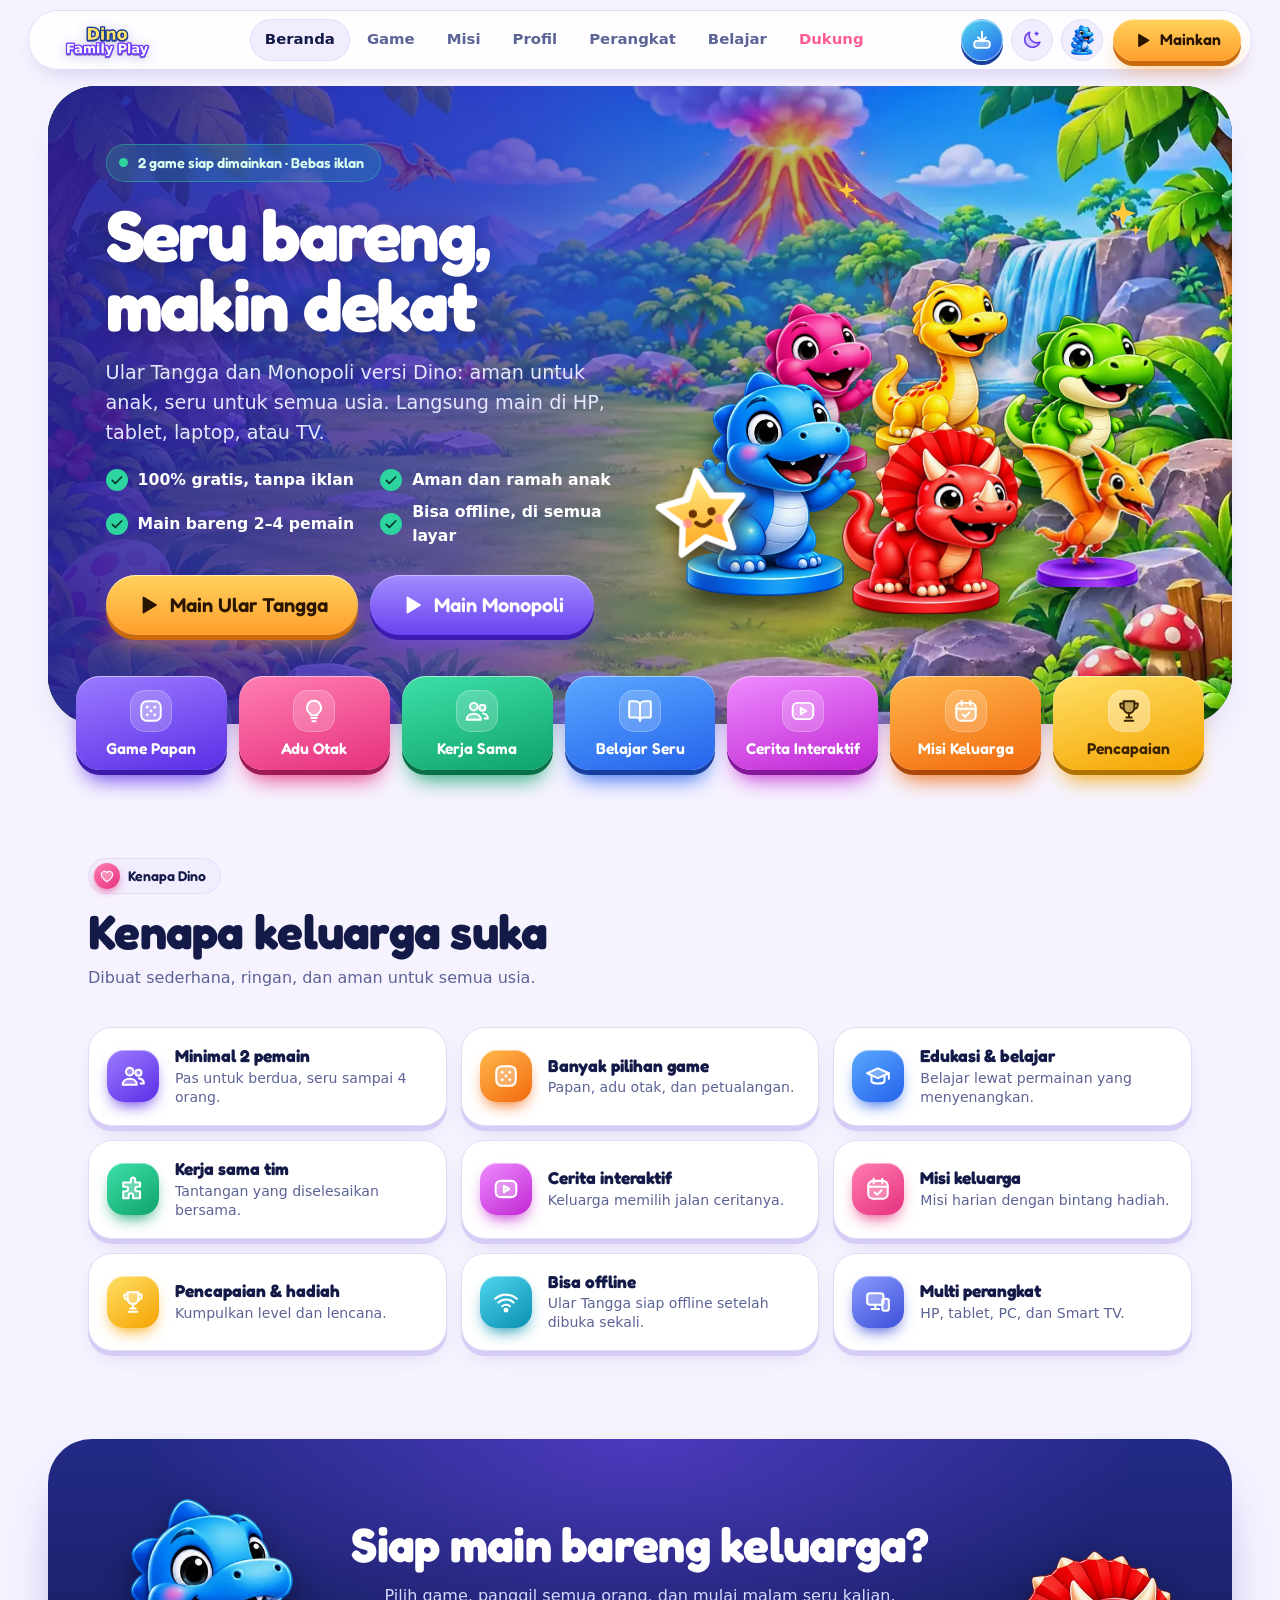
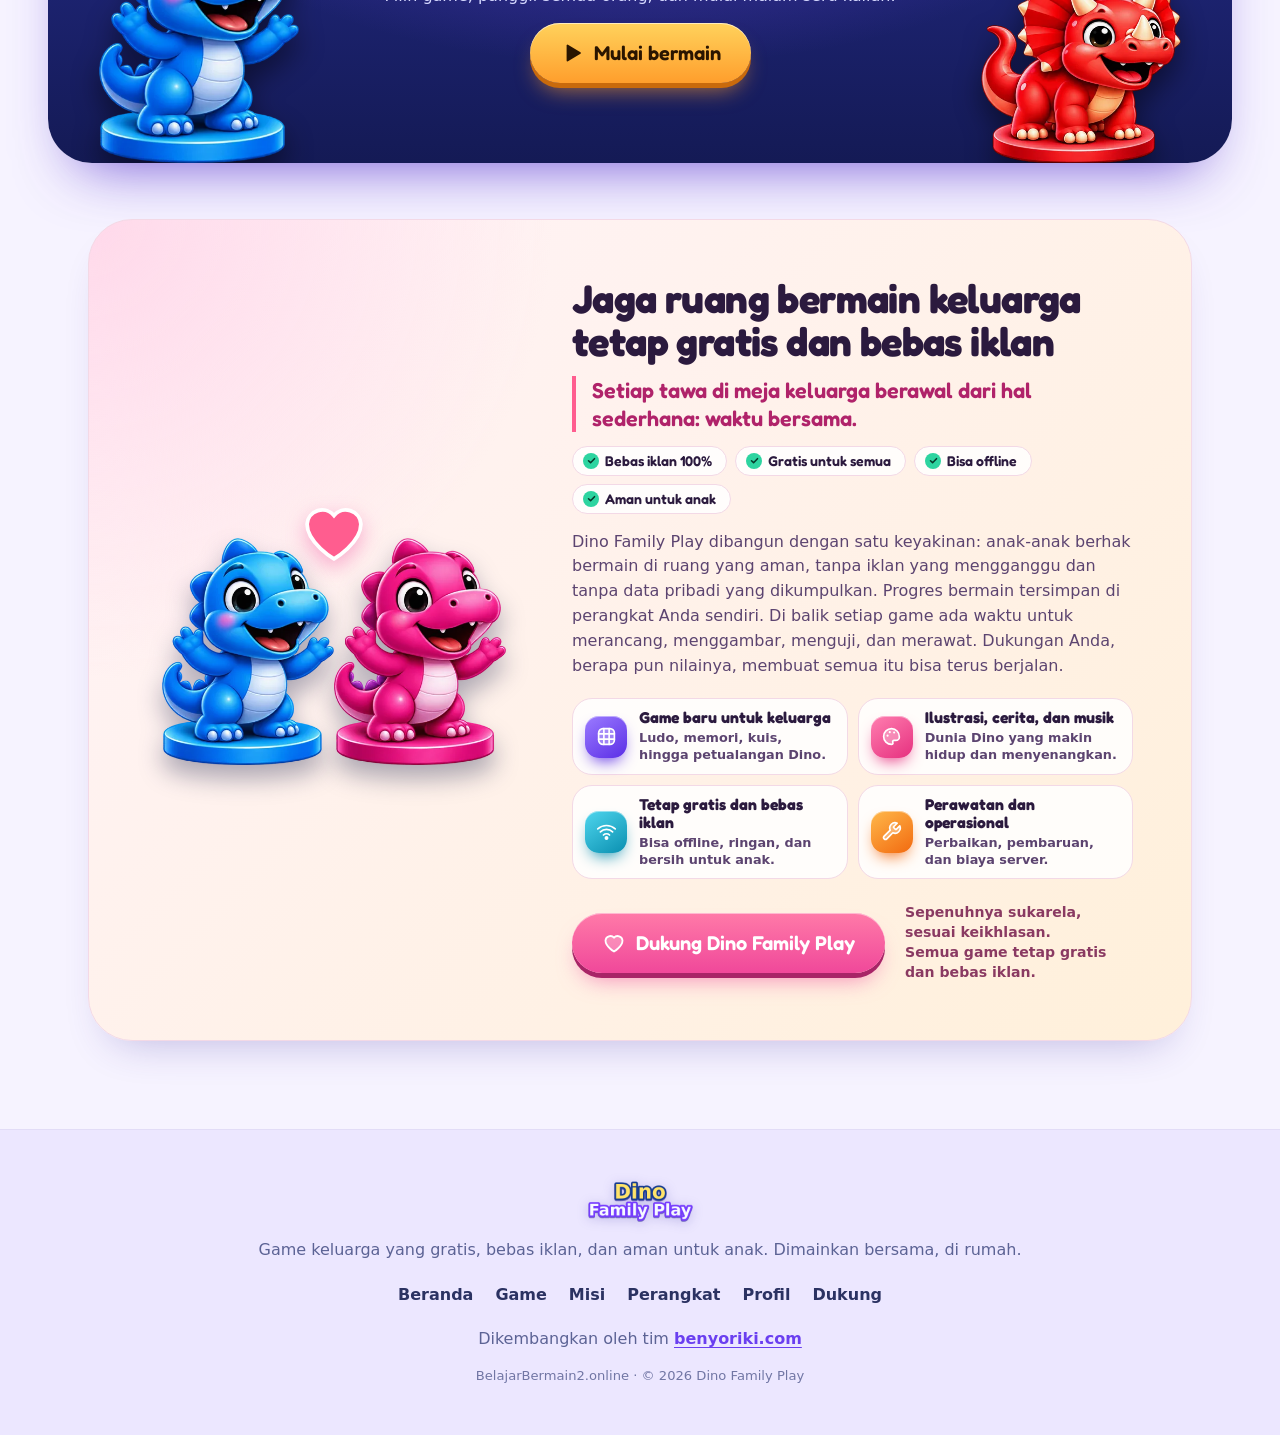
<file: index.html>
<!DOCTYPE html>
<html lang="id" data-theme="dark">
<head>
<meta charset="UTF-8">
<meta name="viewport" content="width=device-width,initial-scale=1,viewport-fit=cover">
<title>Dino Family Play — Game Keluarga Gratis, Tanpa Iklan, Bisa Offline</title>
<meta name="description" content="Dino Family Play: Ular Tangga dan Monopoli versi Dino untuk 2–4 pemain. 100% gratis, tanpa iklan, aman untuk anak, bisa offline. Main di HP, tablet, laptop, atau TV.">
<meta name="theme-color" content="#080C24">
<meta name="color-scheme" content="dark light">
<meta property="og:title" content="Dino Family Play — Seru Bareng, Makin Dekat">
<meta property="og:description" content="Game keluarga versi Dino: gratis, tanpa iklan, aman untuk anak, bisa offline.">
<meta property="og:image" content="https://benyoriki.github.io/2BelajarBermain/assets/preview.jpg">
<meta property="og:type" content="website">
<meta name="twitter:card" content="summary_large_image">
<link rel="icon" type="image/png" href="assets/favicon.png">
<link rel="apple-touch-icon" href="assets/apple-touch-icon.png">
<link rel="manifest" href="manifest.json">
<meta name="mobile-web-app-capable" content="yes">
<meta name="apple-mobile-web-app-capable" content="yes">
<meta name="apple-mobile-web-app-title" content="Dino Play">
<meta name="apple-mobile-web-app-status-bar-style" content="black-translucent">
<link rel="preload" as="font" type="font/woff2" href="assets/fredoka.woff2" crossorigin>
<link rel="preload" as="image" href="assets/hero-jungle.webp" fetchpriority="high">
<script>
/* tema: pilihan tersimpan → mengikuti sistem → gelap. Dijalankan sebelum cat pertama agar tidak berkedip. */
(function(){var d=document.documentElement,t=null;try{t=localStorage.getItem('dfp-theme')}catch(e){}
if(t!=='light'&&t!=='dark'){t=(window.matchMedia&&matchMedia('(prefers-color-scheme: light)').matches)?'light':'dark'}
d.setAttribute('data-theme',t);d.classList.add('js');
var m=document.querySelector('meta[name=theme-color]');if(m)m.content=t==='light'?'#F6F3FF':'#080C24'})();
</script>
<link rel="stylesheet" href="style.css?v=18">
</head>
<body>

<!-- Ikon: satu sprite duotone, dipakai ulang lewat <use> (ringan, ikut warna teks) -->
<svg width="0" height="0" style="position:absolute" aria-hidden="true" focusable="false"><defs>
<symbol id="i-home" viewBox="0 0 24 24"><path d="M3 10.500 12 3l9 7.500V20a1 1 0 0 1-1 1h-5v-6H9v6H4a1 1 0 0 1-1-1z"/></symbol>
<symbol id="i-board" viewBox="0 0 24 24"><rect x="3" y="3" width="18" height="18" rx="5"/><path fill="none" d="M3 9h18M3 15h18M9 3v18M15 3v18"/></symbol>
<symbol id="i-pad" viewBox="0 0 24 24"><path d="M17.320 5H6.680a4 4 0 0 0-3.980 3.590C2.600 9.420 2 14.460 2 16a3 3 0 0 0 3 3c1 0 1.500-.5 2-1l1.410-1.410A2 2 0 0 1 9.830 16h4.340a2 2 0 0 1 1.410.590L17 18c.5.500 1 1 2 1a3 3 0 0 0 3-3c0-1.550-.600-6.580-.690-7.260A4 4 0 0 0 17.320 5z"/><path fill="none" d="M6 11h4M8 9v4M15 12h.01M18 10h.01"/></symbol>
<symbol id="i-star" viewBox="0 0 24 24"><path d="m12 2.500 2.900 6 6.600.9-4.800 4.600 1.200 6.500L12 17.300 6.100 20.500l1.200-6.500L2.500 9.400l6.600-.9z"/></symbol>
<symbol id="i-book" viewBox="0 0 24 24"><path d="M3 18a1 1 0 0 1-1-1V4a1 1 0 0 1 1-1h5a4 4 0 0 1 4 4 4 4 0 0 1 4-4h5a1 1 0 0 1 1 1v13a1 1 0 0 1-1 1h-6a3 3 0 0 0-3 3 3 3 0 0 0-3-3z"/><path fill="none" d="M12 7v14"/></symbol>
<symbol id="i-user" viewBox="0 0 24 24"><circle cx="12" cy="8" r="4"/><path d="M4 20.500c0-4 3.600-6.500 8-6.500s8 2.500 8 6.500z"/></symbol>
<symbol id="i-users" viewBox="0 0 24 24"><circle cx="9" cy="8" r="3.500"/><path d="M2.500 20c0-3.500 3-5.500 6.500-5.500s6.500 2 6.500 5.500z"/><circle cx="17" cy="9" r="2.800"/><path fill="none" d="M17.500 14.200c2.500.3 4.500 1.900 4.500 4.800h-3"/></symbol>
<symbol id="i-sun" viewBox="0 0 24 24"><circle cx="12" cy="12" r="4.200"/><path fill="none" d="M12 2.500v2M12 19.500v2M4.900 4.900l1.400 1.400M17.700 17.700l1.400 1.400M2.500 12h2M19.500 12h2M4.900 19.100l1.400-1.400M17.700 6.300l1.400-1.400"/></symbol>
<symbol id="i-moon" viewBox="0 0 24 24"><path d="M20.500 14.500A8.500 8.500 0 0 1 9.500 3.500a8.500 8.500 0 1 0 11 11z"/><path fill="none" d="M17 3.500v3M15.500 5h3"/></symbol>
<symbol id="i-play" viewBox="0 0 24 24"><path fill-opacity="1" d="M7.500 4.500v15l12.500-7.500z"/></symbol>
<symbol id="i-dice" viewBox="0 0 24 24"><rect x="3" y="3" width="18" height="18" rx="5"/><g fill-opacity="1" stroke="none"><circle cx="8.500" cy="8.500" r="1.300"/><circle cx="15.500" cy="8.500" r="1.300"/><circle cx="12" cy="12" r="1.300"/><circle cx="8.500" cy="15.500" r="1.300"/><circle cx="15.500" cy="15.500" r="1.300"/></g></symbol>
<symbol id="i-bulb" viewBox="0 0 24 24"><path d="M12 2.500a6.500 6.500 0 0 0-3.700 11.800c.5.400.7 1 .7 1.700h6c0-.7.200-1.300.7-1.700A6.500 6.500 0 0 0 12 2.500z"/><path fill="none" d="M9.500 18.500h5M10.500 21.500h3"/></symbol>
<symbol id="i-puzzle" viewBox="0 0 24 24"><path d="M10 3.500a2 2 0 1 1 4 0V6h4.500v4H16a2 2 0 1 0 0 4h2.500v6.500h-6.500V18a2 2 0 1 0-4 0v2.500H3V14h2.500a2 2 0 1 0 0-4H3V6h7z"/></symbol>
<symbol id="i-video" viewBox="0 0 24 24"><rect x="2.500" y="4.500" width="19" height="15" rx="4.500"/><path d="M10 9v6l5-3z"/></symbol>
<symbol id="i-cal" viewBox="0 0 24 24"><rect x="3" y="4.500" width="18" height="16.500" rx="4.500"/><path fill="none" d="M8 2.500v4M16 2.500v4M3 10h18M9 15.200l2.200 2.200 4-4.200"/></symbol>
<symbol id="i-trophy" viewBox="0 0 24 24"><path d="M7 3h10v6a5 5 0 0 1-10 0z"/><path fill="none" d="M7 5H4v2a3 3 0 0 0 3 3M17 5h3v2a3 3 0 0 1-3 3M12 14v4M8 21h8M9.500 18h5"/></symbol>
<symbol id="i-wifi" viewBox="0 0 24 24"><path fill="none" d="M2 9a15 15 0 0 1 20 0M5 12.500a10 10 0 0 1 14 0M8.500 16a5 5 0 0 1 7 0"/><circle cx="12" cy="19.500" r="1.300" fill-opacity="1"/></symbol>
<symbol id="i-devices" viewBox="0 0 24 24"><rect x="2" y="4" width="15" height="10.500" rx="2.500"/><path fill="none" d="M6 18.500h7M9.500 14.500v4"/><rect x="16" y="9" width="6" height="11" rx="2"/></symbol>
<symbol id="i-heart" viewBox="0 0 24 24"><path d="M12 20.500s-8.500-5-8.500-11A4.800 4.800 0 0 1 12 6.800a4.800 4.800 0 0 1 8.500 2.700c0 6-8.500 11-8.500 11z"/></symbol>
<symbol id="i-palette" viewBox="0 0 24 24"><path d="M12 3a9 9 0 1 0 0 18c1.400 0 2-1 1.500-2.200-.5-1.200.2-2.300 1.500-2.300h2A4 4 0 0 0 21 12.500C21 7 17 3 12 3z"/><g fill-opacity="1" stroke="none"><circle cx="7.500" cy="11" r="1.200"/><circle cx="10" cy="7" r="1.200"/><circle cx="15" cy="7.500" r="1.200"/></g></symbol>
<symbol id="i-music" viewBox="0 0 24 24"><path fill="none" d="M9 18V5l11-2v13"/><circle cx="6.500" cy="18" r="2.800"/><circle cx="17.500" cy="16" r="2.800"/></symbol>
<symbol id="i-wrench" viewBox="0 0 24 24"><path d="M14.700 6.300a1 1 0 0 0 0 1.400l1.600 1.600a1 1 0 0 0 1.400 0l3.770-3.770a6 6 0 0 1-7.940 7.940l-6.910 6.910a2.120 2.120 0 0 1-3-3l6.910-6.910a6 6 0 0 1 7.940-7.940l-3.760 3.760z"/></symbol>
<symbol id="i-share" viewBox="0 0 24 24"><path fill="none" d="M12 15V3.500M7.500 7.500 12 3l4.500 4.500M5 12.500v6A2.500 2.500 0 0 0 7.500 21h9a2.500 2.500 0 0 0 2.500-2.500v-6"/></symbol>
<symbol id="i-x" viewBox="0 0 24 24"><path fill="none" d="M6 6l12 12M18 6 6 18"/></symbol>
<symbol id="i-copy" viewBox="0 0 24 24"><rect x="9" y="9" width="12" height="12" rx="3"/><path fill="none" d="M5.500 15H5a2 2 0 0 1-2-2V5a2 2 0 0 1 2-2h8a2 2 0 0 1 2 2v.500"/></symbol>
<symbol id="i-down" viewBox="0 0 24 24"><path fill="none" d="M12 3.500v12M7 11l5 5 5-5M4.500 20.500h15"/></symbol>
<symbol id="i-qr" viewBox="0 0 24 24"><rect x="3" y="3" width="7" height="7" rx="2"/><rect x="14" y="3" width="7" height="7" rx="2"/><rect x="3" y="14" width="7" height="7" rx="2"/><path fill="none" d="M14 14h3v3h-3zM20 14v.01M14 20h3M20 17v4"/></symbol>
<symbol id="i-bank" viewBox="0 0 24 24"><path d="M3 9.500 12 4l9 5.500z"/><path fill="none" d="M5.500 12.500v5.500M10 12.500v5.500M14 12.500v5.500M18.500 12.500v5.500M3 21h18"/></symbol>
<symbol id="i-bolt" viewBox="0 0 24 24"><path d="M13 2.500 4.500 13.500H11l-1 8 8.500-11H12z"/></symbol>
<symbol id="i-menu" viewBox="0 0 24 24"><path fill="none" d="M4 7h16M4 12h16M4 17h16"/></symbol>
<symbol id="i-tv" viewBox="0 0 24 24"><rect x="2.500" y="4" width="19" height="13" rx="3"/><path fill="none" d="M8 21h8M12 17v4"/></symbol>
<symbol id="i-phone" viewBox="0 0 24 24"><rect x="6.500" y="2.500" width="11" height="19" rx="3"/><path fill="none" d="M10.500 18.500h3"/></symbol>
<symbol id="i-tablet" viewBox="0 0 24 24"><rect x="2.500" y="5" width="19" height="14" rx="3.500"/><path fill="none" d="M18.500 12h.01"/></symbol>
<symbol id="i-laptop" viewBox="0 0 24 24"><rect x="4.500" y="5" width="15" height="10.500" rx="2"/><path fill="none" d="M2 19h20"/></symbol>
<symbol id="i-check" viewBox="0 0 24 24"><path fill="none" stroke-width="2.600" d="M5 12.500l4.500 4.500L19 7.500"/></symbol>
<symbol id="i-cap" viewBox="0 0 24 24"><path d="M2 9.500 12 5l10 4.500-10 4.500z"/><path fill="none" d="M6 12v4.500c0 1.400 2.700 2.500 6 2.500s6-1.100 6-2.500V12M22 9.500v5"/></symbol>
<symbol id="i-help" viewBox="0 0 24 24"><circle cx="12" cy="12" r="9"/><path fill="none" d="M9.500 9.500a2.500 2.500 0 1 1 3.500 2.300c-.7.400-1 .9-1 1.700M12 17v.01"/></symbol>
<symbol id="i-spark" viewBox="0 0 24 24"><path d="M12 3l1.800 5.200L19 10l-5.200 1.800L12 17l-1.800-5.200L5 10l5.200-1.800z"/><path d="M19 16l.8 2.200L22 19l-2.200.8L19 22l-.8-2.200L16 19l2.200-.8z"/></symbol>
<linearGradient id="gstar" x1="0" y1="0" x2="0" y2="1"><stop offset="0" stop-color="#FFF08A"/><stop offset="1" stop-color="#FFA41B"/></linearGradient>
<symbol id="i-bigstar" viewBox="0 0 24 24"><path d="m12 1.8 3 6.2 6.8 1-4.9 4.800 1.150 6.800L12 17.400l-6.050 3.200 1.150-6.800L2.200 9l6.800-1z" fill="url(#gstar)" stroke="#fff" stroke-width="1.500" stroke-linejoin="round"/><path d="M8.600 7.600 10 5.200" stroke="#fff" stroke-width="1.300" stroke-linecap="round" opacity=".75" fill="none"/><circle cx="9.800" cy="11.600" r=".95" fill="#6b3300"/><circle cx="14.200" cy="11.600" r=".95" fill="#6b3300"/><circle cx="8.300" cy="13.600" r="1.100" fill="#ff7a9a" opacity=".6"/><circle cx="15.700" cy="13.600" r="1.100" fill="#ff7a9a" opacity=".6"/><path d="M10.300 13.800q1.700 1.700 3.400 0" stroke="#6b3300" stroke-width="1" stroke-linecap="round" fill="none"/></symbol>
<symbol id="i-install" viewBox="0 0 24 24"><rect x="3.500" y="13" width="17" height="7.500" rx="3"/><path fill="none" stroke-width="2.200" d="M12 3v10M7.800 9.200 12 13.400l4.200-4.200"/></symbol>
<symbol id="i-camera" viewBox="0 0 24 24"><path d="M4 8a2 2 0 0 1 2-2h1.500l1.200-1.800A1 1 0 0 1 9.500 4h5a1 1 0 0 1 .8.400L16.500 6H18a2 2 0 0 1 2 2v9a2 2 0 0 1-2 2H6a2 2 0 0 1-2-2z"/><circle cx="12" cy="12.500" r="3.300" fill="none"/></symbol>
<symbol id="i-rotate" viewBox="0 0 24 24"><path fill="none" d="M20 12a8 8 0 1 1-2.600-5.900M20 4v4.500h-4.500"/></symbol>
<symbol id="i-trash" viewBox="0 0 24 24"><path d="M5.500 7h13l-1 12.500a2 2 0 0 1-2 1.800H8.500a2 2 0 0 1-2-1.800z"/><path fill="none" d="M4 7h16M9.500 7V4.500h5V7M10 11v6M14 11v6"/></symbol>
<symbol id="i-img" viewBox="0 0 24 24"><rect x="3" y="4" width="18" height="16" rx="4"/><path fill="none" d="m4 17 5-5 4 4 3-3 4 4"/><circle cx="16" cy="9" r="1.500" fill="none"/></symbol>
</defs></svg>

<a class="skip" href="#main">Lewati ke konten</a>

<header class="top" id="top">
  <i class="sp" id="sp" aria-hidden="true"></i>
  <a class="brand" href="#beranda" aria-label="Dino Family Play — beranda"><img src="assets/logo.png" alt="Dino Family Play" width="900" height="300"></a>
  <nav id="nav" aria-label="Menu utama">
    <a href="#beranda" class="on"><svg class="ic" aria-hidden="true"><use href="#i-home"/></svg>Beranda</a>
    <a href="#game"><svg class="ic" aria-hidden="true"><use href="#i-board"/></svg>Game</a>
    <a href="#misi"><svg class="ic" aria-hidden="true"><use href="#i-cal"/></svg>Misi</a>
    <a href="#profil"><svg class="ic" aria-hidden="true"><use href="#i-user"/></svg>Profil</a>
    <a href="#perangkat"><svg class="ic" aria-hidden="true"><use href="#i-devices"/></svg>Perangkat</a>
    <a href="#segera"><svg class="ic" aria-hidden="true"><use href="#i-book"/></svg>Belajar</a>
    <a href="#dukung" class="nav-dukung"><svg class="ic" aria-hidden="true"><use href="#i-heart"/></svg>Dukung</a>
  </nav>
  <div class="tools">
    <a class="icon-btn inst-btn" href="#instal" id="inst-top" data-inst aria-label="Instal aplikasi" title="Instal aplikasi"><svg class="ic" aria-hidden="true"><use href="#i-install"/></svg></a>
    <button class="icon-btn theme-btn" id="theme" type="button" aria-label="Ganti ke tema terang" title="Ganti tema"><svg class="ic t-sun" aria-hidden="true"><use href="#i-sun"/></svg><svg class="ic t-moon" aria-hidden="true"><use href="#i-moon"/></svg></button>
    <a class="icon-btn prof-btn" href="#profil" aria-label="Profil pemain"><img class="pf-av" src="assets/dino-blue.webp" alt="" width="30" height="30"></a>
    <a class="btn sm play-top" href="#game"><svg class="ic" aria-hidden="true"><use href="#i-play"/></svg>Mainkan</a>
    <button class="icon-btn burger" id="burger" type="button" aria-label="Buka menu" aria-expanded="false" aria-controls="nav"><svg class="ic" aria-hidden="true"><use href="#i-menu"/></svg></button>
  </div>
</header>

<main id="main">

<div class="view" data-v="beranda">
<!-- HERO -->
<section class="hero" id="beranda">
  <div class="hero-card">
    <div class="hero-copy">
      <p class="pill"><i class="live" aria-hidden="true"></i>2 game siap dimainkan · Bebas iklan</p>
      <h1>Seru bareng, makin dekat</h1>
      <p class="lead">Ular Tangga dan Monopoli versi Dino: aman untuk anak, seru untuk semua usia. Langsung main di HP, tablet, laptop, atau TV.</p>
      <ul class="ticks">
        <li><svg class="ic" aria-hidden="true"><use href="#i-check"/></svg>100% gratis, tanpa iklan</li>
        <li><svg class="ic" aria-hidden="true"><use href="#i-check"/></svg>Aman dan ramah anak</li>
        <li><svg class="ic" aria-hidden="true"><use href="#i-check"/></svg>Main bareng 2–4 pemain</li>
        <li><svg class="ic" aria-hidden="true"><use href="#i-check"/></svg>Bisa offline, di semua layar</li>
      </ul>
      <div class="cta">
        <a class="btn big" data-play data-g="0" href="#game"><svg class="ic" aria-hidden="true"><use href="#i-play"/></svg><span><span class="mp">Main </span>Ular Tangga</span></a>
        <a class="btn big alt" data-play data-g="1" href="#game"><svg class="ic" aria-hidden="true"><use href="#i-play"/></svg><span><span class="mp">Main </span>Monopoli</span></a>
      </div>
    </div>
    <div class="crew" aria-hidden="true">
      <img class="c c-pink" src="assets/dino-pink.webp" alt="" width="319" height="420">
      <img class="c c-yellow" src="assets/dino-yellow.webp" alt="" width="326" height="420">
      <img class="c c-green" src="assets/dino-green.webp" alt="" width="363" height="420">
      <img class="c c-blue" src="assets/dino-blue.webp" alt="" width="319" height="420">
      <img class="c c-red" src="assets/dino-red.webp" alt="" width="397" height="420">
      <img class="c c-ptero" src="assets/dino-pterodactyl.webp" alt="" width="300" height="295">
      <svg class="dice" viewBox="0 0 24 24" aria-hidden="true"><use href="#i-bigstar"/></svg>
      <svg class="spk s1" viewBox="0 0 24 24"><use href="#i-spark"/></svg>
      <svg class="spk s2" viewBox="0 0 24 24"><use href="#i-spark"/></svg>
    </div>
  </div>
  <nav class="cats" aria-label="Kategori cepat">
    <a class="cat" style="--c1:#9B7BFF;--c2:#5B2EE6;--c3:#3B1BA8" href="#game" data-filter="papan"><i><svg class="ic" aria-hidden="true"><use href="#i-dice"/></svg></i>Game Papan</a>
    <a class="cat" style="--c1:#FF7FB0;--c2:#E6307F;--c3:#9E1A55" href="#game" data-filter="otak"><i><svg class="ic" aria-hidden="true"><use href="#i-bulb"/></svg></i>Adu Otak</a>
    <a class="cat" style="--c1:#3EE0A8;--c2:#0FA36B;--c3:#0A7048" href="#misi"><i><svg class="ic" aria-hidden="true"><use href="#i-users"/></svg></i>Kerja Sama</a>
    <a class="cat" style="--c1:#59A8FF;--c2:#2563EB;--c3:#173F9E" href="#segera"><i><svg class="ic" aria-hidden="true"><use href="#i-book"/></svg></i>Belajar Seru</a>
    <a class="cat" style="--c1:#EE8CFF;--c2:#C026D3;--c3:#85179A" href="#segera"><i><svg class="ic" aria-hidden="true"><use href="#i-video"/></svg></i>Cerita Interaktif</a>
    <a class="cat" style="--c1:#FFB84A;--c2:#F26A10;--c3:#AE470A" href="#misi"><i><svg class="ic" aria-hidden="true"><use href="#i-cal"/></svg></i>Misi Keluarga</a>
    <a class="cat gold" style="--c1:#FFE066;--c2:#F5A300;--c3:#B07300" href="#profil"><i><svg class="ic" aria-hidden="true"><use href="#i-trophy"/></svg></i>Pencapaian</a>
  </nav>
</section>

<!-- FITUR -->
<section class="sec" id="fitur">
  <div class="head rv"><span class="eyebrow" style="--c1:#FF7FB0;--c2:#E6307F"><svg class="ic" aria-hidden="true"><use href="#i-heart"/></svg>Kenapa Dino</span><h2>Kenapa keluarga suka</h2><p class="sub">Dibuat sederhana, ringan, dan aman untuk semua usia.</p></div>
  <ul class="feat-grid">
    <li class="rv" style="--c1:#9B7BFF;--c2:#5B2EE6"><span class="tile"><svg class="ic" aria-hidden="true"><use href="#i-users"/></svg></span><b>Minimal 2 pemain</b><small>Pas untuk berdua, seru sampai 4 orang.</small></li>
    <li class="rv" style="--c1:#FFB84A;--c2:#F26A10"><span class="tile"><svg class="ic" aria-hidden="true"><use href="#i-dice"/></svg></span><b>Banyak pilihan game</b><small>Papan, adu otak, dan petualangan.</small></li>
    <li class="rv" style="--c1:#59A8FF;--c2:#2563EB"><span class="tile"><svg class="ic" aria-hidden="true"><use href="#i-cap"/></svg></span><b>Edukasi &amp; belajar</b><small>Belajar lewat permainan yang menyenangkan.</small></li>
    <li class="rv" style="--c1:#3EE0A8;--c2:#0FA36B"><span class="tile"><svg class="ic" aria-hidden="true"><use href="#i-puzzle"/></svg></span><b>Kerja sama tim</b><small>Tantangan yang diselesaikan bersama.</small></li>
    <li class="rv" style="--c1:#EE8CFF;--c2:#C026D3"><span class="tile"><svg class="ic" aria-hidden="true"><use href="#i-video"/></svg></span><b>Cerita interaktif</b><small>Keluarga memilih jalan ceritanya.</small></li>
    <li class="rv" style="--c1:#FF7FB0;--c2:#E6307F"><span class="tile"><svg class="ic" aria-hidden="true"><use href="#i-cal"/></svg></span><b>Misi keluarga</b><small>Misi harian dengan bintang hadiah.</small></li>
    <li class="rv" style="--c1:#FFE066;--c2:#F5A300"><span class="tile"><svg class="ic" aria-hidden="true"><use href="#i-trophy"/></svg></span><b>Pencapaian &amp; hadiah</b><small>Kumpulkan level dan lencana.</small></li>
    <li class="rv" style="--c1:#4FD6EE;--c2:#0A8FB0"><span class="tile"><svg class="ic" aria-hidden="true"><use href="#i-wifi"/></svg></span><b>Bisa offline</b><small>Ular Tangga siap offline setelah dibuka sekali.</small></li>
    <li class="rv" style="--c1:#8B9BFF;--c2:#3D4FD8"><span class="tile"><svg class="ic" aria-hidden="true"><use href="#i-devices"/></svg></span><b>Multi perangkat</b><small>HP, tablet, PC, dan Smart TV.</small></li>
  </ul>
</section>

<!-- CTA AKHIR -->
<section class="final">
  <div class="final-in rv">
    <img class="fd1" src="assets/dino-blue.webp" alt="" width="319" height="420" loading="lazy">
    <div><h2>Siap main bareng keluarga?</h2><p>Pilih game, panggil semua orang, dan mulai malam seru kalian.</p><a class="btn big" href="#game"><svg class="ic" aria-hidden="true"><use href="#i-play"/></svg>Mulai bermain</a></div>
    <img class="fd2" src="assets/dino-red.webp" alt="" width="397" height="420" loading="lazy">
  </div>
</section>

<!-- DUKUNGAN (tepat di bawah "Siap main bareng keluarga?") -->
<section class="sec" id="dukung">
  <div class="donate rv">
    <div class="dn-art" aria-hidden="true"><img src="assets/dino-blue.webp" alt="" width="319" height="420" loading="lazy"><svg class="dn-heart" viewBox="0 0 24 24"><use href="#i-heart"/></svg><img src="assets/dino-pink.webp" alt="" width="319" height="420" loading="lazy"></div>
    <div class="dn-body">
      <h2>Jaga ruang bermain keluarga tetap gratis dan bebas iklan</h2>
      <p class="dn-quote">Setiap tawa di meja keluarga berawal dari hal sederhana: waktu bersama.</p>
      <ul class="dn-badges" aria-label="Komitmen kami"><li>Bebas iklan 100%</li><li>Gratis untuk semua</li><li>Bisa offline</li><li>Aman untuk anak</li></ul>
      <p class="dn-p">Dino Family Play dibangun dengan satu keyakinan: anak-anak berhak bermain di ruang yang aman, tanpa iklan yang mengganggu dan tanpa data pribadi yang dikumpulkan. Progres bermain tersimpan di perangkat Anda sendiri. Di balik setiap game ada waktu untuk merancang, menggambar, menguji, dan merawat. Dukungan Anda, berapa pun nilainya, membuat semua itu bisa terus berjalan.</p>
      <ul class="dn-list">
        <li><span class="tile" style="--c1:#9B7BFF;--c2:#5B2EE6"><svg class="ic" aria-hidden="true"><use href="#i-board"/></svg></span><span><b>Game baru untuk keluarga</b><small>Ludo, memori, kuis, hingga petualangan Dino.</small></span></li>
        <li><span class="tile" style="--c1:#FF7FB0;--c2:#E6307F"><svg class="ic" aria-hidden="true"><use href="#i-palette"/></svg></span><span><b>Ilustrasi, cerita, dan musik</b><small>Dunia Dino yang makin hidup dan menyenangkan.</small></span></li>
        <li><span class="tile" style="--c1:#4FD6EE;--c2:#0A8FB0"><svg class="ic" aria-hidden="true"><use href="#i-wifi"/></svg></span><span><b>Tetap gratis dan bebas iklan</b><small>Bisa offline, ringan, dan bersih untuk anak.</small></span></li>
        <li><span class="tile" style="--c1:#FFB84A;--c2:#F26A10"><svg class="ic" aria-hidden="true"><use href="#i-wrench"/></svg></span><span><b>Perawatan dan operasional</b><small>Perbaikan, pembaruan, dan biaya server.</small></span></li>
      </ul>
      <div class="dn-cta">
        <button class="btn big dn-btn" type="button" data-donate><svg class="ic" aria-hidden="true"><use href="#i-heart"/></svg>Dukung Dino Family Play</button>
        <p class="dn-note">Sepenuhnya sukarela, sesuai keikhlasan.<br>Semua game tetap gratis dan bebas iklan.</p>
      </div>
    </div>
  </div>
</section>
</div>

<div class="view" data-v="game">
<!-- GAME -->
<section class="sec" id="game">
  <div class="head row rv"><div><span class="eyebrow" style="--c1:#9B7BFF;--c2:#5B2EE6"><svg class="ic" aria-hidden="true"><use href="#i-board"/></svg>Game</span><h2>Pilih game malam ini</h2><p class="sub">Dua game sudah siap. Sisanya sedang dibuat satu per satu.</p></div>
  <div class="chips" role="group" aria-label="Filter game">
    <button class="chip on" data-f="all" aria-pressed="true">Semua</button><button class="chip" data-f="ready" aria-pressed="false">Siap main</button><button class="chip" data-f="papan" aria-pressed="false">Papan</button><button class="chip" data-f="otak" aria-pressed="false">Adu otak</button>
  </div></div>
  <div class="games" id="games" aria-live="polite"></div>
</section>

</div>

<div class="view" data-v="misi">
<!-- MISI -->
<section class="sec" id="misi">
  <div class="mission rv">
    <div class="mission-art" aria-hidden="true"><img src="assets/dino-green.webp" alt="" width="363" height="420" loading="lazy"><img src="assets/dino-pink.webp" alt="" width="319" height="420" loading="lazy"></div>
    <div class="mission-body">
      <h2>Misi keluarga hari ini</h2>
      <p class="sub">Ketuk misi yang sudah kalian selesaikan. Progres tersimpan di perangkat ini dan diatur ulang setiap hari.</p>
      <ul class="missions" id="missions">
        <li><button type="button" class="m" data-s="1" aria-pressed="false"><span class="tile" style="--c1:#9B7BFF;--c2:#5B2EE6"><svg class="ic" aria-hidden="true"><use href="#i-board"/></svg></span><span class="mt"><b>Main bersama</b><small>Satu ronde game papan malam ini</small></span><i>+1 ★</i><em class="ck" aria-hidden="true"></em></button></li>
        <li><button type="button" class="m" data-s="2" aria-pressed="false"><span class="tile" style="--c1:#59A8FF;--c2:#2563EB"><svg class="ic" aria-hidden="true"><use href="#i-book"/></svg></span><span class="mt"><b>Belajar bersama</b><small>Jawab 5 kuis sebagai satu tim</small></span><i>+2 ★</i><em class="ck" aria-hidden="true"></em></button></li>
        <li><button type="button" class="m" data-s="3" aria-pressed="false"><span class="tile" style="--c1:#3EE0A8;--c2:#0FA36B"><svg class="ic" aria-hidden="true"><use href="#i-users"/></svg></span><span class="mt"><b>Kerja sama</b><small>Selesaikan tantangan tanpa saling skip</small></span><i>+3 ★</i><em class="ck" aria-hidden="true"></em></button></li>
      </ul>
      <div class="progress"><div class="pl"><b>Bintang hari ini</b><span id="pval">0 / 6</span></div><div class="bar" role="progressbar" aria-label="Bintang hari ini" aria-valuemin="0" aria-valuemax="6" aria-valuenow="0" id="pbar"><i id="pfill" style="width:0"></i></div></div>
      <p class="reward" id="reward"><svg class="ic" aria-hidden="true"><use href="#i-trophy"/></svg><span id="rtxt">Selesaikan misi pertama untuk membuka bintang!</span></p>
    </div>
  </div>
</section>

<!-- CARA MAIN -->
<section class="sec" id="cara">
  <div class="head rv"><span class="eyebrow" style="--c1:#FFB84A;--c2:#F26A10"><svg class="ic" aria-hidden="true"><use href="#i-play"/></svg>Cara main</span><h2>Mulai main dalam 3 langkah</h2></div>
  <ol class="steps">
    <li class="rv"><span class="n">1</span><div><h3>Pilih game</h3><p>Ular Tangga untuk yang ingin santai, Monopoli untuk yang suka bersaing.</p></div></li>
    <li class="rv"><span class="n">2</span><div><h3>Kumpulkan keluarga</h3><p>Ajak 2–4 pemain. Satu layar cukup: HP, tablet, laptop, atau TV.</p></div></li>
    <li class="rv"><span class="n">3</span><div><h3>Main dan kumpulkan bintang</h3><p>Selesaikan misi harian bersama, lalu rayakan kemenangannya.</p></div></li>
  </ol>
</section>

</div>

<div class="view" data-v="profil">
<!-- PROFIL (menyatu di halaman, tanpa jendela baru) -->
<section class="sec" id="profil">
  <div class="head rv"><span class="eyebrow" style="--c1:#59A8FF;--c2:#2563EB"><svg class="ic" aria-hidden="true"><use href="#i-user"/></svg>Profil</span><h2>Kartu pemain kamu</h2><p class="sub">Ganti nama dan karakter, kumpulkan bintang, dan buka lencana. Semua tersimpan di perangkat ini.</p></div>
  <div class="pcard rv" id="profile">
    <div class="pc-left">
      <header class="pf-hero">
        <i class="pf-blob b1" aria-hidden="true"></i><i class="pf-blob b2" aria-hidden="true"></i>
        <p class="pf-eyebrow">Kartu Pemain</p>
        <div class="pf-stage">
          <div class="pf-orbit" aria-hidden="true"><i style="--r:0deg"></i><i style="--r:120deg"></i><i style="--r:240deg"></i></div>
          <div class="pf-ring" id="pf-ring" style="--p:0"><div class="pf-disc"><img id="pf-big" src="assets/dino-blue.webp" alt="" width="319" height="420"></div></div>
          <span class="pf-lvbadge" id="pf-lvn">1</span>
          <button type="button" class="pf-cam" id="pf-cam" aria-label="Ubah foto profil" title="Ubah foto profil"><svg class="ic" aria-hidden="true"><use href="#i-camera"/></svg></button>
        </div>
        <h3 id="pf-t">Pemain Dino</h3>
        <p class="pf-rank" id="pf-rank">Telur Dino</p>
        <div class="pf-xp">
          <div class="pf-xl"><b id="pf-l1">Lv 1</b><span id="pf-xv">0 / 5 ★</span><b id="pf-l2">Lv 2</b></div>
          <div class="pf-bar" role="progressbar" aria-label="Menuju level berikutnya" id="pf-bar" aria-valuemin="0" aria-valuemax="5" aria-valuenow="0"><i id="pf-fill"></i></div>
          <small id="pf-next">5 bintang lagi menuju Lv 2</small>
        </div>
      </header>
      <section class="pf-bento" aria-label="Statistik">
        <div class="t-big"><svg class="ic" aria-hidden="true"><use href="#i-star"/></svg><b id="st-total">0</b><span>Total bintang</span></div>
        <div><span class="ti" style="--c1:#FFB84A;--c2:#F26A10"><svg class="ic" aria-hidden="true"><use href="#i-cal"/></svg></span><b id="st-today">0/6</b><span>Bintang hari ini</span></div>
        <div><span class="ti" style="--c1:#9B7BFF;--c2:#5B2EE6"><svg class="ic" aria-hidden="true"><use href="#i-board"/></svg></span><b id="st-plays">0</b><span>Game dimainkan</span></div>
        <div class="t-week">
          <div class="wk-h"><span><svg class="ic" aria-hidden="true"><use href="#i-bolt"/></svg><b id="st-streak">0</b> hari beruntun</span><small>7 hari terakhir</small></div>
          <ol class="wk" id="pf-week"></ol>
        </div>
      </section>
    </div>
    <div class="pc-right">
      <section class="pf-sec">
        <h4>Nama pemain</h4>
        <label class="pf-name"><span class="sr">Nama pemain</span><input id="pf-input" type="text" maxlength="16" placeholder="Tulis namamu" autocomplete="off" enterkeyhint="done"><em id="pf-saved" aria-live="polite">Tersimpan ✓</em></label>
      </section>

      <section class="pf-sec pp-ctl">
        <h4>Foto profil</h4>
        <div class="pp">
          <span class="pp-thumb" id="pp-thumb" aria-hidden="true"><img id="pp-img" alt="" hidden><svg class="ic"><use href="#i-camera"/></svg></span>
          <div class="pp-txt"><b id="pp-t">Belum ada foto</b><small id="pp-s">Pilih dari galeri atau kamera, lalu atur posisinya.</small></div>
        </div>
        <div class="pp-btns">
          <button class="btn sm" type="button" id="pp-add"><svg class="ic" aria-hidden="true"><use href="#i-camera"/></svg><span id="pp-addt">Tambah foto</span></button>
          <button class="btn sm ghost" type="button" id="pp-use" hidden>Pakai foto</button>
          <button class="btn sm ghost" type="button" id="pp-del" hidden><svg class="ic" aria-hidden="true"><use href="#i-trash"/></svg>Hapus</button>
        </div>
        <input type="file" id="pf-file" accept="image/*" hidden>
      </section>

      <section class="pf-sec">
        <h4>Pilih karakter</h4>
        <div class="pf-avs" role="radiogroup" aria-label="Pilih karakter">
          <button type="button" role="radio" data-av="dino-blue"><img src="assets/dino-blue.webp" alt="" width="319" height="420"><span>Biru</span></button>
          <button type="button" role="radio" data-av="dino-pink"><img src="assets/dino-pink.webp" alt="" width="319" height="420"><span>Pink</span></button>
          <button type="button" role="radio" data-av="dino-green"><img src="assets/dino-green.webp" alt="" width="363" height="420"><span>Hijau</span></button>
          <button type="button" role="radio" data-av="dino-red"><img src="assets/dino-red.webp" alt="" width="397" height="420"><span>Merah</span></button>
          <button type="button" role="radio" data-av="dino-yellow"><img src="assets/dino-yellow.webp" alt="" width="326" height="420"><span>Kuning</span></button>
          <button type="button" role="radio" data-av="dino-pterodactyl"><img src="assets/dino-pterodactyl.webp" alt="" width="300" height="295"><span>Ptero</span></button>
        </div>
      </section>

      <section class="pf-sec">
        <h4>Lencana <small id="bd-count">0/6</small></h4>
        <ul class="pf-badges" id="pf-badges"></ul>
      </section>

      
      <div class="pf-actions">
        <button class="btn ghost pf-share" type="button" id="pf-share"><svg class="ic" aria-hidden="true"><use href="#i-share"/></svg>Bagikan</button>
        <a class="btn pf-cta" href="#misi" id="pf-go"><svg class="ic" aria-hidden="true"><use href="#i-star"/></svg>Kumpulkan Bintang</a>
      </div>
      <div class="pf-foot">
        <p class="pf-note">Profil dan progres tersimpan di perangkat ini.</p>
        <button class="pf-reset" type="button" id="pf-reset">Atur ulang profil</button>
        <div class="pf-confirm" id="pf-confirm" hidden>
          <p><b>Atur ulang semuanya?</b> Nama, foto, karakter, bintang, dan lencana di perangkat ini akan dihapus.</p>
          <div><button type="button" class="btn sm ghost" id="pf-no">Batal</button><button type="button" class="btn sm pf-danger" id="pf-yes">Ya, atur ulang</button></div>
        </div>
      </div>
    </div>
  </div>
</section>

</div>

<div class="view" data-v="belajar">
<!-- SEGERA -->
<section class="sec" id="segera">
  <div class="head rv"><span class="eyebrow" style="--c1:#EE8CFF;--c2:#C026D3"><svg class="ic" aria-hidden="true"><use href="#i-spark"/></svg>Segera hadir</span><h2>Segera: bermain sambil belajar</h2><p class="sub">Tiga fitur yang sedang disiapkan.</p></div>
  <div class="feats">
    <button class="feat rv" type="button" style="--c1:#59A8FF;--c2:#2563EB" data-modal="Belajar Seru"><span class="tile"><svg class="ic" aria-hidden="true"><use href="#i-book"/></svg></span><span><b>Belajar Seru</b><small>Matematika, bahasa, dan logika dalam bentuk permainan.</small></span></button>
    <button class="feat rv" type="button" style="--c1:#EE8CFF;--c2:#C026D3" data-modal="Cerita Interaktif"><span class="tile"><svg class="ic" aria-hidden="true"><use href="#i-video"/></svg></span><span><b>Cerita Interaktif</b><small>Dongeng petualangan, keluarga memilih jalan ceritanya.</small></span></button>
    <button class="feat rv" type="button" style="--c1:#FFE066;--c2:#F5A300" data-modal="Album Pencapaian"><span class="tile"><svg class="ic" aria-hidden="true"><use href="#i-trophy"/></svg></span><span><b>Album Pencapaian</b><small>Koleksi bintang, level, dan hadiah dari setiap permainan.</small></span></button>
  </div>
  <aside class="learn-tip rv"><img src="assets/dino-pterodactyl.webp" alt="" width="300" height="295" loading="lazy"><div><b>Sambil menunggu, belajar lewat game</b><p>Ular Tangga melatih berhitung dan sabar menunggu giliran. Monopoli melatih mengatur uang dan strategi.</p><a class="btn sm" href="#game"><svg class="ic" aria-hidden="true"><use href="#i-play"/></svg>Buka game</a></div></aside>
</section>

</div>

<div class="view" data-v="perangkat">
<!-- PERANGKAT -->
<section class="sec" id="perangkat">
  <div class="dev">
    <div class="dev-copy rv">
      <span class="eyebrow" style="--c1:#59A8FF;--c2:#2563EB"><svg class="ic" aria-hidden="true"><use href="#i-devices"/></svg>Perangkat</span><h2>Satu portal, semua layar</h2>
      <p class="sub">Tampilan menyesuaikan diri otomatis. Di TV, menu pindah ke samping dan semuanya bisa dikendalikan dengan remote.</p>
      <ul class="dev-list">
        <li data-d="ph"><span class="tile"><svg class="ic" aria-hidden="true"><use href="#i-phone"/></svg></span><div><b>HP</b><span>Tombol besar dan menu bawah, nyaman satu tangan</span></div></li>
        <li data-d="tab"><span class="tile"><svg class="ic" aria-hidden="true"><use href="#i-tablet"/></svg></span><div><b>Tablet</b><span>Layar lega untuk main berdua</span></div></li>
        <li data-d="pc"><span class="tile"><svg class="ic" aria-hidden="true"><use href="#i-laptop"/></svg></span><div><b>Laptop / PC</b><span>Semua game terlihat sekaligus</span></div></li>
        <li data-d="tv"><span class="tile"><svg class="ic" aria-hidden="true"><use href="#i-tv"/></svg></span><div><b>Smart TV</b><span>Mode TV dengan tombol arah dan OK di remote</span></div></li>
      </ul>
      <button class="btn ghost tvbtn" type="button" id="tvtoggle">Coba Mode TV</button>
    </div>
    <div class="stage rv" id="stage" aria-hidden="true">
      <figure class="d d-tv" data-d="tv"><div class="bz"><div class="scr"><img class="sk-d" src="assets/scr-tv-dark.webp" alt="" width="960" height="540" loading="lazy"><img class="sk-l" src="assets/scr-tv-light.webp" alt="" width="960" height="540" loading="lazy"></div></div><i class="stand"></i><figcaption class="lb">Smart TV</figcaption></figure>
      <figure class="d d-pc" data-d="pc"><div class="bz"><div class="scr"><img class="sk-d" src="assets/scr-pc-dark.webp" alt="" width="960" height="600" loading="lazy"><img class="sk-l" src="assets/scr-pc-light.webp" alt="" width="960" height="600" loading="lazy"></div></div><i class="base"></i><figcaption class="lb">Laptop / PC</figcaption></figure>
      <figure class="d d-tab" data-d="tab"><div class="bz"><div class="scr"><img class="sk-d" src="assets/scr-tab-dark.webp" alt="" width="800" height="600" loading="lazy"><img class="sk-l" src="assets/scr-tab-light.webp" alt="" width="800" height="600" loading="lazy"></div></div><figcaption class="lb">Tablet</figcaption></figure>
      <figure class="d d-ph" data-d="ph"><div class="bz"><div class="scr"><img class="sk-d" src="assets/scr-ph-dark.webp" alt="" width="300" height="650" loading="lazy"><img class="sk-l" src="assets/scr-ph-light.webp" alt="" width="300" height="650" loading="lazy"></div></div><figcaption class="lb">HP</figcaption></figure>
    </div>
  </div>
</section>

<!-- INSTAL PWA -->
<section class="sec" id="instal">
  <div class="inst rv">
    <div class="inst-art" aria-hidden="true">
      <div class="inst-ico"><img src="assets/icon-192.png" alt="" width="192" height="192" loading="lazy"><span class="inst-arrow"><svg class="ic"><use href="#i-install"/></svg></span></div>
    </div>
    <div class="inst-body">
      <span class="eyebrow" style="--c1:#3EE0A8;--c2:#0FA36B"><svg class="ic" aria-hidden="true"><use href="#i-install"/></svg>Instal gratis</span>
      <h2>Pasang di layar utama</h2>
      <p class="sub">Buka seperti aplikasi: layar penuh, lebih cepat, tanpa toko aplikasi dan hampir tanpa memakan memori.</p>
      <div class="inst-cta">
        <button class="btn big inst-go" type="button" id="inst-main" data-inst><svg class="ic" aria-hidden="true"><use href="#i-install"/></svg>Instal Aplikasi</button>
        <button class="btn ghost" type="button" id="inst-copy"><svg class="ic" aria-hidden="true"><use href="#i-copy"/></svg>Salin tautan</button>
      </div>
      <p class="inst-st" id="inst-st" aria-live="polite"></p>
      <div class="itabs" role="tablist" aria-label="Pilih perangkat">
        <button type="button" role="tab" data-p="and" aria-selected="true"><svg class="ic" aria-hidden="true"><use href="#i-phone"/></svg>HP &amp; Tablet</button>
        <button type="button" role="tab" data-p="ios" aria-selected="false" tabindex="-1"><svg class="ic" aria-hidden="true"><use href="#i-tablet"/></svg>iPhone &amp; iPad</button>
        <button type="button" role="tab" data-p="pc" aria-selected="false" tabindex="-1"><svg class="ic" aria-hidden="true"><use href="#i-laptop"/></svg>PC &amp; Laptop</button>
        <button type="button" role="tab" data-p="tv" aria-selected="false" tabindex="-1"><svg class="ic" aria-hidden="true"><use href="#i-tv"/></svg>Smart TV</button>
      </div>
      <div class="ipanel" data-p="and" role="tabpanel"><ol><li><span>Buka website ini di <b>Chrome</b>.</span></li><li><span>Ketuk <b>Instal Aplikasi</b> di atas. Jika tidak muncul, buka menu <b>⋮</b> lalu pilih <b>Instal aplikasi</b> atau <b>Tambahkan ke layar utama</b>.</span></li><li><span>Konfirmasi. Ikon Dino muncul di layar utama.</span></li></ol></div>
      <div class="ipanel" data-p="ios" role="tabpanel" hidden><ol><li><span>Buka website ini di <b>Safari</b>.</span></li><li><span>Ketuk tombol <b>Bagikan</b> (kotak dengan panah ke atas).</span></li><li><span>Pilih <b>Tambah ke Layar Utama</b>, lalu <b>Tambah</b>.</span></li></ol></div>
      <div class="ipanel" data-p="pc" role="tabpanel" hidden><ol><li><span>Buka website ini di <b>Chrome</b> atau <b>Edge</b>.</span></li><li><span>Klik <b>Instal Aplikasi</b> di atas, atau ikon pasang di ujung kanan bilah alamat.</span></li><li><span>Klik <b>Instal</b>. Dino Play terbuka di jendela sendiri dan bisa disematkan ke taskbar.</span></li></ol></div>
      <div class="ipanel" data-p="tv" role="tabpanel" hidden><ol><li><span>Sebagian besar browser Smart TV belum mendukung instal. Buka alamat website ini di browser TV, lalu simpan sebagai <b>bookmark</b> atau <b>favorit</b>.</span></li><li><span>Di Android TV / Google TV dengan Chrome, pilih <b>Tambahkan ke layar utama</b> bila tersedia.</span></li><li><span>Mode TV aktif otomatis: kendalikan dengan tombol arah, OK, dan Back. Tombol <b>Salin tautan</b> memudahkan mengirim alamat ke TV.</span></li></ol></div>
    </div>
  </div>
</section>

</div>

</main>

<footer class="foot">
  <img src="assets/logo.png" alt="Dino Family Play" class="flogo" width="900" height="300" loading="lazy">
  <p>Game keluarga yang gratis, bebas iklan, dan aman untuk anak. Dimainkan bersama, di rumah.</p>
  <nav aria-label="Footer"><a href="#beranda">Beranda</a><a href="#game">Game</a><a href="#misi">Misi</a><a href="#perangkat">Perangkat</a><a href="#profil">Profil</a><a href="#dukung">Dukung</a></nav>
  <p class="credit">Dikembangkan oleh tim <a href="https://benyoriki.com" target="_blank" rel="noopener">benyoriki.com</a></p>
  <small>BelajarBermain2.online · © 2026 Dino Family Play</small>
</footer>

<nav class="tabbar" aria-label="Menu cepat">
  <a href="#beranda" class="on"><svg class="ic" aria-hidden="true"><use href="#i-home"/></svg>Beranda</a>
  <a href="#game"><svg class="ic" aria-hidden="true"><use href="#i-pad"/></svg>Game</a>
  <a href="#misi"><svg class="ic" aria-hidden="true"><use href="#i-star"/></svg>Misi</a>
  <a href="#segera"><svg class="ic" aria-hidden="true"><use href="#i-book"/></svg>Belajar</a>
  <a href="#profil"><img class="pf-av" src="assets/dino-blue.webp" alt="" width="26" height="26">Profil</a>
</nav>

<div class="modal" id="modal" role="dialog" aria-modal="true" aria-labelledby="mt" hidden>
  <div class="box"><img src="assets/dino-pterodactyl.webp" alt="" width="300" height="295"><h3 id="mt"></h3><p id="mp">Fitur ini sedang disiapkan. Nantikan di pembaruan berikutnya!</p><button class="btn" id="mx">Oke, Mengerti</button></div>
</div>

<div class="dlg" id="donate" role="dialog" aria-modal="true" aria-labelledby="dn-t" hidden>
  <div class="sheet" tabindex="-1">
    <header class="sh-head">
      <span class="sh-ic"><svg class="ic" aria-hidden="true"><use href="#i-heart"/></svg></span>
      <div><h3 id="dn-t">Donasi Sukarela</h3><p>Dukungan Anda menjaga ruang bermain ini tetap gratis dan bebas iklan.</p></div>
      <button class="sh-x" type="button" id="dn-x" aria-label="Tutup"><svg class="ic" aria-hidden="true"><use href="#i-x"/></svg></button>
    </header>
    <div class="sh-body">
      <p class="sh-lead"><b>Terima kasih sudah mampir.</b> Dino Family Play lahir dari keyakinan sederhana: waktu berkualitas bersama keluarga adalah hadiah terbaik. Jika portal ini pernah membuat rumah Anda lebih ramai oleh tawa, dukungan Anda membantu kami menjaganya tetap <b>gratis, bebas iklan 100%, bisa dimainkan offline, dan aman untuk anak</b>, sambil terus menghadirkan game, ilustrasi, dan cerita baru.</p>
      <div class="tabs" role="tablist" aria-label="Pilih cara donasi">
        <button type="button" role="tab" id="tab-qris" aria-selected="true" aria-controls="pn-qris" class="on"><svg class="ic" aria-hidden="true"><use href="#i-qr"/></svg>QRIS</button>
        <button type="button" role="tab" id="tab-bca" aria-selected="false" aria-controls="pn-bca" tabindex="-1"><svg class="ic" aria-hidden="true"><use href="#i-bank"/></svg>Transfer BCA</button>
      </div>
      <div class="panel" id="pn-qris" role="tabpanel" aria-labelledby="tab-qris">
        <figure class="qris"><img src="assets/qris.png" alt="Kode QRIS atas nama Riki Hermawan, Digital &amp; Kreatif" width="800" height="924" loading="lazy"></figure>
        <p class="qname">RIKI HERMAWAN, DIGITAL &amp; KREATIF</p>
        <p class="qid">NMID: ID1026615097429</p>
        <a class="btn" href="assets/qris.png" download="QRIS-DinoFamilyPlay.png"><svg class="ic" aria-hidden="true"><use href="#i-down"/></svg>Unduh Kode QRIS</a>
        <ol class="how"><li>Pindai QRIS di atas atau unduh gambarnya.</li><li>Buka e-wallet atau mobile banking (GoPay, OVO, DANA, ShopeePay, LinkAja, dll).</li><li>Pilih <b>Scan</b> (atau <b>Upload dari galeri</b>), isi nominal sesuai keikhlasan, lalu konfirmasi.</li></ol>
      </div>
      <div class="panel" id="pn-bca" role="tabpanel" aria-labelledby="tab-bca" hidden>
        <div class="bank"><span class="bk">Bank BCA</span><span class="bt">Transfer bank</span><small>Nomor rekening</small><b id="rek">683 089 6757</b><small>Atas nama</small><strong>Riki Hermawan</strong></div>
        <button class="btn" type="button" id="copyrek"><svg class="ic" aria-hidden="true"><use href="#i-copy"/></svg><span>Salin Nomor Rekening</span></button>
        <ol class="how"><li>Buka m-BCA, BCA mobile, ATM, atau aplikasi bank lain.</li><li>Pilih transfer, lalu masukkan nomor rekening di atas. Dari bank lain, gunakan kode bank <b>014</b>.</li><li>Pastikan nama penerima sesuai, isi nominal sesuai keikhlasan, lalu konfirmasi.</li></ol>
      </div>
      <p class="sh-alt"><b>Belum bisa berdonasi saat ini?</b> Tidak apa-apa. Mengajak anak bermain, membagikan website ke keluarga dan teman, atau memberi saran juga merupakan dukungan yang sangat berarti.</p>
      <p class="sh-thanks">Terima kasih telah menjadi bagian dari perjalanan ini. Semoga semakin banyak keluarga bisa bermain, belajar, dan tumbuh dengan gembira.</p>
      <button class="btn ghost sh-close" type="button" id="dn-close">Tutup</button>
    </div>
  </div>
  <div class="toast" id="toast" role="status" aria-live="polite"></div>
</div>

<div class="dlg crop" id="crop" role="dialog" aria-modal="true" aria-labelledby="cr-t" hidden>
  <div class="cr-sheet" tabindex="-1">
    <header class="cr-head">
      <button type="button" class="cr-x" id="cr-x" aria-label="Batal"><svg class="ic" aria-hidden="true"><use href="#i-x"/></svg></button>
      <h3 id="cr-t">Atur foto profil</h3>
    </header>
    <div class="cr-body">
      <div class="cr-stage" id="cr-stage" tabindex="0" aria-label="Area foto. Geser untuk memindah. Tombol panah menggeser, plus dan minus memperbesar.">
        <canvas id="cr-cv" aria-hidden="true"></canvas>
        <i class="cr-mask" aria-hidden="true"></i>
      </div>
      <div class="cr-side">
        <p class="cr-hint">Geser foto agar pas di lingkaran. Cubit atau gunakan penggeser untuk memperbesar.</p>
        <div class="cr-zoom"><svg class="ic z1" aria-hidden="true"><use href="#i-img"/></svg><input type="range" id="cr-range" min="0" max="100" step="1" value="0" aria-label="Perbesar foto"><svg class="ic z2" aria-hidden="true"><use href="#i-img"/></svg></div>
        <div class="cr-actions">
          <button type="button" class="cr-btn" id="cr-rot"><svg class="ic" aria-hidden="true"><use href="#i-rotate"/></svg>Putar</button>
          <button type="button" class="cr-btn" id="cr-no">Batal</button>
          <button type="button" class="cr-btn ok" id="cr-ok"><svg class="ic" aria-hidden="true"><use href="#i-check"/></svg>Simpan</button>
        </div>
      </div>
    </div>
  </div>
</div>
<div class="toast" id="gtoast" role="status" aria-live="polite"></div>
<script src="app.js?v=18"></script>
</body>
</html>
</file>
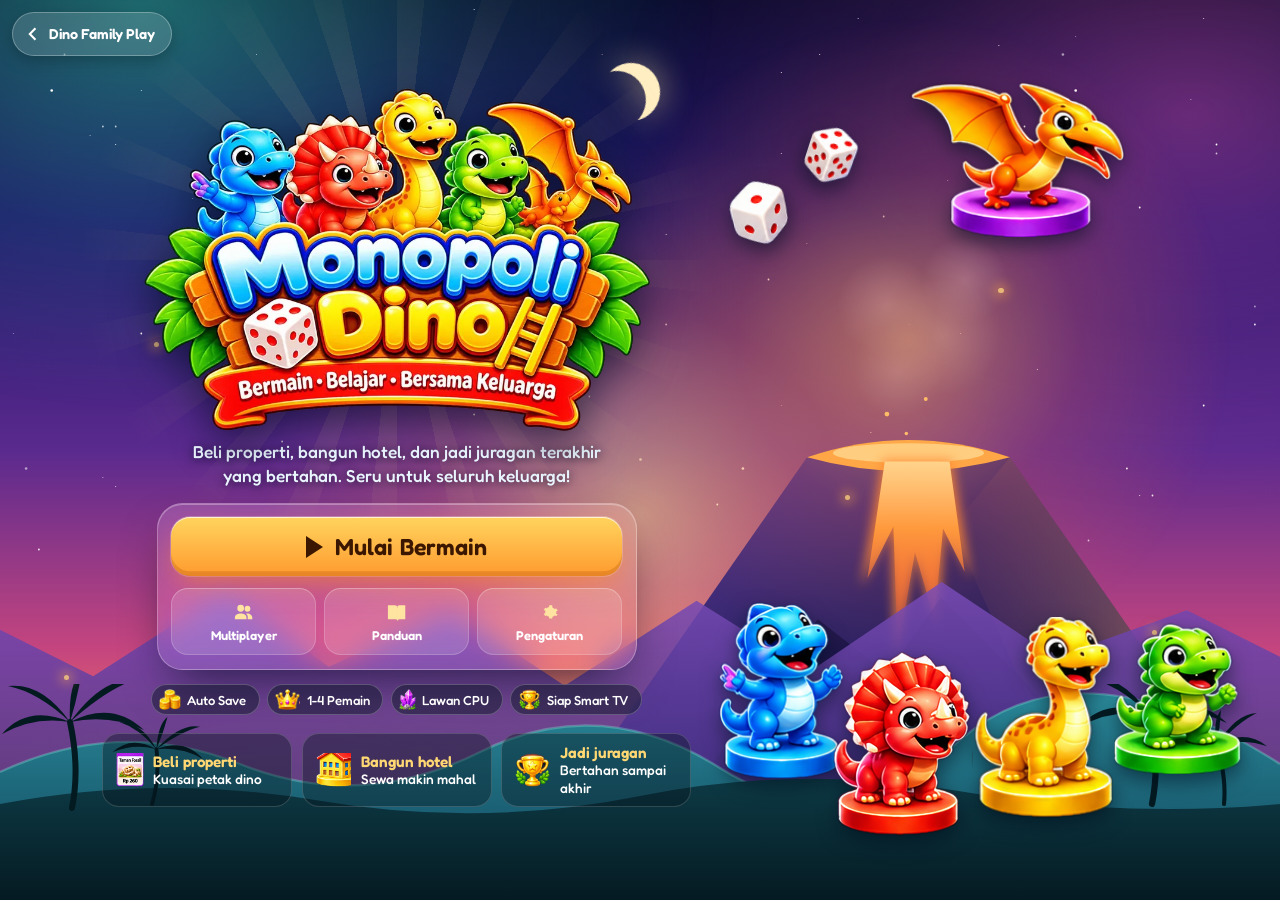
<file: monopoli_v01/index.html>
<!DOCTYPE html>
<html lang="id">
<head>
  <meta charset="utf-8">
  <meta name="viewport" content="width=device-width, initial-scale=1, viewport-fit=cover">
  <meta name="theme-color" content="#08162e">
  <meta property="og:title" content="Monopoli Dino - Bermain, Belajar, Bersama Keluarga">
  <meta property="og:description" content="Beli properti dino, bangun hotel, dan jadi juragan terakhir yang bertahan.">
  <meta property="og:image" content="assets/logo-monopoli-dino.webp">
  <link rel="preload" href="assets/fredoka-latin-wght-normal.woff2" as="font" type="font/woff2" crossorigin>
  <title>Monopoli Dino - Bermain, Belajar, Bersama Keluarga</title>
  <meta name="description" content="Game papan Monopoli bertema dinosaurus untuk keluarga. Main solo melawan CPU atau bergantian bersama keluarga.">
  <link rel="icon" type="image/png" href="assets/dino-hijau.png">
  <link rel="stylesheet" href="style.css">
  <link rel="stylesheet" href="game.css">
  <link rel="stylesheet" href="responsive.css">
</head>
<body data-screen="landing">
<div id="app">

  <!-- ============ LANDING ============ -->
  <section id="screen-landing" class="screen" aria-label="Beranda">
    <div class="bg" aria-hidden="true">
      <i class="aurora a1"></i><i class="aurora a2"></i>
      <i class="stars"></i><i class="stars b"></i>
      <i class="moon"></i>
      <div class="sun"></div>
      <i class="ptero p1"></i><i class="ptero p2"></i><i class="ptero p3"></i>
      <div class="volcano"></div>
      <div class="ridge far"></div><div class="ridge mid"></div><div class="ridge near"></div>
      <i class="spark s1"></i><i class="spark s2"></i><i class="spark s3"></i><i class="spark s4"></i><i class="spark s5"></i><i class="spark s6"></i>
    </div>
    <div class="dinos" aria-hidden="true">
      <img class="d d-biru" src="assets/dino-biru.png" alt="">
      <img class="d d-merah" src="assets/dino-merah.png" alt="">
      <img class="d d-kuning" src="assets/dino-kuning.png" alt="">
      <img class="d d-hijau" src="assets/dino-hijau.png" alt="">
      <img class="d d-ptero" src="assets/dino-ptero.png" alt="">
      <img class="dice dice-a" src="assets/dadu-putih.png" alt="">
      <img class="dice dice-b" src="assets/dadu-merah.png" alt="">
    </div>
    <a class="portal-link" href="../index.html#game" aria-label="Kembali ke Dino Family Play"><svg viewBox="0 0 24 24" aria-hidden="true"><path d="M15 5l-7 7 7 7 1.600-1.600L11.200 12l5.400-5.400z"/></svg><span>Dino Family Play</span></a>
    <main class="hero">
      <h1 class="sr">Monopoli Dino</h1>
      <div class="logo-wrap"><i class="rays" aria-hidden="true"></i><img class="logo" src="assets/logo-monopoli-dino.webp" alt="Monopoli Dino - Bermain, Belajar, Bersama Keluarga" width="860" height="583"></div>
      <p class="pitch">Beli properti, bangun hotel, dan jadi juragan terakhir yang bertahan. Seru untuk seluruh keluarga!</p>
      <div class="menu">
        <div id="resumeRow" class="resume" hidden>
          <button type="button" class="btn resume-card" data-go="resume">
            <img id="resumeImg" alt="" src="assets/dino-biru.png">
            <span><b>Lanjutkan permainan</b><small id="resumeInfo">Simpanan otomatis</small></span>
            <i class="chev" aria-hidden="true"></i>
          </button>
          <button type="button" class="btn gray icon-btn" data-go="delete" aria-label="Hapus simpanan"><svg viewBox="0 0 24 24" aria-hidden="true"><path d="M9 3h6l1 2h4v2H4V5h4zM6 9h12l-1 11a2 2 0 01-2 2H9a2 2 0 01-2-2z"/></svg></button>
        </div>
        <button type="button" id="startBtn" class="btn green xl cta" data-go="start" data-primary><span class="play" aria-hidden="true"></span>Mulai Bermain</button>
        <div class="menu-row">
          <button type="button" class="btn gray tile-btn" data-go="multi"><svg viewBox="0 0 24 24" aria-hidden="true"><path d="M9 11a3.5 3.5 0 100-7 3.5 3.5 0 000 7zm7 0a3 3 0 100-6 3 3 0 000 6zM9 13c-3 0-6 1.5-6 4v2h12v-2c0-2.5-3-4-6-4zm7 0c-.5 0-1 0-1.500.1 1.100.9 1.800 2 1.800 3.400V19H21v-2c0-2-2.500-4-5-4z"/></svg><span>Multiplayer</span></button>
          <button type="button" class="btn gray tile-btn" data-go="guide"><svg viewBox="0 0 24 24" aria-hidden="true"><path d="M3 4.500h7a3 3 0 013 3V21a2 2 0 00-2-2H3zM21 4.500h-6.200A3 3 0 0013 5v16a2 2 0 012-2h6z"/></svg><span>Panduan</span></button>
          <button type="button" class="btn gray tile-btn" data-go="settings"><svg viewBox="0 0 24 24" aria-hidden="true"><path d="M12 8.500a3.500 3.500 0 100 7 3.500 3.500 0 000-7zm8.500 5.200l-1.700-.3a7 7 0 000-2.800l1.700-.3-1.500-2.600-1.600.6a7 7 0 00-2.400-1.400L14.700 4.500h-3l-.3 1.700a7 7 0 00-2.400 1.400l-1.600-.6-1.500 2.600 1.700.3a7 7 0 000 2.800l-1.700.3 1.500 2.600 1.600-.6a7 7 0 002.400 1.400l.3 1.700h3l.3-1.700a7 7 0 002.400-1.400l1.600.6z"/></svg><span>Pengaturan</span></button>
        </div>
      </div>
      <ul class="chips" aria-label="Fitur">
        <li><img alt="" src="assets/koin.png">Auto Save</li>
        <li><img alt="" src="assets/mahkota.png">1-4 Pemain</li>
        <li><img alt="" src="assets/kristal.png">Lawan CPU</li>
        <li><img alt="" src="assets/trofi.png">Siap Smart TV</li>
      </ul>
      <ul class="how" aria-label="Cara bermain">
        <li><img alt="" src="assets/taman-fosil.png"><span><b>Beli properti</b>Kuasai petak dino</span></li>
        <li><img alt="" src="assets/hotel.png"><span><b>Bangun hotel</b>Sewa makin mahal</span></li>
        <li><img alt="" src="assets/trofi.png"><span><b>Jadi juragan</b>Bertahan sampai akhir</span></li>
      </ul>
    </main>
  </section>

  <!-- ============ SETUP ============ -->
  <section id="screen-setup" class="screen" aria-label="Siapkan permainan">
    <div class="bg" aria-hidden="true">
      <i class="aurora a1"></i><i class="aurora a2"></i>
      <i class="stars"></i><i class="stars b"></i>
      <i class="moon"></i>
      <div class="sun"></div>
      <i class="ptero p1"></i><i class="ptero p2"></i><i class="ptero p3"></i>
      <div class="volcano"></div>
      <div class="ridge far"></div><div class="ridge mid"></div><div class="ridge near"></div>
      <i class="spark s1"></i><i class="spark s2"></i><i class="spark s3"></i><i class="spark s4"></i><i class="spark s5"></i><i class="spark s6"></i>
    </div>
    <main class="setup">
      <h1>Siapkan Permainan</h1>
      <div id="setupMode" class="segrow"></div>
      <div class="segrow"><span class="lbl">Jumlah pemain</span><span id="setupCount" class="seg"></span></div>
      <div id="setupSlots" class="slots"></div>
      <div id="setupDiffRow" class="segrow"><span class="lbl">Kesulitan CPU</span><span id="setupDiff" class="seg"></span></div>
      <div class="setup-actions">
        <button type="button" class="btn gray" data-go="home">Kembali</button>
        <button type="button" class="btn green xl cta" data-go="startgame" data-primary><span class="play" aria-hidden="true"></span>Mulai!</button>
      </div>
    </main>
  </section>

  <!-- ============ GAME ============ -->
  <section id="screen-game" class="screen" aria-label="Permainan">
    <header class="g-top">
      <button type="button" class="btn mini gray" data-go="menu">Menu</button>
      <div id="turnLabel" class="turnlabel"></div>
      <button type="button" id="soundBtn" class="btn mini gray" data-go="sound" aria-label="Suara"><span class="spk" aria-hidden="true"></span></button>
    </header>
    <div class="g-main">
      <aside id="players" class="g-players" aria-label="Pemain"></aside>
      <div class="g-boardwrap"><div id="board" class="board" aria-label="Papan permainan"></div></div>
      <aside class="g-side">
        <div id="actions" class="actions" aria-live="polite"></div>
        <p id="ticker" class="ticker"></p>
        <ul id="log" class="log" aria-label="Riwayat"></ul>
      </aside>
    </div>
  </section>

</div>
<div id="modal-root"></div>
<div id="toast-root" aria-live="polite"></div>
<noscript><p style="padding:2rem;font:1.2rem sans-serif">Monopoli Dino membutuhkan JavaScript agar bisa dimainkan.</p></noscript>

<script src="sound.js"></script>
<script src="storage.js"></script>
<script src="board.js"></script>
<script src="cards.js"></script>
<script src="player.js"></script>
<script src="economy.js"></script>
<script src="ai.js"></script>
<script src="game.js"></script>
<script src="tv-navigation.js"></script>
<script src="script.js"></script>
</body>
</html>
</file>
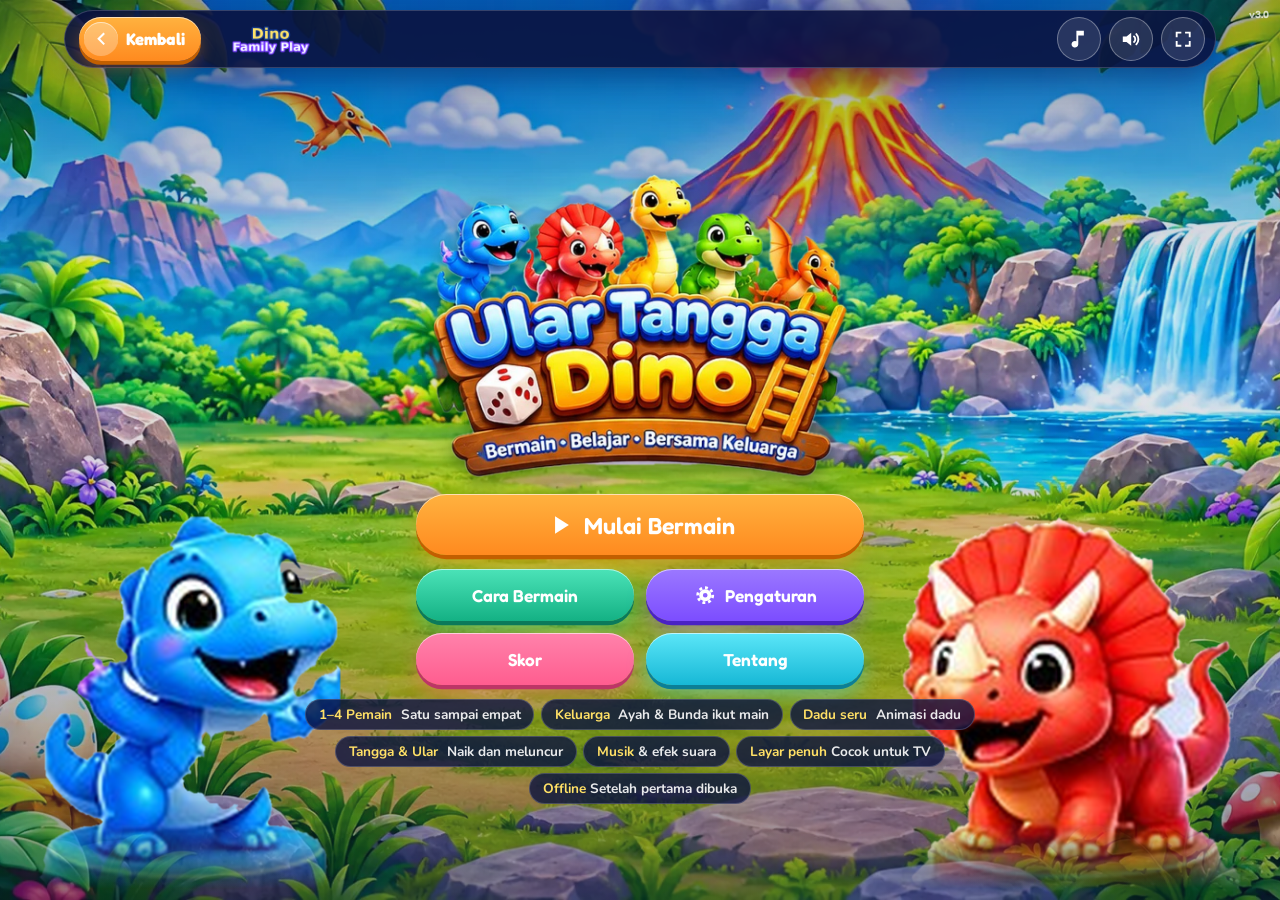
<file: Ular_tangga_v01/index.html>
<!DOCTYPE html>
<html lang="id">
<head>
<meta charset="utf-8">
<meta name="viewport" content="width=device-width,initial-scale=1,viewport-fit=cover">
<title>Ular Tangga Dino — Dino Family Play</title>
<meta name="description" content="Ular Tangga Dino: game keluarga 1–4 pemain, bisa offline.">
<meta name="theme-color" content="#0A1240">
<link rel="preconnect" href="https://fonts.googleapis.com">
<link rel="preconnect" href="https://fonts.gstatic.com" crossorigin>
<link href="https://fonts.googleapis.com/css2?family=Fredoka:wght@500;600;700&family=Nunito:wght@600;700;800&display=swap" rel="stylesheet">
<link rel="manifest" href="manifest.json">
<link rel="icon" href="assets/images/icon-192.png">
<link rel="apple-touch-icon" href="assets/images/icon-192.png">
<link rel="stylesheet" href="style.css">
<link rel="stylesheet" href="responsive.css">
</head>
<body data-screen="menu">
<svg width="0" height="0" style="position:absolute" aria-hidden="true">
<symbol id="i-play" viewBox="0 0 24 24"><path d="M8 5v14l11-7z"/></symbol>
<symbol id="i-gear" viewBox="0 0 24 24"><circle cx="12" cy="12" r="8" fill="none" stroke="currentColor" stroke-width="3" stroke-dasharray="3.1 3.1"/><path fill-rule="evenodd" d="M12 5.5a6.5 6.5 0 100 13 6.5 6.5 0 000-13zm0 4a2.5 2.5 0 110 5 2.5 2.5 0 010-5z"/></symbol>
<symbol id="i-music" viewBox="0 0 24 24"><path d="M9 3v11.2a3.6 3.6 0 102 3.3V8h6V3z"/></symbol>
<symbol id="i-sound" viewBox="0 0 24 24"><path d="M3 9v6h4l5 4V5L7 9z"/><path d="M15 9a4 4 0 010 6M17.5 6.5a8 8 0 010 11" fill="none" stroke="currentColor" stroke-width="2" stroke-linecap="round"/></symbol>
<symbol id="i-full" viewBox="0 0 24 24"><path d="M4 4h6v2H6v4H4zM14 4h6v6h-2V6h-4zM4 14h2v4h4v2H4zM18 14h2v6h-6v-2h4z"/></symbol>
<symbol id="i-pause" viewBox="0 0 24 24"><path d="M6 5h4v14H6zM14 5h4v14h-4z"/></symbol>
<symbol id="i-exit" viewBox="0 0 24 24"><path d="M10 4H4v16h6v-2H6V6h4zM14 8l-1.4 1.4 2.6 2.6H8v2h7.2l-2.6 2.6L14 18l5-5z"/></symbol>
<symbol id="i-back" viewBox="0 0 24 24"><path d="M15 5l-7 7 7 7 1.6-1.6L11.2 12l5.4-5.4z"/></symbol>
<symbol id="i-home" viewBox="0 0 24 24"><path d="M12 3l9 8h-3v9h-5v-6h-2v6H6v-9H3z"/></symbol>
</svg>

<div id="bg" aria-hidden="true"></div>
<div id="offline" hidden>Kamu sedang offline. Game tetap bisa dimainkan.</div>

<main id="app">

<!-- ============ MENU ============ -->
<section id="menu" class="screen active" data-back="portal">
  <header class="m-top">
    <div class="m-left">
    <a class="portal-link back-btn" href="../index.html#game" aria-label="Kembali ke layar utama Dino Family Play" title="Kembali ke layar utama"><span class="bk-ic"><svg class="ic"><use href="#i-back"/></svg></span><span class="bk-tx">Kembali</span></a>
    <img class="bk-logo" src="assets/images/dfp-logo.png" alt="" width="480" height="160">
    </div>
    <div class="m-tools">
      <button class="ibtn" data-act="music" aria-label="Musik" aria-pressed="true"><svg><use href="#i-music"/></svg></button>
      <button class="ibtn" data-act="sfx" aria-label="Efek suara" aria-pressed="true"><svg><use href="#i-sound"/></svg></button>
      <button class="ibtn fs-only" data-act="fullscreen" aria-label="Layar penuh"><svg><use href="#i-full"/></svg></button>
    </div>
  </header>
  <div class="hero">
    <div class="logo-wrap"><img class="logo" src="assets/images/logo_dino_transparan.webp" alt="Ular Tangga Dino — Bermain, Belajar, Bersama Keluarga" width="900" height="660"></div>
    <div class="menu-btns">
      <button class="btn c-orange xl pulse" data-act="start" data-autofocus><svg class="ic"><use href="#i-play"/></svg>Mulai Bermain</button>
      <div class="menu-row">
        <button class="btn c-green" data-act="howto">Cara Bermain</button>
        <button class="btn c-blue" data-act="settings"><svg class="ic"><use href="#i-gear"/></svg>Pengaturan</button>
        <button class="btn c-pink" data-act="scores">Skor</button>
        <button class="btn c-cyan" data-act="about">Tentang</button>
      </div>
    </div>
  </div>
  <ul class="features" aria-label="Fitur game">
    <li><b>1–4 Pemain</b><span>Satu sampai empat</span></li>
    <li><b>Keluarga</b><span>Ayah &amp; Bunda ikut main</span></li>
    <li><b>Dadu seru</b><span>Animasi dadu</span></li>
    <li><b>Tangga &amp; Ular</b><span>Naik dan meluncur</span></li>
    <li class="x"><b>Musik</b><span>&amp; efek suara</span></li>
    <li class="x"><b>Layar penuh</b><span>Cocok untuk TV</span></li>
    <li class="x"><b>Offline</b><span>Setelah pertama dibuka</span></li>
  </ul>
  <div class="mascot m-left"><img src="assets/images/bidak_dino_biru.png" alt="" width="300" height="380"></div>
  <div class="mascot m-right"><img src="assets/images/bidak_dino_merah_triceratops.png" alt="" width="300" height="300"></div>
  <span class="ver">v3.0</span>
</section>

<!-- ============ PEMILIHAN PEMAIN ============ -->
<section id="setup" class="screen" data-back="menu">
  <div class="sheet panel">
    <h2>Pilih Pemain</h2>
    <div class="modes" id="modes" role="group" aria-label="Jumlah pemain"></div>
    <p class="hint" id="modeHint"></p>
    <div class="ptabs" id="ptabs" role="tablist" aria-label="Pilih pemain"></div>
    <div class="pcards" id="pcards"></div>
    <p id="setupErr" class="err" role="alert" hidden></p>
    <div class="actions">
      <button class="btn c-blue" data-act="menu">Kembali</button>
      <button class="btn c-orange lg" data-act="begin"><svg class="ic"><use href="#i-play"/></svg>Mulai Permainan</button>
    </div>
  </div>
</section>

<!-- ============ PERMAINAN ============ -->
<section id="game" class="screen" data-back="pause">
  <header class="g-top">
    <img class="g-logo" src="assets/images/logo_dino_transparan.webp" alt="Ular Tangga Dino" width="900" height="660">
    <div class="g-tools">
      <button class="ibtn" data-act="music" aria-label="Musik" aria-pressed="true"><svg><use href="#i-music"/></svg></button>
      <button class="ibtn" data-act="sfx" aria-label="Efek suara" aria-pressed="true"><svg><use href="#i-sound"/></svg></button>
      <button class="ibtn" data-act="settings" aria-label="Pengaturan"><svg><use href="#i-gear"/></svg></button>
      <button class="ibtn fs-only" data-act="fullscreen" aria-label="Layar penuh"><svg><use href="#i-full"/></svg></button>
      <button class="ibtn" data-act="pause" aria-label="Jeda"><svg><use href="#i-pause"/></svg></button>
      <button class="ibtn red" data-act="quit" aria-label="Keluar"><svg><use href="#i-exit"/></svg></button>
    </div>
  </header>
  <aside class="g-players panel"><h3>Pemain</h3><ul id="playerList"></ul></aside>
  <div class="g-board" id="boardSlot"><div id="board" class="board"></div></div>
  <aside class="g-control panel">
    <div id="turnMsg" class="turn" aria-live="polite">Sekarang giliran Dino Biru!</div>
    <div class="dice-box">
      <div id="dice" class="dice" aria-hidden="true"></div>
      <div class="dice-txt"><span id="diceInfo">Lempar dadunya!</span><span id="posInfo">Posisi: 1</span></div>
    </div>
    <button id="rollBtn" class="btn c-orange xl" data-autofocus><img src="assets/images/ikon_dadu_3d.svg" alt="" width="40" height="40">Lempar Dadu</button>
    <div id="log" class="log" aria-live="polite"></div>
  </aside>
</section>

<!-- ============ CARA BERMAIN ============ -->
<section id="howto" class="screen" data-back="menu">
  <div class="sheet panel">
    <h2>Cara Bermain</h2>
    <ol class="rules">
      <li>Semua pemain mulai dari kotak <b>1</b>. Pemain bergiliran melempar dadu.</li>
      <li>Bidak maju sebanyak angka dadu (1–6).</li>
      <li>Berhenti di dasar <b>tangga</b>? Kamu naik ke atas!</li>
      <li>Berhenti di kepala <b>ular</b>? Kamu meluncur turun.</li>
      <li>Untuk menang, harus tiba <b>tepat di kotak 100</b>. Kalau angkanya kelebihan, bidak diam di tempat.</li>
      <li>Pemain pertama yang sampai kotak 100 jadi juara.</li>
    </ol>
    <p class="hint">Dengan remote TV: panah untuk berpindah, OK/Enter untuk memilih, Back/Esc untuk kembali.</p>
    <div class="row"><button class="btn c-blue" data-act="menu">Kembali</button></div>
  </div>
</section>

<!-- ============ SKOR ============ -->
<section id="scores" class="screen" data-back="menu">
  <div class="sheet panel">
    <h2><img src="assets/images/ikon_piala_juara.png" alt="" width="44" height="41"> Riwayat Kemenangan</h2>
    <ul id="scoreList" class="scorelist"></ul>
    <div class="row">
      <button class="btn c-blue" data-act="menu">Kembali</button>
      <button class="btn c-red" data-act="clearScores">Hapus Riwayat</button>
    </div>
  </div>
</section>

<!-- ============ TENTANG ============ -->
<section id="about" class="screen" data-back="menu">
  <div class="sheet panel">
    <h2>Tentang</h2>
    <img class="about-img" src="assets/images/panel_pesan_dan_maskot.webp" alt="" loading="lazy" width="900" height="358">
    <p>Ular Tangga Dino 2026 adalah game keluarga untuk 1–4 pemain. Tanpa iklan, tanpa akun, dan bisa dimainkan offline setelah dibuka sekali dengan internet.</p>
    <p class="hint">Data (nama, pengaturan, riwayat) hanya disimpan di perangkat ini.</p>
    <p>Ular Tangga Dino adalah bagian dari <b>Dino Family Play</b>, portal game keluarga untuk HP, tablet, laptop, dan TV.</p>
    <p class="credit">Dikembangkan oleh tim <a href="https://benyoriki.com" target="_blank" rel="noopener">benyoriki.com</a></p>
    <div class="row"><button class="btn c-blue" data-act="menu">Kembali</button><a class="btn c-orange" href="../index.html#game">Semua Game</a></div>
  </div>
</section>

</main>

<!-- ============ DIALOG ============ -->
<div class="modal" id="dlg-settings" hidden role="dialog" aria-modal="true" aria-labelledby="t-set">
  <div class="dlg panel">
    <h2 id="t-set">Pengaturan</h2>
    <button class="btn c-green tog" data-act="music" aria-pressed="true">Musik: <span data-v="music">Nyala</span></button>
    <button class="btn c-green tog" data-act="sfx" aria-pressed="true">Efek suara: <span data-v="sfx">Nyala</span></button>
    <label class="vol">Volume <input type="range" id="vol" min="0" max="100" step="5" value="70"></label>
    <button class="btn c-purple tog" data-act="tvmode">Mode layar: <span data-v="tv">Otomatis</span></button>
    <button class="btn c-blue fs-only" data-act="fullscreen">Layar penuh</button>
    <button class="btn c-orange" data-act="closeDlg">Selesai</button>
  </div>
</div>

<div class="modal" id="dlg-pause" hidden role="dialog" aria-modal="true" aria-labelledby="t-pause">
  <div class="dlg panel">
    <h2 id="t-pause">Permainan Dijeda</h2>
    <button class="btn c-orange xl" data-act="resume"><svg class="ic"><use href="#i-play"/></svg>Lanjutkan</button>
    <button class="btn c-blue" data-act="settings"><svg class="ic"><use href="#i-gear"/></svg>Pengaturan</button>
    <button class="btn c-red" data-act="quit">Keluar ke Menu</button>
    <a class="btn c-cyan to-portal" href="../index.html#game"><svg class="ic"><use href="#i-home"/></svg>Layar Utama</a>
  </div>
</div>

<div class="modal" id="dlg-confirm" hidden role="alertdialog" aria-modal="true" aria-labelledby="t-conf">
  <div class="dlg panel">
    <h2 id="t-conf">Yakin?</h2>
    <p id="confMsg"></p>
    <div class="row">
      <button class="btn c-blue" data-act="confNo">Batal</button>
      <button class="btn c-red" data-act="confYes">Ya</button>
    </div>
  </div>
</div>

<div class="modal" id="dlg-win" hidden role="dialog" aria-modal="true" aria-labelledby="winTitle">
  <div class="dlg win panel">
    <img class="badge" src="assets/images/badge_selamat_menang.webp" alt="Selamat! Kamu menang!" width="750" height="477">
    <h2 id="winTitle">Dino Biru menang!</h2>
    <img id="winPawn" class="winpawn" alt="" width="120" height="150">
    <div class="row">
      <button class="btn c-orange lg" data-act="again">Main Lagi</button>
      <button class="btn c-blue" data-act="toMenu"><svg class="ic"><use href="#i-home"/></svg>Menu</button>
    </div>
  </div>
</div>
<div id="confetti" aria-hidden="true"></div>

<script src="storage.js"></script>
<script src="audio.js"></script>
<script src="animation.js"></script>
<script src="player.js"></script>
<script src="board.js"></script>
<script src="dice.js"></script>
<script src="game-engine.js"></script>
<script src="settings.js"></script>
<script src="tv-navigation.js"></script>
<script src="script.js"></script>
</body>
</html>
</file>
<file: style.css>
/* Dino Family Play — v14 · tema gelap "Malam di Hutan" + tema terang "Pagi di Hutan"
   Ringan: tanpa framework, tanpa font eksternal, ikon = 1 sprite SVG, animasi hanya yang perlu. */

@font-face{font-family:"Fredoka";src:url(assets/fredoka.woff2) format("woff2");font-weight:300 700;font-style:normal;font-display:swap}

/* 1 Token tema ----------------------------------------------------------- */
:root{
 color-scheme:dark;
 --bg:#080C24;--bg2:#0E1338;--card:#ffffff0f;--card2:#ffffff1a;--line:#ffffff1f;
 --tx:#E6E9FF;--tx2:#A7AEDA;--hd:#fff;--acc:#9B82FF;--accb:#7C4DFF;
 --glass:#0b1030c9;--sheet:#11173F;--sheet2:#0A0F30;--field:#ffffff12;
 --shadow:0 26px 50px -26px #000d;--shadow2:0 12px 30px -12px #000a;
 --chip-bg:#fff;--chip-tx:#10163A;
 --aur1:#7c4dff55;--aur2:#ff8a1f30;--aur3:#22d3ee22;
 --hero-ov:linear-gradient(96deg,#0a0f33f2 0%,#0a0f33d4 36%,#0a0f3340 68%,#0a0f3300 100%);
 --soon:#8d95c8;--mint:#2DD4A0;--sun:#FFC83D;--orange:#FF8A1F;--coral:#FF5D8F;--cyan:#22D3EE;
 --dn-bg:radial-gradient(60% 80% at 0% 0%,#5a1f5acc,transparent 70%),linear-gradient(135deg,#1c1544,#2a1740);--dn-tx:#F6EEFF;--dn-tx2:#CDBFE8;--dn-card:#ffffff12;--dn-line:#ffffff1f;--dn-quote:#FF9CC6;--dn-note:#FFB6D6;
 --max:1200px;--pad:clamp(16px,4.5vw,48px);--hh:60px;--r:28px;
 --f-head:"Fredoka",ui-rounded,"Trebuchet MS",system-ui,sans-serif;
 --f-body:system-ui,-apple-system,"Segoe UI",Roboto,"Helvetica Neue",sans-serif;
}
:root[data-theme=light]{
 color-scheme:light;
 --bg:#F6F3FF;--bg2:#ECE7FF;--card:#ffffff;--card2:#F1EDFF;--line:#E2DCF7;
 --tx:#2B3262;--tx2:#5C6395;--hd:#141A48;--acc:#6A3FF0;--accb:#6A3FF0;
 --glass:#ffffffd6;--sheet:#fff;--sheet2:#F4F1FF;--field:#fff;
 --shadow:0 22px 44px -24px #3a2a9a55;--shadow2:0 10px 24px -12px #3a2a9a44;
 --chip-bg:#141A48;--chip-tx:#fff;
 --aur1:#9b82ff3d;--aur2:#ffb85c40;--aur3:#5fd8f02e;
 --hero-ov:linear-gradient(96deg,#2a1c9ae6 0%,#3a2bb8c2 36%,#3a2bb838 68%,#3a2bb800 100%);
 --soon:#7a82b4;
 --dn-bg:radial-gradient(60% 80% at 0% 0%,#ffd9ea,transparent 70%),linear-gradient(135deg,#fff3f9,#fff0da);--dn-tx:#2B1A3E;--dn-tx2:#5C4470;--dn-card:#ffffffd9;--dn-line:#f3d9e6;--dn-quote:#B0236A;--dn-note:#8A3A62;
}

/* 2 Dasar ---------------------------------------------------------------- */
*,*::before,*::after{box-sizing:border-box}
*{margin:0}
html{scroll-behavior:smooth;scroll-padding-top:84px;-webkit-text-size-adjust:100%;background:var(--bg)}
body{position:relative;font-family:var(--f-body);font-weight:500;font-size:1rem;line-height:1.55;color:var(--tx);background:var(--bg);overflow-x:hidden;transition:background .3s,color .3s}
body::before{content:"";position:fixed;inset:0;z-index:-1;pointer-events:none;background:radial-gradient(60% 46% at 92% 0%,var(--aur1),transparent 70%),radial-gradient(50% 42% at 0% 45%,var(--aur2),transparent 70%),radial-gradient(46% 40% at 75% 100%,var(--aur3),transparent 70%)}
img,svg{max-width:100%;display:block}
img{height:auto}
a{color:inherit;text-decoration:none}
button{font:inherit;color:inherit;cursor:pointer;border:0;background:none}
ul,ol{padding:0;list-style:none}
:focus-visible{outline:3px solid var(--sun);outline-offset:3px;border-radius:12px}
.skip{position:absolute;left:-999px}.skip:focus{left:8px;top:8px;z-index:99;background:#fff;color:#10163A;padding:8px 14px;border-radius:10px}
h1,h2,h3{font-family:var(--f-head);font-weight:700;line-height:1.08;letter-spacing:-.015em;text-wrap:balance;color:var(--hd)}
h2{font-size:clamp(1.75rem,4vw,2.7rem)}
h3{font-size:1.2rem}
p{text-wrap:pretty}
.sr{position:absolute;width:1px;height:1px;overflow:hidden;clip:rect(0 0 0 0);white-space:nowrap}

/* Ikon duotone */
.ic{width:1.25em;height:1.25em;flex:none;fill:currentColor;fill-opacity:.18;stroke:currentColor;stroke-width:1.8;stroke-linecap:round;stroke-linejoin:round}
.tile{flex:none;display:grid;place-items:center;width:52px;height:52px;border-radius:17px;color:#fff;background:linear-gradient(145deg,var(--c1),var(--c2));box-shadow:inset 0 1px 0 #ffffff70,0 8px 16px -6px var(--c2)}
.tile .ic{width:26px;height:26px;fill-opacity:.3;stroke-width:1.9}

/* Muncul halus saat di-scroll (hanya jika JS aktif) */
.js .rv{opacity:0;transform:translateY(18px);transition:opacity .6s cubic-bezier(.2,.8,.2,1),transform .6s cubic-bezier(.2,.8,.2,1)}
.js .rv.in{opacity:1;transform:none}

/* 3 Header --------------------------------------------------------------- */
.top{position:sticky;top:10px;z-index:50;display:flex;align-items:center;gap:12px;height:var(--hh);width:calc(100% - 2*clamp(10px,2.5vw,28px));max-width:calc(var(--max) + 40px);margin:0 auto calc(-1*var(--hh));padding:0 10px 0 18px;border-radius:999px;color:var(--hd);background:var(--glass);-webkit-backdrop-filter:blur(18px) saturate(1.6);backdrop-filter:blur(18px) saturate(1.6);border:1px solid var(--line);box-shadow:var(--shadow2);transition:background .3s}
.sp{position:absolute;left:28px;right:28px;bottom:0;height:2px;border-radius:2px;transform-origin:0 50%;transform:scaleX(0);background:linear-gradient(90deg,var(--cyan),var(--accb),var(--coral),var(--sun))}
.brand img{height:40px;width:auto}
:root[data-theme=light] .brand img,:root[data-theme=light] .flogo{filter:drop-shadow(0 1px 0 #2a1c9a99) drop-shadow(0 2px 6px #2a1c9a33)}
#nav{display:flex;gap:2px;margin:0 auto}
#nav a{display:inline-flex;align-items:center;gap:10px;padding:9px 15px;border-radius:999px;font-size:.93rem;font-weight:700;color:var(--tx2);white-space:nowrap;transition:background .2s,color .2s}
#nav .ic{display:none}
#nav a:hover{color:var(--hd);background:var(--card2)}
#nav a.on{color:var(--hd);background:var(--card2);box-shadow:inset 0 0 0 1px var(--line)}
#nav a.nav-dukung{color:var(--coral)}
.tools{display:flex;align-items:center;gap:8px}
.icon-btn{width:42px;height:42px;border-radius:50%;background:var(--card2);display:grid;place-items:center;border:1px solid var(--line);color:var(--hd);transition:background .2s,transform .2s}
.icon-btn:hover{transform:translateY(-1px)}
.icon-btn .ic{width:22px;height:22px}
.burger{display:none}
.play-top{margin-left:2px}
.theme-btn .t-sun{color:var(--sun)}
.theme-btn .t-moon{display:none;color:var(--accb)}
:root[data-theme=light] .theme-btn .t-sun{display:none}
:root[data-theme=light] .theme-btn .t-moon{display:block}
.theme-btn .ic{animation:spin-in .5s cubic-bezier(.2,.9,.3,1.4)}
@keyframes spin-in{from{transform:rotate(-70deg) scale(.5);opacity:0}}

/* 4 Tombol --------------------------------------------------------------- */
.btn{display:inline-flex;align-items:center;justify-content:center;gap:.5em;min-height:50px;padding:11px 26px;border-radius:999px;font-family:var(--f-head);font-weight:600;font-size:1.05rem;line-height:1.1;color:#2A1500;background:linear-gradient(180deg,#FFD25C,#FF9E2C);box-shadow:inset 0 1px 0 #fff9,0 8px 22px -6px #ff9e2caa;transition:transform .15s,box-shadow .2s,filter .2s}
.btn:hover{transform:translateY(-2px);filter:brightness(1.06)}
.btn:active{transform:translateY(1px)}
.btn .ic{width:1.2em;height:1.2em;fill-opacity:.25}
.btn .ic use[href="#i-play"]{fill-opacity:1}
.btn.big{min-height:60px;padding:14px 30px;font-size:clamp(1.05rem,2vw,1.25rem)}
.btn.sm{min-height:42px;padding:8px 20px;font-size:.98rem}
.btn.alt{color:#fff;background:linear-gradient(180deg,#A38CFF,#6A43EE);box-shadow:inset 0 1px 0 #fff6,0 8px 22px -6px #7c4dffaa}
.btn.ghost{color:var(--hd);background:var(--card2);box-shadow:inset 0 0 0 1px var(--line)}
.btn.ghost:hover{background:var(--card2);filter:brightness(1.08)}
.btn.pf-danger,.dn-btn{color:#fff}

/* 5 Hero ----------------------------------------------------------------- */
.hero{padding:calc(var(--hh) + 26px) var(--pad) 0}
.hero-card{position:relative;isolation:isolate;overflow:hidden;display:grid;grid-template-columns:minmax(0,1.05fr) minmax(0,.95fr);align-items:center;gap:clamp(8px,3vw,40px);max-width:var(--max);min-height:clamp(480px,48vw,600px);margin:0 auto;padding:clamp(26px,4.5vw,60px) clamp(22px,4.5vw,60px) clamp(64px,7vw,92px);border-radius:clamp(30px,4vw,48px);color:#fff;background:#0a1a3a;box-shadow:var(--shadow)}
.hero-card::before{content:"";position:absolute;inset:0;z-index:-2;background:url(assets/hero-jungle.webp) 60% 40%/cover}
.hero-card::after{content:"";position:absolute;inset:0;z-index:-1;background:var(--hero-ov)}
.hero-copy{display:flex;flex-direction:column;align-items:flex-start;gap:18px}
.pill{display:inline-flex;align-items:center;gap:10px;padding:7px 16px 7px 12px;border-radius:999px;font-size:.9rem;font-weight:800;color:#d9ffef;background:#2dd4a02b;border:1px solid #2dd4a066;-webkit-backdrop-filter:blur(6px);backdrop-filter:blur(6px)}
.live{width:9px;height:9px;border-radius:50%;background:var(--mint);box-shadow:0 0 0 0 #2dd4a0aa;animation:ping 2s infinite}
@keyframes ping{70%,100%{box-shadow:0 0 0 9px #2dd4a000}}
.hero h1{font-size:clamp(2.4rem,5.6vw,4.6rem);line-height:.98;letter-spacing:-.03em;color:#fff;max-width:11ch;text-shadow:0 4px 24px #0a0f3366}
.lead{font-size:clamp(1.02rem,1.8vw,1.2rem);color:#e4e7ff;max-width:44ch}
.ticks{display:grid;gap:8px;margin:2px 0 4px}
.ticks li{display:flex;align-items:center;gap:10px;font-weight:700;font-size:.98rem;color:#fff}
.ticks .ic{width:22px;height:22px;padding:3px;border-radius:50%;color:#06382a;background:var(--mint);fill:none;stroke-width:2.6}
.cta{display:flex;flex-wrap:wrap;gap:12px;margin-top:4px}

.crew{position:relative;width:100%;max-width:580px;aspect-ratio:1/.9;justify-self:end}
.c{position:absolute;height:auto;filter:drop-shadow(0 14px 12px #0009)}
.c-pink{left:12%;bottom:30%;width:27%}
.c-yellow{left:38%;bottom:35%;width:28%}
.c-green{left:65%;bottom:27%;width:31%}
.c-blue{left:0;bottom:3%;width:35%}
.c-red{left:32%;bottom:-1%;width:37%}
.c-ptero{left:69%;bottom:5%;width:30%}
.dice{position:absolute;left:-6%;bottom:3%;width:13%;color:#fff;fill-opacity:.95;stroke:#3b1bb0;stroke-width:1.2;filter:drop-shadow(0 10px 10px #0009);transform:rotate(-14deg);animation:bob 5s ease-in-out infinite;--r2:-8deg}
.dice use{fill:#fff}
.spk{position:absolute;width:9%;color:var(--sun);fill:currentColor;fill-opacity:1;stroke:none;animation:twinkle 3s ease-in-out infinite}
.s1{right:6%;top:6%}.s2{left:30%;top:2%;width:6%;animation-delay:-1.4s}
@keyframes twinkle{50%{transform:scale(.55) rotate(25deg);opacity:.6}}
@keyframes bob{50%{transform:translateY(-9px) rotate(var(--r2,0deg))}}
@keyframes rise{from{opacity:0;transform:translateY(22px)}}
.js .hero-copy>*{animation:rise .8s cubic-bezier(.2,.8,.2,1) both}
.js .hero-copy>:nth-child(2){animation-delay:.07s}.js .hero-copy>:nth-child(3){animation-delay:.14s}.js .hero-copy>:nth-child(4){animation-delay:.21s}.js .hero-copy>:nth-child(5){animation-delay:.28s}
.js .crew{animation:rise 1s .2s cubic-bezier(.2,.8,.2,1) both}

/* kategori — tombol warna-warni bergaya 3D, menumpuk di tepi bawah hero */
.cats{position:relative;z-index:2;display:flex;flex-wrap:wrap;justify-content:center;gap:12px;max-width:calc(var(--max) - 2*clamp(14px,3vw,36px));margin:calc(-1*clamp(36px,4vw,48px)) auto 0}
.cat{flex:1 1 0;min-width:112px;display:flex;flex-direction:column;align-items:center;justify-content:center;gap:8px;padding:14px 8px 13px;border-radius:24px;text-align:center;font-family:var(--f-head);font-weight:600;font-size:.98rem;line-height:1.1;color:#fff;background:linear-gradient(165deg,var(--c1),var(--c2));box-shadow:inset 0 1px 0 #ffffff80,0 5px 0 var(--c3),0 18px 22px -10px var(--c2);transition:transform .18s,box-shadow .18s}
.cat i{display:grid;place-items:center;width:42px;height:42px;border-radius:15px;background:#ffffff2e;box-shadow:inset 0 0 0 1px #ffffff3d}
.cat .ic{width:26px;height:26px;fill-opacity:.3}
.cat:hover{transform:translateY(-4px);box-shadow:inset 0 1px 0 #ffffff80,0 9px 0 var(--c3),0 24px 26px -10px var(--c2)}
.cat:active{transform:translateY(3px);box-shadow:inset 0 1px 0 #ffffff80,0 2px 0 var(--c3),0 8px 14px -8px var(--c2)}
.cat.gold{color:#3a2300}.cat.gold i{background:#ffffff59}

/* 6 Section umum --------------------------------------------------------- */
.sec{max-width:var(--max);margin:0 auto;padding:clamp(44px,7vw,88px) var(--pad)}
.sec.narrow{max-width:880px}
.head{margin-bottom:clamp(22px,3.5vw,36px)}
.head.row{display:flex;flex-wrap:wrap;align-items:flex-end;justify-content:space-between;gap:16px 24px}
.sub{color:var(--tx2);margin-top:8px;max-width:52ch}
.chips{display:flex;gap:8px;overflow-x:auto;scrollbar-width:none;max-width:100%;padding:2px}
.chips::-webkit-scrollbar{display:none}
.chip{flex:none;min-height:42px;padding:8px 18px;border-radius:999px;font-weight:800;font-size:.95rem;color:var(--tx2);background:var(--card);border:1px solid var(--line);transition:background .2s,color .2s}
.chip:hover{color:var(--hd);background:var(--card2)}
.chip.on{color:var(--chip-tx);background:var(--chip-bg);border-color:var(--chip-bg)}

/* 7 Game ----------------------------------------------------------------- */
.games{display:grid;grid-template-columns:repeat(6,minmax(0,1fr));gap:16px}
.game{grid-column:span 2;display:flex;flex-direction:column;border-radius:26px;overflow:hidden;background:var(--card);border:1px solid var(--line);box-shadow:var(--shadow2)}
.game.ready{grid-column:span 3;border-radius:32px;box-shadow:var(--shadow)}
.th{position:relative;overflow:hidden;background:#0a1a3a}
.th img{width:100%;aspect-ratio:3/2;object-fit:cover;transition:transform .6s cubic-bezier(.2,.8,.2,1)}
.th::after{content:"";position:absolute;inset:auto 0 0;height:30%;background:linear-gradient(180deg,transparent,#0b103080);pointer-events:none}
.ready .th::after{display:none}
.badge,.status{position:absolute;z-index:1;top:12px;display:inline-flex;align-items:center;gap:6px;padding:4px 12px;border-radius:999px;font-size:.78rem;font-weight:800;color:#fff;background:#0b1030b3;border:1px solid #ffffff3a;-webkit-backdrop-filter:blur(8px);backdrop-filter:blur(8px)}
.badge{left:12px}.status{right:12px}
.ready .status{color:#06382a;background:#7dffc8;border-color:#7dffc8}
.status i{width:7px;height:7px;border-radius:50%;background:currentColor}
.bd{display:flex;flex-direction:column;gap:4px;flex:1;padding:16px 18px 18px}
.bd h3{font-size:1.35rem}
.bd small{display:flex;align-items:center;gap:6px;font-size:.85rem;font-weight:800;color:var(--acc)}
.bd small .ic{width:1.15em;height:1.15em}
.bd p{color:var(--tx2);font-size:.95rem}
.go{display:inline-flex;align-items:center;justify-content:center;gap:.5em;margin-top:auto;min-height:50px;padding:10px 22px;border-radius:999px;font-family:var(--f-head);font-weight:600;font-size:1.05rem;color:#2A1500;background:linear-gradient(180deg,#FFD25C,#FF9E2C);box-shadow:inset 0 1px 0 #fff9,0 8px 22px -8px #ff9e2cbb;transition:transform .15s,filter .2s}
.go .ic{width:1.15em;height:1.15em}.go use{fill-opacity:1}
.bd p+.go{margin-top:14px}
.go:hover{transform:translateY(-2px);filter:brightness(1.06)}
.soon .th img{filter:saturate(.6) brightness(.9)}
.soon .bd{padding:12px 14px 14px}
.soon .bd h3{font-size:1.05rem}
.soon .bd p{font-size:.86rem;color:var(--soon);display:-webkit-box;-webkit-line-clamp:2;-webkit-box-orient:vertical;overflow:hidden}
@media(hover:hover){.game{transition:transform .25s,border-color .25s}.game.ready:hover{transform:translateY(-5px);border-color:var(--acc)}.game.ready:hover .th img{transform:scale(1.05)}}

/* 8 Fitur utama ---------------------------------------------------------- */
.feat-grid{display:grid;grid-template-columns:repeat(3,minmax(0,1fr));gap:14px}
.feat-grid li{display:grid;grid-template-columns:auto 1fr;grid-template-areas:"t b" "t s";column-gap:16px;align-items:center;padding:18px;border-radius:24px;background:var(--card);border:1px solid var(--line);box-shadow:var(--shadow2);transition:transform .2s,border-color .2s}
.feat-grid .tile{grid-area:t}
.feat-grid b{grid-area:b;align-self:end;font-family:var(--f-head);font-size:1.08rem;color:var(--hd);line-height:1.2}
.feat-grid small{grid-area:s;align-self:start;color:var(--tx2);font-size:.88rem;line-height:1.35;margin-top:2px}
@media(hover:hover){.feat-grid li:hover{transform:translateY(-3px);border-color:var(--c2)}}

/* 9 Langkah -------------------------------------------------------------- */
.steps{display:grid;grid-template-columns:repeat(3,1fr);gap:16px;counter-reset:s}
.steps li{display:flex;gap:16px;align-items:flex-start;padding:22px;border-radius:26px;background:var(--card);border:1px solid var(--line);box-shadow:var(--shadow2)}
.steps .n{flex:none;display:grid;place-items:center;width:42px;height:42px;border-radius:50%;font:700 1.15rem var(--f-head);color:#2A1500;background:linear-gradient(180deg,#FFD25C,#FF9E2C);box-shadow:0 6px 14px -4px #ff9e2caa}
.steps h3{margin-bottom:4px}
.steps p{color:var(--tx2);font-size:.95rem}

/* 10 Misi (pulau berwarna, sama di kedua tema) --------------------------- */
.mission{position:relative;display:grid;grid-template-columns:minmax(0,.62fr) minmax(0,1.38fr);gap:clamp(16px,4vw,48px);align-items:center;padding:clamp(22px,4.5vw,56px);border-radius:clamp(28px,4vw,40px);overflow:hidden;color:#fff;background:radial-gradient(70% 90% at 0% 0%,#8b5cff 0%,transparent 60%),linear-gradient(135deg,#25268a,#4a25c9 70%,#6a2fd0);box-shadow:0 30px 60px -30px #4a25c9cc}
.mission h2{color:#fff;margin-bottom:6px}
.mission-art{display:flex;align-items:flex-end;justify-content:center;align-self:end}
.mission-art img{width:58%;filter:drop-shadow(0 14px 14px #0007)}
.mission-art img+img{margin-left:-8%}
.mission .sub{color:#d8d6ff;margin-bottom:20px}
.missions{display:grid;gap:10px}
.m{display:flex;align-items:center;gap:14px;width:100%;padding:10px 16px 10px 10px;border-radius:22px;text-align:left;background:#0a0f3a66;border:1px solid #ffffff26;transition:background .2s,border-color .2s}
.m:hover{background:#0a0f3a99}
.m .tile{width:46px;height:46px;border-radius:15px}.m .tile .ic{width:23px;height:23px}
.mt{flex:1;min-width:0}
.mt b{display:block;font-family:var(--f-head);font-size:1.05rem;color:#fff}
.mt small{display:block;color:#d3d4ff;font-size:.85rem;line-height:1.3}
.m i{font-style:normal;font-weight:800;font-size:.9rem;color:var(--sun)}
.ck{position:relative;flex:none;width:30px;height:30px;border-radius:50%;border:2px solid #ffffff66;transition:background .2s,border-color .2s}
.m[aria-pressed="true"]{border-color:#2dd4a099;background:#2dd4a022}
.m[aria-pressed="true"] .ck{background:var(--mint);border-color:var(--mint)}
.m[aria-pressed="true"] .ck::after{content:"";position:absolute;left:9px;top:4px;width:8px;height:14px;border:solid #06382a;border-width:0 3px 3px 0;transform:rotate(45deg)}
.progress{margin-top:20px}
.pl{display:flex;justify-content:space-between;margin-bottom:8px;font-weight:700;color:#fff}
.pl span{color:var(--sun);font-family:var(--f-head);font-weight:600}
.bar{height:12px;border-radius:99px;background:#0a0f3a80;overflow:hidden}
.bar i{display:block;height:100%;border-radius:99px;background:linear-gradient(90deg,var(--sun),var(--orange));transition:width .5s cubic-bezier(.2,.8,.2,1)}
.reward{display:flex;align-items:center;gap:12px;margin-top:16px;padding:12px 16px;border-radius:18px;font-weight:700;color:#e8e6ff;background:#0a0f3a59}
.reward .ic{width:28px;height:28px;color:var(--sun);opacity:.8}
.reward.win{color:#06382a;background:linear-gradient(90deg,#7dffc8,#c6ff7d)}.reward.win .ic{color:#9a5b00;opacity:1}

/* 11 Perangkat ----------------------------------------------------------- */
.dev{display:grid;grid-template-columns:minmax(0,.86fr) minmax(0,1.14fr);gap:clamp(24px,5vw,64px);align-items:center}
.dev-list{display:grid;gap:10px;margin:22px 0}
.dev-list li{display:flex;gap:14px;align-items:center;padding:10px 14px 10px 10px;border-radius:22px;background:var(--card);border:1px solid var(--line);transition:border-color .2s,transform .2s,background .2s;cursor:default}
.dev-list li:nth-child(1) .tile{--c1:#FF7FB0;--c2:#E6307F}.dev-list li:nth-child(2) .tile{--c1:#59A8FF;--c2:#2563EB}.dev-list li:nth-child(3) .tile{--c1:#9B7BFF;--c2:#5B2EE6}.dev-list li:nth-child(4) .tile{--c1:#FFB84A;--c2:#F26A10}
.dev-list .tile{width:46px;height:46px;border-radius:15px}.dev-list .tile .ic{width:23px;height:23px}
.dev-list b{display:block;font-family:var(--f-head);font-size:1.05rem;color:var(--hd);line-height:1.2}
.dev-list span:not(.tile){color:var(--tx2);font-size:.92rem;line-height:1.35}
.dev-list li:hover,.dev-list li:focus-visible{border-color:var(--acc);transform:translateX(4px)}

.stage{position:relative;container-type:inline-size;aspect-ratio:1/.9;padding:0}
.stage::before{content:"";position:absolute;inset:4% 2% 6%;border-radius:40px;background:radial-gradient(60% 60% at 50% 40%,var(--aur1),transparent 72%)}
.d{position:absolute;margin:0;transition:transform .35s cubic-bezier(.2,.8,.2,1),opacity .3s,filter .3s}
.bz{background:#0a0e2c;border:solid #262e6e;box-shadow:0 30px 50px -22px #000d,inset 0 0 0 1px #ffffff14;overflow:hidden}
.scr{position:relative;overflow:hidden;background:#05071c}
.scr img{position:absolute;inset:0;width:100%;height:100%;object-fit:cover;object-position:top}
.sk-l{display:none}
:root[data-theme=light] .sk-l{display:block}:root[data-theme=light] .sk-d{display:none}
.lb{position:absolute;left:50%;top:0;z-index:5;transform:translate(-50%,-50%);padding:.28em .95em;border-radius:99px;white-space:nowrap;font:600 clamp(9px,2.1cqw,13px)/1.3 var(--f-head);color:#fff;background:linear-gradient(180deg,#8B6CFF,#5B2EE6);box-shadow:0 6px 14px -4px #5b2ee6aa,inset 0 1px 0 #fff6}
.d-tv{left:0;top:5%;width:70%;z-index:0}
.d-tv .bz{padding:.9cqw;padding:max(4px,.9cqw);border-radius:2cqw;border-width:0}
.d-tv .scr{aspect-ratio:16/9;border-radius:1.2cqw}
.stand{display:block;width:26%;height:3cqw;margin:0 auto;background:linear-gradient(#313a85,#171d4d);clip-path:polygon(12% 0,88% 0,100% 100%,0 100%)}
.d-pc{right:0;top:37%;width:60%;z-index:1}
.d-pc .bz{padding:.8cqw;padding:max(4px,.8cqw);border-radius:1.6cqw 1.6cqw .4cqw .4cqw;border-width:0}
.d-pc .scr{aspect-ratio:16/10;border-radius:.9cqw}
.base{display:block;height:1.5cqw;margin:0 -4.5%;border-radius:0 0 2cqw 2cqw;background:linear-gradient(#d4d8f2,#8f96c6);box-shadow:0 14px 20px -10px #000a}
.d-tab{left:3%;bottom:2%;width:37%;z-index:2}
.d-tab .bz{padding:1.5cqw;padding:max(5px,1.5cqw);border-radius:3.2cqw;border-width:0}
.d-tab .scr{aspect-ratio:4/3;border-radius:1.6cqw}
.d-ph{right:6%;bottom:0;width:15.5%;z-index:3}
.d-ph .bz{padding:.8cqw;padding:max(3px,.8cqw);border-radius:2.8cqw}
.d-ph .scr{aspect-ratio:300/650;border-radius:2.1cqw}
.d-ph .lb{top:auto;bottom:-3%;transform:translate(-50%,50%)}
.d-tab .lb{top:auto;bottom:-3%;transform:translate(-50%,50%)}
.d-pc .lb{top:-4%}
.stage[data-hl] .d{opacity:.5;filter:saturate(.7)}
.stage[data-hl=tv] .d-tv,.stage[data-hl=pc] .d-pc,.stage[data-hl=tab] .d-tab,.stage[data-hl=ph] .d-ph{opacity:1;filter:none;transform:scale(1.045);z-index:6}

/* 12 Segera -------------------------------------------------------------- */
.feats{display:grid;grid-template-columns:repeat(3,1fr);gap:14px}
.feat{display:flex;align-items:center;gap:16px;padding:18px;border-radius:24px;text-align:left;background:var(--card);border:1px solid var(--line);box-shadow:var(--shadow2);transition:transform .2s,border-color .2s}
.feat:hover{border-color:var(--c2);transform:translateY(-3px)}
.feat b{display:block;font-family:var(--f-head);font-size:1.1rem;color:var(--hd)}
.feat small{display:block;color:var(--tx2);font-size:.88rem;line-height:1.35;margin-top:2px}

/* 14 Dukungan ------------------------------------------------------------ */
.donate{position:relative;display:grid;grid-template-columns:minmax(0,.8fr) minmax(0,1.2fr);gap:clamp(20px,4vw,56px);align-items:center;padding:clamp(26px,4.5vw,60px);border-radius:clamp(30px,4vw,44px);overflow:hidden;color:var(--dn-tx);background:var(--dn-bg);border:1px solid var(--dn-line);box-shadow:var(--shadow)}
.donate h2{color:var(--dn-tx);margin-bottom:12px}
.dn-art{position:relative;display:flex;align-items:flex-end;justify-content:center;padding-top:44px}
.dn-art>img{width:46%;filter:drop-shadow(0 14px 12px #0a124055);animation:bob 5s ease-in-out infinite}
.dn-art>img:last-child{animation-delay:-2.5s}
.dn-heart{position:absolute;left:50%;top:0;width:clamp(46px,7vw,76px);margin-left:calc(clamp(46px,7vw,76px)/-2);color:var(--coral);fill-opacity:1;stroke:#fff;stroke-width:1.2;animation:beat 1.6s ease-in-out infinite;filter:drop-shadow(0 8px 10px #f0489a66)}
@keyframes beat{0%,100%{transform:scale(1)}15%{transform:scale(1.16)}30%{transform:scale(1)}45%{transform:scale(1.1)}}
.dn-quote{font-family:var(--f-head);font-weight:600;font-size:clamp(1.1rem,2.2vw,1.35rem);line-height:1.3;color:var(--dn-quote);padding-left:16px;border-left:4px solid var(--coral);margin-bottom:14px}
.dn-p{color:var(--dn-tx2);margin-bottom:20px}
.dn-list{display:grid;grid-template-columns:1fr 1fr;gap:10px;margin-bottom:24px}
.dn-list li{display:flex;gap:12px;align-items:center;padding:10px 12px;border-radius:20px;background:var(--dn-card);border:1px solid var(--dn-line)}
.dn-list .tile{width:42px;height:42px;border-radius:14px}.dn-list .tile .ic{width:21px;height:21px}
.dn-list b{display:block;font-family:var(--f-head);font-size:.98rem;line-height:1.2;color:var(--dn-tx)}
.dn-list small{display:block;color:var(--dn-tx2);font-weight:600;font-size:.8rem;line-height:1.3;margin-top:2px}
.dn-cta{display:flex;flex-wrap:wrap;align-items:center;gap:14px 20px}
.dn-btn{background:linear-gradient(180deg,#ff7aa8,#f0489a);box-shadow:inset 0 1px 0 #fff7,0 10px 24px -6px #f0489a99}
.dn-note{flex:1 1 220px;font-size:.88rem;color:var(--dn-note);font-weight:700;line-height:1.4}

/* 15 CTA akhir ----------------------------------------------------------- */
.final{padding:0 var(--pad) clamp(48px,8vw,96px)}
.final-in{display:grid;grid-template-columns:auto minmax(0,1fr) auto;align-items:end;gap:clamp(8px,3vw,40px);max-width:calc(var(--max) - 2*var(--pad) + 2*var(--pad));margin:0 auto;padding:clamp(26px,5vw,60px) clamp(16px,4vw,56px) 0;border-radius:clamp(30px,4vw,44px);overflow:hidden;text-align:center;color:#fff;background:radial-gradient(60% 100% at 50% 0%,#7c4dff77,transparent 70%),linear-gradient(180deg,#232a86,#141a55);box-shadow:0 30px 60px -30px #4a25c9cc}
.final-in>div{align-self:center;display:flex;flex-direction:column;align-items:center;gap:14px;padding-bottom:clamp(26px,5vw,60px)}
.final-in h2{font-size:clamp(1.8rem,4.4vw,3rem);color:#fff}
.final-in p{color:#d6d9ff}
.final-in>img{width:clamp(80px,16vw,200px);filter:drop-shadow(0 14px 14px #0007)}

/* 16 Footer -------------------------------------------------------------- */
.foot{display:flex;flex-direction:column;align-items:center;gap:14px;padding:44px var(--pad) 48px;text-align:center;background:var(--bg2);border-top:1px solid var(--line);color:var(--tx2)}
.flogo{width:150px}
.foot nav{display:flex;flex-wrap:wrap;justify-content:center;gap:6px 22px}
.foot nav a{font-weight:700;color:var(--tx);padding:6px 0}
.foot nav a:hover{color:var(--acc)}
.foot small{font-size:.82rem;opacity:.85}
.credit a{color:var(--acc);text-decoration:underline;text-underline-offset:3px;font-weight:800}

/* 17 Tab bar HP ---------------------------------------------------------- */
.tabbar{display:none}

/* 18 Responsif ----------------------------------------------------------- */
@media(max-width:1000px){
 .hero-card{grid-template-columns:1fr;padding-bottom:clamp(60px,12vw,90px);gap:12px}
 .hero h1{max-width:14ch}
 .hero-card::after{background:linear-gradient(180deg,var(--hero-ov-m,#0a0f33e6) 0%,#0a0f33b0 55%,#0a0f3340 100%)}
 :root[data-theme=light] .hero-card::after{background:linear-gradient(180deg,#2a1c9ae6 0%,#3a2bb8b0 55%,#3a2bb840 100%)}
 .crew{justify-self:center;max-width:520px;margin-top:6px}
 .feat-grid{grid-template-columns:repeat(2,minmax(0,1fr))}
 .mission{grid-template-columns:1fr}.mission-art{display:none}
 .dev{grid-template-columns:1fr}.stage{max-width:680px;width:100%;margin:0 auto}
 .donate{grid-template-columns:1fr}.dn-art{max-width:300px;margin:0 auto}
}
@media(max-width:1000px){
 body{padding-bottom:96px}
 .top{top:8px;padding-left:14px}
 .tools{margin-left:auto}.burger{display:grid}.play-top,.prof-btn{display:none}
 #nav{position:absolute;left:0;right:0;top:calc(100% + 8px);flex-direction:column;gap:2px;margin:0;padding:8px;border-radius:26px;background:var(--sheet);border:1px solid var(--line);box-shadow:0 20px 40px #0008;opacity:0;visibility:hidden;transform:translateY(-8px);transition:opacity .2s,transform .2s,visibility .2s}
 #nav.open{opacity:1;visibility:visible;transform:none}
 #nav a{padding:13px 18px;font-size:1.05rem;border-radius:18px}
 #nav .ic{display:block;color:var(--acc);width:1.35em;height:1.35em}
 #nav a.nav-dukung .ic{color:var(--coral)}
 .steps,.feats{grid-template-columns:1fr}
 .tabbar{position:fixed;z-index:60;left:max(12px,env(safe-area-inset-left));right:max(12px,env(safe-area-inset-right));bottom:max(10px,env(safe-area-inset-bottom));display:grid;grid-template-columns:repeat(5,1fr);gap:2px;padding:6px;border-radius:28px;background:var(--glass);-webkit-backdrop-filter:blur(18px) saturate(1.6);backdrop-filter:blur(18px) saturate(1.6);border:1px solid var(--line);box-shadow:0 14px 34px -8px #0009}
 .tabbar a{display:flex;flex-direction:column;align-items:center;justify-content:center;gap:3px;min-height:56px;border-radius:22px;font-size:.72rem;font-weight:800;color:var(--tx2);transition:background .2s,color .2s}
 .tabbar .ic{width:24px;height:24px}
 .tabbar .pf-av{width:26px;height:26px;object-fit:contain}
 .tabbar a.on{color:var(--hd);background:var(--card2)}
 .tabbar a.on .ic{color:var(--acc)}
}
@media(max-width:700px){
 .games{grid-template-columns:repeat(2,minmax(0,1fr));gap:12px}
 .game.ready{grid-column:span 2}.game.soon{grid-column:span 1}
 .soon .bd p{display:none}
 .cta .btn{flex:1 1 100%}
 .hero{padding-top:calc(var(--hh) + 20px)}
 .cat{flex:1 1 calc(25% - 12px);min-width:0;padding:12px 4px 11px;font-size:.82rem;border-radius:20px}
 .cat i{width:36px;height:36px;border-radius:13px}.cat .ic{width:22px;height:22px}
 .final-in{grid-template-columns:1fr;padding-bottom:0}
 .final-in>div{order:-1;padding-bottom:12px}
 .final-in>img{display:none}
 .dn-list{grid-template-columns:1fr}.dn-cta{flex-direction:column;align-items:stretch;text-align:center}.dn-btn{width:100%}
}
@media(max-width:560px){
 .feat-grid{grid-template-columns:1fr}
 .m{gap:10px;padding:8px 12px 8px 8px}.m .tile{width:40px;height:40px}.m i{white-space:nowrap;font-size:.82rem}.ck{width:26px;height:26px}.m[aria-pressed="true"] .ck::after{left:7px;top:3px}
 .stage{margin-bottom:16px}
}
@media(max-width:380px){.hero h1{font-size:2.2rem}.btn.big{padding-inline:20px}.cat{font-size:.75rem}}

/* 19 Smart TV — kelas .tv pada <html> (UA TV, ?tv=1, atau tombol Mode TV) -- */
.tv{font-size:22px}
.tv body{padding:0}
.tv .top{position:fixed;top:0;left:0;bottom:0;width:300px;max-width:none;height:auto;margin:0;padding:30px 18px 26px;flex-direction:column;align-items:stretch;gap:20px;border-radius:0 36px 36px 0;background:linear-gradient(180deg,var(--sheet),var(--sheet2));-webkit-backdrop-filter:none;backdrop-filter:none;border-width:0 1px 0 0}
.tv .sp,.tv .burger,.tv .play-top{display:none}
.tv .brand img{width:100%;height:auto}
.tv #nav{position:static;display:flex;flex-direction:column;gap:6px;margin:0;padding:0;border:0;background:none;box-shadow:none;opacity:1;visibility:visible;transform:none}
.tv #nav a{padding:13px 20px;font-size:1.12rem;border-radius:18px}
.tv #nav .ic{display:block;width:1.35em;height:1.35em;color:var(--acc)}
.tv #nav a.nav-dukung .ic{color:var(--coral)}
.tv .tools{margin-top:auto;justify-content:center}
.tv .icon-btn{width:60px;height:60px}
.tv .prof-btn{display:grid}
.tv main,.tv .foot{margin-left:300px}
.tv .tabbar{display:none}
.tv .hero{padding:32px 48px 0}
.tv .hero-card{grid-template-columns:1.05fr .95fr;min-height:520px;max-width:none;padding:48px 48px 84px}
.tv .crew{max-width:560px}
.tv .hero h1{font-size:3.3rem}
.tv .lead{font-size:1.1rem}
.tv .cta .btn.alt{display:inline-flex}
.tv .cats{max-width:none}
.tv .cat{font-size:1rem}
.tv .btn{min-height:68px;padding:14px 38px;font-size:1.35rem}
.tv .btn.big{min-height:76px;font-size:1.5rem}
.tv .btn.sm{min-height:60px;font-size:1.2rem}
.tv .sec{max-width:none;padding-inline:48px}
.tv .chip{min-height:60px;font-size:1.2rem;padding-inline:28px}
.tv .games{display:flex;overflow-x:auto;gap:26px;padding:18px 10px 40px;scroll-snap-type:x proximity;scrollbar-width:none}
.tv .game,.tv .game.ready,.tv .game.soon{flex:0 0 400px;scroll-snap-align:center}
.tv .bd p,.tv .soon .bd p{display:-webkit-box;font-size:1.02rem}
.tv .go{min-height:68px;font-size:1.3rem}
.tv .feat-grid{grid-template-columns:repeat(3,1fr)}
.tv .steps,.tv .feats{grid-template-columns:repeat(3,1fr)}
.tv .donate{grid-template-columns:.8fr 1.2fr}
.tv :focus-visible{outline:6px solid var(--sun);outline-offset:4px;transform:scale(1.04);position:relative;z-index:5;box-shadow:0 0 0 12px #090d26aa,0 24px 44px #000a}
.tv .sheet{width:min(760px,100%)}.tv .tabs button{min-height:64px;font-size:1.2rem}.tv .sh-body{font-size:1.05rem}
@media(hover:none){.game.ready:hover{transform:none}}

/* 20 Gerak: hormati preferensi pengguna */
@media(prefers-reduced-motion:reduce){*,*::before,*::after{animation:none!important;transition:none!important;scroll-behavior:auto!important}.js .rv{opacity:1;transform:none}}

/* ===== Lembar dialog (modal, donasi, profil pemain) — ikut tema ===== */
.modal{position:fixed;inset:0;z-index:100;display:grid;place-items:center;padding:20px;background:#0a1240cc;-webkit-backdrop-filter:blur(6px);backdrop-filter:blur(6px)}.modal[hidden]{display:none}
.box{display:grid;gap:12px;justify-items:center;max-width:420px;padding:32px;text-align:center;border-radius:32px;background:var(--sheet);color:var(--tx);border:1px solid var(--line);box-shadow:0 30px 80px #000a;animation:popm .3s cubic-bezier(.2,.9,.3,1.3)}
.box img{width:110px}.box p{font-weight:600;color:var(--tx2)}
@keyframes popm{from{transform:scale(.85);opacity:0}}
@keyframes spin2{to{transform:rotate(360deg)}}
@keyframes drift{to{transform:translate(6vmax,4vmax)}}
.dlg{position:fixed;inset:0;z-index:110;display:grid;place-items:center;padding:20px;background:#0a1240d9;-webkit-backdrop-filter:blur(6px);backdrop-filter:blur(6px)}.dlg[hidden]{display:none}
.sheet{width:min(560px,100%);max-height:calc(100dvh - 40px);display:flex;flex-direction:column;border-radius:32px;background:var(--sheet);color:var(--tx);border:1px solid var(--line);box-shadow:0 30px 80px #000a;overflow:hidden;animation:popm .3s cubic-bezier(.2,.9,.3,1.3);outline:0}
.sh-head{position:relative;display:flex;gap:14px;align-items:center;padding:18px 64px 16px 20px;background:linear-gradient(120deg,#7c4dff33,#ff5d8f2b 60%,#ffc83d26);border-bottom:1px solid var(--line)}
.sh-ic{flex:none;display:grid;place-items:center;width:62px;height:62px;border-radius:20px;color:#fff;background:linear-gradient(145deg,#ff7aa8,#e6307f);box-shadow:0 10px 20px -8px #e6307fcc,inset 0 1px 0 #fff7}.sh-ic .ic{width:32px;height:32px;fill-opacity:.35}
.sh-head h3{font-size:1.45rem}.sh-head p{color:var(--tx2);font-size:.92rem;line-height:1.3;margin-top:2px}
.sh-x{position:absolute;right:14px;top:14px;display:grid;place-items:center;width:44px;height:44px;border-radius:50%;background:var(--card2);color:var(--hd);border:1px solid var(--line)}
.sh-x .ic,.tabs .ic,.sheet .btn .ic{width:20px;height:20px}
.sh-body{overflow-y:auto;overscroll-behavior:contain;padding:20px 20px 22px;-webkit-overflow-scrolling:touch}
.sh-lead{color:var(--tx2);margin-bottom:16px}.sh-lead b{color:var(--hd)}
.tabs{display:grid;grid-template-columns:1fr 1fr;gap:6px;padding:6px;border-radius:999px;background:var(--sheet2);border:1px solid var(--line);margin-bottom:16px}
.tabs button{display:flex;align-items:center;justify-content:center;gap:8px;min-height:48px;border-radius:999px;font-family:var(--f-head);font-weight:600;color:var(--tx2);border:2px solid transparent;transition:background .2s}
.tabs button[aria-selected="true"]{background:var(--card);color:var(--hd);border-color:var(--accb);box-shadow:var(--shadow2)}
.panel{display:grid;justify-items:center;gap:10px;padding:16px;border-radius:24px;background:var(--sheet2);border:1px solid var(--line);text-align:center}.panel[hidden]{display:none}
.qris{width:min(100%,320px);border-radius:18px;overflow:hidden;box-shadow:var(--shadow);background:#fff}.qris img{width:100%;height:auto}
.qname{font-family:var(--f-head);font-weight:700;font-size:1rem;margin-top:4px;color:var(--hd)}.qid{color:var(--tx2);font-size:.9rem;margin-top:-6px}
.panel .btn{min-height:52px;padding:10px 24px;font-size:1.05rem}
.how{justify-self:stretch;display:grid;gap:10px;margin-top:6px;text-align:left;counter-reset:s}
.how li{position:relative;padding-left:44px;min-height:32px;color:var(--tx2);counter-increment:s}
.how li::before{content:counter(s);position:absolute;left:0;top:0;display:grid;place-items:center;width:32px;height:32px;border-radius:50%;background:var(--accb);color:#fff;font-family:var(--f-head);font-weight:700}
.how b{color:var(--hd)}
.bank{justify-self:stretch;position:relative;display:grid;gap:2px;padding:20px;border-radius:24px;text-align:left;color:#fff;background:linear-gradient(135deg,#3b82f6,#1d3f9f);box-shadow:0 14px 30px #1d3f9f55;overflow:hidden}
.bank::after{content:"";position:absolute;right:-60px;bottom:-80px;width:220px;height:220px;border-radius:50%;background:#ffffff1f}
.bank .bk{font-family:var(--f-head);font-weight:700;font-size:1.3rem}.bank .bt{position:absolute;right:20px;top:22px;font-size:.85rem;opacity:.85}
.bank small{opacity:.85;margin-top:10px}.bank b{font-family:var(--f-head);font-size:clamp(1.7rem,7vw,2.2rem);letter-spacing:.04em}.bank strong{font-family:var(--f-head);font-size:1.15rem}
.sh-alt{margin-top:18px;padding:12px 16px;border-left:4px solid var(--coral);background:#ff5d8f1f;border-radius:0 14px 14px 0;color:var(--tx);font-style:italic}.sh-alt b{font-weight:800;color:var(--hd)}
.sh-thanks{margin:14px 0 18px;color:var(--tx2)}
.sh-close{width:100%}
.toast{position:fixed;left:50%;bottom:calc(28px + env(safe-area-inset-bottom));transform:translate(-50%,20px);padding:12px 20px;border-radius:999px;background:#10163A;color:#fff;font-weight:800;opacity:0;pointer-events:none;transition:.25s;z-index:5;max-width:90vw;text-align:center;border:1px solid #ffffff33}.toast.on{opacity:1;transform:translate(-50%,0)}
body.lock{overflow:hidden}
@media(max-width:640px){
 .dlg{place-items:end center;padding:0}
 .sheet{width:100%;max-height:92dvh;border-radius:30px 30px 0 0;animation:sheetup .35s cubic-bezier(.2,.9,.3,1)}
 .sh-head h3{font-size:1.3rem}
}
@keyframes sheetup{from{transform:translateY(100%)}}

/* Profil pemain */
.prof-btn{padding:0}.prof-btn img{width:30px;height:30px;object-fit:contain}
#profile{--a:#3b82f6;--a2:#22d3ee}
.sheet.pf{position:relative;width:min(640px,100%);height:min(900px,calc(100dvh - 32px));max-height:none;background:var(--sheet2);border-radius:36px}
.pf-x{z-index:5;top:16px;right:16px;background:#0a1240a6;color:#fff;border:1px solid #ffffff55;-webkit-backdrop-filter:blur(10px);backdrop-filter:blur(10px)}
.pf-body{flex:1;padding:0 0 28px}
.pf-hero{position:relative;display:grid;justify-items:center;gap:4px;padding:26px 20px 70px;color:#fff;text-align:center;overflow:hidden;background:linear-gradient(175deg,color-mix(in srgb,var(--a) 70%,#141c5e),#141c5e 62%,#0a1240);transition:background .5s}
.pf-hero h3{color:#fff}
.pf-hero::before{content:"";position:absolute;inset:0;background:radial-gradient(#ffffff26 1px,transparent 1.6px) 0 0/22px 22px;opacity:.5;-webkit-mask-image:linear-gradient(#000,transparent 85%);mask-image:linear-gradient(#000,transparent 85%);pointer-events:none}
.pf-hero>*{position:relative}
.pf-blob{position:absolute!important;border-radius:50%;pointer-events:none;animation:drift 8s ease-in-out infinite alternate}
.pf-blob.b1{width:340px;height:340px;left:-120px;top:-110px;background:radial-gradient(circle,var(--a2) 0,transparent 65%);opacity:.55}
.pf-blob.b2{width:360px;height:360px;right:-140px;top:60px;background:radial-gradient(circle,var(--a) 0,transparent 65%);opacity:.5;animation-delay:-4s}
.pf-eyebrow{font-size:.72rem;letter-spacing:.2em;text-transform:uppercase;font-weight:800;color:#ffffffb3}
.pf-stage{position:relative;display:grid;place-items:center;width:230px;height:230px;margin:6px 0 2px}
.pf-orbit{position:absolute;inset:0;border-radius:50%;border:1.5px dashed #ffffff40;animation:spin2 24s linear infinite}
.pf-orbit i{position:absolute;left:50%;top:50%;width:16px;height:16px;margin:-8px;background:var(--sun);clip-path:polygon(50% 0,61% 39%,100% 50%,61% 61%,50% 100%,39% 61%,0 50%,39% 39%);transform:rotate(var(--r)) translateY(-115px)}
.pf-ring{--p:0;display:grid;place-items:center;width:176px;height:176px;padding:7px;border-radius:50%;background:conic-gradient(var(--sun),var(--orange) calc(var(--p)*1%),#ffffff33 0);box-shadow:0 0 0 8px #ffffff12,0 0 60px color-mix(in srgb,var(--a2) 60%,transparent),0 24px 44px #0a124099;transition:box-shadow .5s}
.pf-disc{display:grid;place-items:center;width:100%;height:100%;border-radius:50%;background:radial-gradient(circle at 50% 28%,#fff,color-mix(in srgb,var(--a2) 22%,#e9e2ff) 78%);overflow:visible}
.pf-disc img{width:72%;height:84%;object-fit:contain;margin-top:-4px;filter:drop-shadow(0 10px 8px #0a124066);animation:bob 4s ease-in-out infinite}
.pf-disc img.pop{animation:avpop .5s cubic-bezier(.2,1.6,.4,1)}
@keyframes avpop{from{transform:scale(.6) rotate(-8deg);opacity:.2}}
.pf-lvbadge{position:absolute;right:20px;bottom:18px;display:grid;place-items:center;min-width:48px;height:48px;padding:0 10px;border-radius:16px;background:linear-gradient(180deg,#ffe27a,var(--orange));color:#4a2a00;font:700 1.35rem/1 var(--f-head);border:3px solid #fff;box-shadow:0 8px 18px #0a124080;transform:rotate(6deg)}
.pf-lvbadge::before{content:"LV";position:absolute;top:-10px;left:50%;transform:translateX(-50%);padding:1px 7px;border-radius:8px;background:#0a1240;color:#fff;font:800 .6rem/1.4 var(--f-body);letter-spacing:.08em}
.pf-hero h3{font-size:clamp(1.8rem,7vw,2.4rem);max-width:100%;overflow-wrap:anywhere}
.pf-rank{display:inline-flex;align-items:center;gap:6px;padding:5px 16px;border-radius:999px;background:#ffffff1f;border:1px solid #ffffff3d;font-weight:800;font-size:.9rem;-webkit-backdrop-filter:blur(10px);backdrop-filter:blur(10px)}
.pf-rank::before{content:"★";color:var(--sun)}
.pf-xp{width:min(360px,100%);display:grid;gap:7px;margin-top:14px}
.pf-xl{display:flex;justify-content:space-between;align-items:center;font-size:.8rem}
.pf-xl b{font-family:var(--f-head);font-weight:600}.pf-xl span{font-weight:800;color:#dfe4ff}
.pf-bar{height:14px;padding:3px;border-radius:999px;background:#ffffff26}
.pf-bar i{display:block;height:100%;width:0;min-width:8px;border-radius:999px;background:linear-gradient(90deg,var(--sun),var(--orange));box-shadow:0 0 12px #ffc83daa;transition:width .7s cubic-bezier(.2,.8,.2,1)}
.pf-xp small{color:#dfe4ff;font-weight:700}
.pf-bento{position:relative;display:grid;grid-template-columns:1.1fr 1fr;grid-template-rows:auto auto auto;gap:10px;padding:0 16px;margin-top:-46px}
.pf-bento>div{position:relative;display:grid;align-content:center;gap:2px;padding:16px;border-radius:26px;background:var(--sheet);border:1px solid var(--line);box-shadow:var(--shadow2)}
.pf-bento b{font-family:var(--f-head);font-size:1.9rem;line-height:1;color:var(--hd)}
.pf-bento span{color:var(--tx2);font-size:.8rem;font-weight:700;line-height:1.2}
.pf-bento .ti{display:grid;place-items:center;width:44px;height:44px;border-radius:15px;margin-bottom:6px;color:#fff;background:linear-gradient(145deg,var(--c1),var(--c2));box-shadow:inset 0 1px 0 #ffffff70,0 8px 14px -6px var(--c2)}
.pf-bento .ti .ic{width:24px;height:24px;fill-opacity:.3}
.pf-bento .t-big{grid-row:span 2;color:#fff;background:linear-gradient(155deg,var(--a),color-mix(in srgb,var(--a) 40%,#5b2ee6) 60%,#3a1fb0);border:0;overflow:hidden}
.pf-bento .t-big::after{content:"";position:absolute;right:-40px;bottom:-50px;width:170px;height:170px;border-radius:50%;background:#ffffff1f}
.pf-bento .t-big .ic{width:54px;height:54px;margin-bottom:10px;color:#ffe27a;fill-opacity:1;stroke:#fff;stroke-width:1.2;filter:drop-shadow(0 6px 8px #0a124066);animation:bob 3.5s ease-in-out infinite}
.pf-bento .t-big b{font-size:3.4rem;color:#fff}.pf-bento .t-big span{color:#ffffffd9;font-size:.9rem}
.pf-bento .t-week{grid-column:1/-1;gap:12px}
.wk-h{display:flex;justify-content:space-between;align-items:center;gap:8px}
.wk-h span{display:inline-flex;align-items:center;gap:6px;color:var(--hd);font-size:.95rem;font-weight:800}
.wk-h span .ic{width:22px;height:22px;color:var(--orange)}.wk-h span b{font-size:1.25rem}
.wk-h small{color:var(--tx2);font-weight:700;font-size:.75rem}
.wk{display:grid;grid-template-columns:repeat(7,1fr);gap:6px}
.wk li{display:grid;justify-items:center;gap:5px;font-size:.7rem;font-weight:800;color:var(--tx2)}
.wk li i{display:grid;place-items:center;width:100%;max-width:40px;aspect-ratio:1;border-radius:14px;background:var(--card2);color:transparent;font-style:normal;font-size:1rem;transition:.3s}
.wk li.on i{background:linear-gradient(160deg,var(--sun),var(--orange));color:#fff;box-shadow:0 6px 12px #ff8a1f55}
.wk li.now{color:var(--acc)}.wk li.now:not(.on) i{box-shadow:inset 0 0 0 2px var(--accb)}
.pf-sec{padding:22px 16px 0}
.pf-sec h4{display:flex;align-items:baseline;justify-content:space-between;font-family:var(--f-head);font-size:1.15rem;margin-bottom:12px;color:var(--hd)}
.pf-sec h4 small{padding:2px 10px;border-radius:999px;background:var(--card2);color:var(--acc);font-family:var(--f-body);font-weight:800;font-size:.8rem}
.pf-name{position:relative;display:block}
.pf-name input{width:100%;min-height:58px;padding:0 110px 0 20px;border-radius:20px;border:2px solid var(--line);background:var(--field);font:700 1.15rem var(--f-body);color:var(--hd);outline:0;transition:border-color .2s,box-shadow .2s}
.pf-name input:focus{border-color:var(--accb);box-shadow:0 0 0 5px #7c4dff30}
.pf-name em{position:absolute;right:18px;top:50%;transform:translateY(-50%);font-style:normal;font-size:.8rem;font-weight:800;color:#16a34a;opacity:0;transition:opacity .25s}.pf-name em.on{opacity:1}
.pf-avs{display:grid;grid-template-columns:repeat(3,minmax(0,1fr));gap:10px}
.pf-avs button{position:relative;display:grid;justify-items:center;gap:2px;padding:10px 6px 8px;border-radius:22px;background:var(--sheet);border:2px solid var(--line);transition:transform .2s,border-color .2s,box-shadow .2s,background .2s}
.pf-avs button img{width:100%;height:76px;object-fit:contain;filter:drop-shadow(0 6px 5px #1a1a5a30)}
.pf-avs button span{font-family:var(--f-head);font-weight:600;font-size:.9rem;color:var(--tx2)}
.pf-avs button[aria-checked="true"]{border-color:var(--accb);background:var(--card2);box-shadow:0 12px 24px #7c4dff38;transform:translateY(-3px)}
.pf-avs button[aria-checked="true"] span{color:var(--acc)}
.pf-avs button[aria-checked="true"]::after{content:"✓";position:absolute;right:8px;top:8px;display:grid;place-items:center;width:22px;height:22px;border-radius:50%;background:var(--accb);color:#fff;font-size:.8rem;font-weight:800}
.pf-badges{display:grid;grid-template-columns:repeat(2,minmax(0,1fr));gap:10px}
.pf-badges li{position:relative;display:grid;grid-template-columns:52px 1fr;grid-template-areas:"i n" "i d" "i p";column-gap:12px;align-items:center;padding:12px 14px;border-radius:22px;background:var(--sheet);border:1px solid var(--line);box-shadow:var(--shadow2);overflow:hidden}
.pf-badges .tile{grid-area:i;width:52px;height:52px}
.pf-badges b{grid-area:n;font-family:var(--f-head);font-size:.95rem;line-height:1.15;color:var(--hd)}
.pf-badges small{grid-area:d;color:var(--tx2);font-size:.72rem;line-height:1.25;font-weight:700}
.pf-badges .pg{grid-area:p;height:6px;margin-top:6px;border-radius:99px;background:var(--card2);overflow:hidden}.pf-badges .pg i{display:block;height:100%;border-radius:99px;background:linear-gradient(90deg,var(--accb),var(--coral))}
.pf-badges li.lock .tile{filter:grayscale(1);opacity:.4}.pf-badges li.lock b{color:var(--tx2)}
.pf-badges li:not(.lock){border-color:#ffd978}
:root[data-theme=light] .pf-badges li:not(.lock){background:linear-gradient(135deg,#fff,#fff6d8)}
:root[data-theme=dark] .pf-badges li:not(.lock){background:linear-gradient(135deg,#ffffff0d,#ffc83d24)}
.pf-badges li:not(.lock)::after{content:"";position:absolute;inset:0;background:linear-gradient(105deg,transparent 35%,#ffffff55 50%,transparent 65%);transform:translateX(-120%);animation:shine 3.8s ease-in-out infinite}
@keyframes shine{60%,100%{transform:translateX(120%)}}
.pf-foot{display:grid;justify-items:center;gap:4px;text-align:center}
.pf-note{color:var(--tx2);font-size:.85rem}
.pf-reset{padding:10px 14px;color:var(--coral);font-weight:800;font-size:.85rem;text-decoration:underline}
.pf-confirm{width:100%;margin-top:6px;padding:16px;border-radius:22px;background:#ff5d8f1f;border:1px solid #ff5d8f55;text-align:left;color:var(--tx);animation:popm .25s}.pf-confirm[hidden]{display:none}
.pf-confirm p{margin-bottom:12px;font-size:.92rem}.pf-confirm b{color:var(--hd)}
.pf-confirm div{display:flex;gap:10px;justify-content:flex-end}
.pf-confirm .btn{min-height:46px;font-size:.95rem}
.btn.pf-danger{background:linear-gradient(180deg,#ff7aa8,#e0356f);box-shadow:0 4px 0 #a61f4c}
.pf-dock{position:relative;z-index:4;display:grid;grid-template-columns:auto 1fr;gap:10px;padding:12px 16px calc(12px + env(safe-area-inset-bottom));background:var(--glass);-webkit-backdrop-filter:blur(14px);backdrop-filter:blur(14px);border-top:1px solid var(--line)}
.pf-dock .btn{min-height:54px;font-size:1.02rem;padding:8px 20px;white-space:nowrap}
.pf-share{color:var(--acc)}
.sheet.pf .toast{bottom:84px}
@media(max-width:640px){
 .dlg#profile{padding:0}
 .sheet.pf{width:100%;height:96dvh;border-radius:32px 32px 0 0}
 .pf-avs{gap:8px}.pf-avs button img{height:64px}
 .pf-badges{grid-template-columns:1fr}
}
@media(max-width:440px){.pf-dock .pf-share{width:54px;padding:0;font-size:0;gap:0}.pf-dock{grid-template-columns:54px 1fr}.pf-dock .pf-share .ic{width:22px;height:22px}}
@media(max-width:360px){.pf-bento .t-big b{font-size:2.8rem}}
.tv .sheet.pf{width:min(800px,100%)}.tv .pf-name input{min-height:70px;font-size:1.3rem}
@media(prefers-reduced-motion:reduce){.pf-orbit,.pf-blob,.pf-badges li::after,.pf-disc img{animation:none!important}}

/* badge kecil di kartu besar agar tidak menutupi judul pada banner */
.ready .badge,.ready .status{top:8px;padding:3px 9px;font-size:.68rem}
.ready .badge{left:8px}.ready .status{right:8px}


/* 21 v16 — tampilan lebih modern & ramah anak (semua layar) -------------- */
:root{--edge:#00000052;--dot:#ffffff12}
:root[data-theme=light]{--edge:#d6ccf5;--dot:#6a3ff01c}
body::after{content:"";position:fixed;inset:0;z-index:-1;pointer-events:none;background-image:radial-gradient(var(--dot) 1.6px,transparent 1.8px);background-size:30px 30px;-webkit-mask-image:linear-gradient(180deg,#000,transparent 85%);mask-image:linear-gradient(180deg,#000,transparent 85%)}
@media(min-width:1500px){:root{--max:1360px}}
@media(min-width:1900px){:root{--max:1560px}html{font-size:112.5%}}

/* kartu "stiker": tepi bawah tebal seperti tombol 3D */
.game,.feat-grid li,.steps li,.feat,.dev-list li{box-shadow:0 5px 0 var(--edge),var(--shadow2);border-width:1.5px}
.game.ready{box-shadow:0 8px 0 var(--edge),var(--shadow)}
@media(hover:hover){.game.ready:hover,.feat-grid li:hover,.feat:hover{transform:translateY(-6px) rotate(-.4deg)}.game.ready:hover{box-shadow:0 12px 0 var(--edge),var(--shadow)}}
.eyebrow{display:inline-flex;align-items:center;gap:8px;margin-bottom:12px;padding:4px 14px 4px 5px;border-radius:99px;font:600 .88rem/1 var(--f-head);color:var(--hd);background:var(--card2);border:1px solid var(--line)}
.eyebrow .ic{width:26px;height:26px;padding:5px;border-radius:50%;color:#fff;fill-opacity:.3;background:linear-gradient(145deg,var(--c1),var(--c2));box-shadow:0 4px 10px -3px var(--c2)}
.head h2,.dev-copy h2{font-size:clamp(1.9rem,4.4vw,3rem)}
.game .th{border-bottom:1.5px solid var(--line)}
.status,.badge{font-family:var(--f-head);font-weight:600}
.bd small{font-family:var(--f-head);font-weight:600}
.go{min-height:54px;box-shadow:inset 0 1px 0 #fff9,0 5px 0 #c96a0c,0 14px 20px -8px #ff9e2cbb}
.go:hover{box-shadow:inset 0 1px 0 #fff9,0 7px 0 #c96a0c,0 18px 24px -8px #ff9e2cbb}
.go:active{transform:translateY(4px);box-shadow:inset 0 1px 0 #fff9,0 1px 0 #c96a0c}
.btn:not(.ghost):not(.alt):not(.dn-btn):not(.pf-danger){box-shadow:inset 0 1px 0 #fff9,0 5px 0 #c96a0c,0 14px 22px -8px #ff9e2caa}
.btn.alt{box-shadow:inset 0 1px 0 #fff6,0 5px 0 #3b1bb0,0 14px 22px -8px #7c4dffaa}
.btn.dn-btn{box-shadow:inset 0 1px 0 #fff7,0 5px 0 #a82467,0 14px 22px -8px #f0489a99}
.btn:active{transform:translateY(4px)}

/* hero: dino melayang halus + cahaya di belakang */
.crew::before{content:"";position:absolute;inset:6% 2% 0;border-radius:50%;background:radial-gradient(closest-side,#ffffff3d,#ffffff00)}
@keyframes float{50%{transform:translateY(-7px)}}
.c-pink{animation:float 4.6s ease-in-out infinite}.c-yellow{animation:float 5.2s -1.2s ease-in-out infinite}.c-green{animation:float 4.9s -2.4s ease-in-out infinite}.c-ptero{animation:float 3.8s -.8s ease-in-out infinite}
.hero h1{max-width:12ch}
.pill{font-family:var(--f-head);font-weight:600}
.reward{position:relative}
.cf{position:absolute;left:50%;top:50%;width:10px;height:10px;border-radius:3px;background:hsl(var(--h) 90% 60%);pointer-events:none;animation:cf 1.1s var(--d) ease-out forwards}
@keyframes cf{to{transform:translate(var(--x),var(--y)) rotate(320deg);opacity:0}}

@media(min-width:1001px){
 .ticks{grid-template-columns:repeat(2,auto);column-gap:26px;justify-content:start}
 .hero h1{max-width:10ch}
}
@media(min-width:1200px){.crew{max-width:640px}}

/* tablet: hero 2 kolom (bukan menumpuk) */
@media(min-width:701px) and (max-width:1000px){
 .hero-card{grid-template-columns:minmax(0,1.1fr) minmax(0,.9fr);align-items:center;min-height:540px;padding:44px 34px 92px;gap:8px}
 .hero-card::after,:root[data-theme=light] .hero-card::after{background:var(--hero-ov)}
 .hero h1{font-size:clamp(2.4rem,6.4vw,3.3rem);max-width:10ch}
 .crew{max-width:none;justify-self:end;margin:0}
 .ticks{grid-template-columns:1fr 1fr;column-gap:14px}
 .ticks li{font-size:.9rem}
 .feat-grid{grid-template-columns:repeat(3,minmax(0,1fr))}
 .feat-grid li{grid-template-columns:1fr;grid-template-areas:"t" "b" "s";row-gap:8px;padding:18px}
 .steps{grid-template-columns:repeat(3,minmax(0,1fr))}.steps li{flex-direction:column;gap:12px}
 .feats{grid-template-columns:repeat(3,minmax(0,1fr))}.feat{flex-direction:column;align-items:flex-start}
}

/* HP: ringkas, dino terlihat di layar pertama, kartu 2 kolom */
@media(max-width:700px){
 .mp{display:none}
 .brand img{height:44px}
 .hero{padding-inline:12px}
 .hero-card{min-height:0;padding:22px 18px 74px;gap:0;border-radius:32px}
 .hero-copy{gap:12px}
 .hero h1{font-size:clamp(2.1rem,9.6vw,2.7rem);max-width:12ch}
 .lead{font-size:.98rem;line-height:1.45}
 .ticks{display:flex;flex-wrap:wrap;gap:6px;margin:0}
 .ticks li{gap:6px;padding:5px 11px 5px 6px;border-radius:99px;font-size:.78rem;background:#ffffff1f;border:1px solid #ffffff2e}
 .ticks .ic{width:18px;height:18px;padding:2px}
 .cta{display:grid;grid-template-columns:1fr 1fr;gap:10px;width:100%;margin:0}
 .cta .btn.big{min-height:54px;padding:10px 8px;font-size:1rem;gap:.35em}
 .crew{max-width:440px;margin-top:6px}
 .sec{padding-block:38px}
 .head{margin-bottom:20px}
 .feat-grid{grid-template-columns:repeat(2,minmax(0,1fr));gap:10px}
 .feat-grid li{grid-template-columns:1fr;grid-template-areas:"t" "b" "s";row-gap:6px;padding:14px;border-radius:22px}
 .feat-grid .tile{width:46px;height:46px;border-radius:15px}
 .feat-grid b{font-size:1rem}.feat-grid small{font-size:.82rem}
 .steps{gap:10px}.steps li{padding:16px;border-radius:22px}
 .mission{border-radius:30px}
 .eyebrow{font-size:.82rem}
 .head h2,.dev-copy h2{font-size:clamp(1.7rem,8vw,2.2rem)}
 .chips{margin-inline:calc(-1*var(--pad));padding-inline:var(--pad)}
}
@media(max-width:380px){.feat-grid{grid-template-columns:1fr}}

/* Smart TV: teks besar untuk jarak 3 m, tanpa efek berat */
.tv body{font-size:1.2rem}
.tv .mp{display:none}
.tv .cta{display:grid;grid-template-columns:1fr 1fr;gap:16px;width:100%;max-width:780px}
.tv .cta .btn.big{padding-inline:20px}
.tv .ticks{grid-template-columns:repeat(2,auto);column-gap:30px;justify-content:start}
.tv .ticks li{font-size:1.15rem}
.tv .lead{font-size:1.3rem}
.tv .sub{font-size:1.25rem;max-width:62ch}
.tv .head h2,.tv .dev-copy h2{font-size:3rem}
.tv .eyebrow{font-size:1.1rem;padding:6px 18px 6px 7px}.tv .eyebrow .ic{width:32px;height:32px}
.tv .feat-grid small,.tv .steps p,.tv .feat small,.tv .dev-list span:not(.tile){font-size:1.1rem}
.tv .feat-grid b,.tv .steps h3,.tv .feat b,.tv .dev-list b{font-size:1.3rem}
.tv .bd h3{font-size:1.6rem}.tv .bd small{font-size:1.05rem}
.tv *{-webkit-backdrop-filter:none!important;backdrop-filter:none!important}
.tv .c,.tv .dice,.tv .spk,.tv .dn-art>img,.tv .dn-heart{animation:none}
.tv .top{background:linear-gradient(180deg,var(--sheet),var(--sheet2))}

@media(max-width:1000px){.cat{flex:1 1 calc(25% - 12px);min-width:0}}
.tv .ticks li{font-size:1.02rem;white-space:nowrap}
.tv .ticks{column-gap:22px}
.dn-heart{fill:currentColor}

/* 22 v17 — bintang hero, profil menyatu, instal PWA ---------------------- */
/* bintang pengganti dadu */
.dice{left:-4%;bottom:8%;width:16%;color:inherit;fill:none;stroke:none;fill-opacity:1;transform:rotate(-8deg);filter:drop-shadow(0 8px 8px #0008) drop-shadow(0 0 16px #ffc83daa);animation:starbob 3.4s ease-in-out infinite}
@keyframes starbob{50%{transform:translateY(-11px) rotate(9deg) scale(1.07)}}
.tv .dice{animation:none}

/* tombol instal di header */
.inst-btn{position:relative;color:#fff;background:linear-gradient(145deg,#4FD6EE,#2563EB);border-color:#ffffff66;box-shadow:inset 0 1px 0 #fff7,0 4px 0 #173F9E}
.inst-btn:hover{transform:translateY(-2px)}
.inst-btn:active{transform:translateY(3px);box-shadow:inset 0 1px 0 #fff7,0 1px 0 #173F9E}
.inst-btn .ic{fill-opacity:.35;stroke-width:2}
.inst-btn::after{content:"";position:absolute;inset:-1px;border-radius:50%;box-shadow:0 0 0 0 #4fd6eeaa;animation:ping 2.6s infinite}
.is-installed .inst-btn,.is-installed #instal{display:none}
.prof-btn{overflow:hidden}
.prof-btn img{width:30px;height:30px;object-fit:contain}
.tv .tools{gap:10px}

/* profil: kartu di dalam halaman */
#profil .sub{max-width:60ch}
.pcard{--a:#3b82f6;--a2:#22d3ee;display:grid;grid-template-columns:minmax(0,.9fr) minmax(0,1.1fr);overflow:hidden;border-radius:clamp(30px,4vw,44px);background:var(--sheet2);border:1.5px solid var(--line);box-shadow:0 8px 0 var(--edge),var(--shadow)}
.pc-left{min-width:0;padding-bottom:22px}
.pc-right{min-width:0;padding:clamp(18px,3vw,30px) clamp(16px,3vw,32px) clamp(20px,3vw,28px)}
.pc-right .pf-sec{padding:22px 0 0}.pc-right .pf-sec:first-child{padding-top:0}
.pf-actions{display:flex;flex-wrap:wrap;gap:10px;margin-top:24px}
.pf-actions .btn{flex:1 1 160px}
.pf-foot{display:grid;justify-items:center;gap:4px;margin-top:18px;text-align:center}
.pf-hero{height:auto}
@media(max-width:900px){.pcard{grid-template-columns:1fr}.pc-right{padding-top:8px}}
@media(max-width:700px){.pcard{border-radius:30px}.pf-hero{padding:22px 16px 64px}.pf-stage{transform:scale(.92)}}
.tv .pf-name input{min-height:70px;font-size:1.3rem}
.tv .pf-avs button{padding:14px 8px 10px}

/* kartu instal */
.inst{display:grid;grid-template-columns:minmax(0,.5fr) minmax(0,1.5fr);gap:clamp(18px,4vw,48px);align-items:center;padding:clamp(24px,4.5vw,56px);border-radius:clamp(30px,4vw,44px);overflow:hidden;color:#fff;background:radial-gradient(70% 90% at 100% 0%,#22d3ee66,transparent 60%),linear-gradient(135deg,#0f2b80,#4a25c9);box-shadow:0 8px 0 #0b1c5a,0 30px 60px -30px #4a25c9cc}
.inst h2{color:#fff;margin-bottom:8px}.inst .sub{color:#dbe0ff;margin-bottom:20px}
.inst .eyebrow{color:#fff;background:#ffffff1f;border-color:#ffffff33}
.inst-art{display:grid;place-items:center}
.inst-ico{position:relative;width:min(210px,70%);aspect-ratio:1;border-radius:26%;box-shadow:0 22px 40px -12px #000b,0 0 0 8px #ffffff22;animation:starbob 4.4s ease-in-out infinite}
.inst-ico img{width:100%;height:100%;border-radius:26%}
.inst-arrow{position:absolute;right:-9%;bottom:-9%;display:grid;place-items:center;width:46%;aspect-ratio:1;border-radius:50%;color:#05402c;background:linear-gradient(180deg,#9dffd6,#2DD4A0);box-shadow:inset 0 1px 0 #fff9,0 6px 0 #0f8f68,0 14px 20px -6px #000a}
.inst-arrow .ic{width:56%;height:56%;fill-opacity:.3;stroke-width:2.2;animation:drop 1.8s ease-in-out infinite}
@keyframes drop{50%{transform:translateY(4px)}}
.inst-cta{display:flex;flex-wrap:wrap;gap:12px}
.inst-go{background:linear-gradient(180deg,#9dffd6,#2DD4A0);color:#05402c!important;box-shadow:inset 0 1px 0 #fff9,0 5px 0 #0f8f68,0 14px 22px -8px #2dd4a0aa!important}
.inst .btn.ghost{color:#fff;background:#ffffff1f;box-shadow:inset 0 0 0 1px #ffffff40}
.inst-st{margin:12px 0 0;font-weight:700;color:#cfe3ff;font-size:.92rem}
.itabs{display:flex;flex-wrap:wrap;gap:8px;margin:18px 0 12px}
.itabs button{display:inline-flex;align-items:center;gap:8px;min-height:46px;padding:8px 16px;border-radius:99px;font:600 .95rem/1 var(--f-head);color:#e6e9ff;background:#ffffff1c;border:1px solid #ffffff33;transition:background .2s,color .2s}
.itabs button .ic{width:20px;height:20px}
.itabs button[aria-selected="true"]{color:#1b1f5e;background:#fff;border-color:#fff}
.ipanel{padding:14px 18px;border-radius:22px;background:#0a0f3a59;border:1px solid #ffffff26}.ipanel[hidden]{display:none}
.ipanel ol{counter-reset:n;display:grid;gap:10px}
.ipanel li{counter-increment:n;display:flex;gap:12px;align-items:flex-start;line-height:1.4;color:#eef0ff}
.ipanel li::before{content:counter(n);flex:none;display:grid;place-items:center;width:26px;height:26px;border-radius:50%;font:700 .85rem var(--f-head);color:#2A1500;background:linear-gradient(180deg,#FFD25C,#FF9E2C)}
.ipanel b{color:#fff}
.ipanel.flash{animation:flash 1s}
@keyframes flash{30%{box-shadow:0 0 0 4px #2dd4a0}}
@media(max-width:900px){.inst{grid-template-columns:1fr}.inst-art{order:-1}.inst-ico{width:128px}}
@media(max-width:700px){.inst{border-radius:30px}.inst-cta .btn{flex:1 1 100%}.itabs button{flex:1 1 calc(50% - 8px);justify-content:center;padding-inline:10px;font-size:.9rem}}
.tv .itabs button{min-height:62px;font-size:1.15rem}.tv .ipanel li{font-size:1.15rem}.tv .ipanel li::before{width:32px;height:32px}

/* toast global */
#gtoast{z-index:130;bottom:calc(28px + env(safe-area-inset-bottom))}
@media(max-width:1000px){#gtoast{bottom:calc(98px + env(safe-area-inset-bottom))}}
.tv #gtoast{bottom:40px;font-size:1.3rem;padding:16px 28px}
.dice{left:-7%;bottom:10%;width:21%}


/* 23 v18 — setiap menu = satu layar (tab), bukan satu halaman panjang ------ */
.js .view{display:none}
.js .view.on{display:block;min-height:calc(100dvh - 330px);animation:vin .4s cubic-bezier(.2,.8,.2,1)}
@keyframes vin{from{opacity:0;transform:translateY(14px)}}
.tabbar a{position:relative}
.tabbar a.on::before{content:"";position:absolute;top:3px;left:50%;width:22px;height:4px;margin-left:-11px;border-radius:4px;background:linear-gradient(90deg,var(--cyan),var(--accb),var(--coral))}
.learn-tip{display:flex;align-items:center;gap:clamp(14px,3vw,28px);margin-top:clamp(20px,3vw,32px);padding:clamp(16px,3vw,28px);border-radius:28px;background:var(--card);border:1.5px solid var(--line);box-shadow:0 5px 0 var(--edge),var(--shadow2)}
.learn-tip img{flex:none;width:clamp(80px,14vw,140px);filter:drop-shadow(0 10px 8px #0006);animation:float 4s ease-in-out infinite}
.learn-tip b{display:block;font-family:var(--f-head);font-size:1.25rem;color:var(--hd);margin-bottom:4px}
.learn-tip p{color:var(--tx2);margin-bottom:12px;max-width:56ch}
.tv .learn-tip b{font-size:1.6rem}.tv .learn-tip p{font-size:1.15rem}.tv .learn-tip img{animation:none}
@media(max-width:560px){.learn-tip{flex-direction:column;text-align:center}.learn-tip p{margin-inline:auto}}
.view>.sec:first-child{padding-top:calc(var(--hh) + clamp(30px,4vw,48px))}
.tv .view>.sec:first-child{padding-top:48px}

/* donasi: lencana komitmen */
.dn-badges{display:flex;flex-wrap:wrap;gap:8px;margin:0 0 16px}
.dn-badges li{display:inline-flex;align-items:center;gap:6px;padding:6px 14px 6px 10px;border-radius:99px;font:600 .88rem/1 var(--f-head);color:var(--dn-tx);background:var(--dn-card);border:1px solid var(--dn-line)}
.dn-badges li::before{content:"";width:16px;height:16px;border-radius:50%;background:var(--mint) url("data:image/svg+xml,%3Csvg xmlns='http://www.w3.org/2000/svg' viewBox='0 0 24 24' fill='none' stroke='%2306382a' stroke-width='3.4' stroke-linecap='round' stroke-linejoin='round'%3E%3Cpath d='M5.500 12.500l4.500 4.500 8.500-9'/%3E%3C/svg%3E") center/11px no-repeat}
.tv .dn-badges li{font-size:1.05rem}
.donate h2{font-size:clamp(1.7rem,3.6vw,2.5rem)}

/* 24 v18 — donasi di Beranda, foto profil + crop ala WhatsApp ------------- */
/* "Dukung" kini di bawah CTA akhir di Beranda: rapatkan jarak antar-bagian */
#dukung{padding-top:0}
.final{padding-bottom:clamp(28px,5vw,56px)}
#dukung .donate{max-width:calc(var(--max) - 2*var(--pad))}

/* kartu pemain: foto menggantikan karakter */
.pf-cam{position:absolute;left:18px;bottom:16px;z-index:3;display:grid;place-items:center;width:50px;height:50px;border-radius:50%;color:#fff;background:linear-gradient(160deg,#4ee3a6,#0fa36b);border:3px solid #fff;box-shadow:0 8px 18px #0a124080,0 4px 0 #0a7048;transition:transform .15s,filter .2s}
.pf-cam .ic{width:24px;height:24px;fill-opacity:.3;stroke-width:2}
.pf-cam:hover{transform:translateY(-2px);filter:brightness(1.08)}
.pf-cam:active{transform:translateY(2px);box-shadow:0 8px 18px #0a124080,0 1px 0 #0a7048}
.has-photo .pf-disc{overflow:hidden;background:#0a1240}
.has-photo .pf-disc img{width:100%;height:100%;margin:0;object-fit:cover;border-radius:50%;filter:none;animation:none}
.has-photo .pf-disc img.pop{animation:avpop .5s cubic-bezier(.2,1.6,.4,1)}
.pf-av.ph{object-fit:cover;border-radius:50%}
.prof-btn img.pf-av.ph{width:100%;height:100%}
.tabbar .pf-av.ph{width:28px;height:28px}

/* bagian "Foto profil" */
.pp{display:flex;align-items:center;gap:14px;margin-bottom:12px}
.pp-thumb{position:relative;flex:none;display:grid;place-items:center;width:64px;height:64px;border-radius:50%;overflow:hidden;color:var(--acc);background:var(--card2);border:2px dashed var(--accb)}
.pp-thumb .ic{width:28px;height:28px}
.pp-thumb img{position:absolute;inset:0;width:100%;height:100%;object-fit:cover;border-radius:50%}
.pp-thumb.has{border:2px solid var(--accb)}.pp-thumb.has .ic{display:none}
.pp-txt{min-width:0}.pp-txt b{display:block;font-family:var(--f-head);font-size:1.05rem;color:var(--hd);line-height:1.2}
.pp-txt small{display:block;color:var(--tx2);font-weight:600;font-size:.85rem;line-height:1.35;margin-top:2px}
.pp-btns{display:flex;flex-wrap:wrap;gap:10px}
.pp-btns .btn{flex:1 1 130px}
.pp-btns .btn[hidden]{display:none}
/* Smart TV tidak punya pemilih file yang andal: kontrol unggah disembunyikan, foto tetap tampil */
.tv .pf-cam,.tv .pp-ctl{display:none}

/* dialog atur foto (gelap seperti WhatsApp, sama di kedua tema) */
.dlg.crop{z-index:140;background:#05080ce6}
.cr-sheet{width:min(460px,100%);max-height:calc(100dvh - 24px);display:flex;flex-direction:column;overflow:auto;border-radius:30px;color:#fff;background:#111823;border:1px solid #ffffff22;box-shadow:0 30px 80px #000c;outline:0;animation:popm .3s cubic-bezier(.2,.9,.3,1.3)}
.cr-head{display:flex;align-items:center;gap:12px;padding:14px 16px 6px}
.cr-head h3{font-size:1.25rem;color:#fff}
.cr-x{display:grid;place-items:center;width:44px;height:44px;border-radius:50%;color:#fff;background:#ffffff1a}
.cr-x .ic{width:22px;height:22px}
.cr-body{display:flex;flex-direction:column;align-items:center;gap:14px;padding:8px 18px 20px}
.cr-stage{--s:min(86vw,380px,calc(100dvh - 340px));position:relative;flex:none;width:max(var(--s),200px);aspect-ratio:1;overflow:hidden;border-radius:22px;background:#000;touch-action:none;user-select:none;-webkit-user-select:none;cursor:grab}
.cr-stage.drag{cursor:grabbing}
.cr-stage:focus-visible{outline:3px solid var(--sun);outline-offset:3px}
.cr-stage canvas{position:absolute;left:50%;top:50%;max-width:none;transform-origin:center;will-change:transform;pointer-events:none}
.cr-mask{position:absolute;left:50%;top:50%;width:88%;aspect-ratio:1;transform:translate(-50%,-50%);border-radius:50%;pointer-events:none;box-shadow:0 0 0 999px #000000a6,inset 0 0 0 2px #ffffffd9}
.cr-side{display:flex;flex-direction:column;align-items:center;gap:14px;width:100%;min-width:0}
.cr-hint{max-width:34ch;text-align:center;color:#b7c0d6;font-size:.9rem;line-height:1.4}
.cr-zoom{display:flex;align-items:center;gap:12px;width:min(100%,340px)}
.cr-zoom .ic{flex:none;color:#b7c0d6}.cr-zoom .z1{width:18px;height:18px}.cr-zoom .z2{width:28px;height:28px}
.cr-zoom input{flex:1;min-width:0;height:36px;accent-color:#2DD4A0;background:none;cursor:pointer}
.cr-actions{display:flex;gap:10px;width:100%}
.cr-btn{flex:1 1 0;display:inline-flex;align-items:center;justify-content:center;gap:8px;min-height:50px;padding:8px 12px;border-radius:999px;font:600 1rem/1 var(--f-head);color:#fff;background:#ffffff1a;border:1px solid #ffffff2e;transition:filter .2s,transform .15s}
.cr-btn:hover{filter:brightness(1.2)}.cr-btn:active{transform:translateY(2px)}
.cr-btn .ic{width:20px;height:20px}
.cr-btn.ok{flex:1.3 1 0;color:#05402c;background:linear-gradient(180deg,#9dffd6,#2DD4A0);border-color:transparent;box-shadow:inset 0 1px 0 #fff9,0 4px 0 #0f8f68}
.cr-btn.ok:active{box-shadow:inset 0 1px 0 #fff9,0 1px 0 #0f8f68}
@media(max-width:640px){
 .dlg.crop{padding:0;place-items:stretch}
 .cr-sheet{width:100%;max-height:none;height:100dvh;border-radius:0;border:0;animation:sheetup .3s cubic-bezier(.2,.9,.3,1)}
 .cr-body{flex:1;justify-content:center;padding-bottom:calc(20px + env(safe-area-inset-bottom))}
 .cr-stage{--s:min(92vw,420px,calc(100dvh - 330px))}
}
/* HP/tablet kecil mendatar: foto di kiri, kontrol di kanan */
@media(orientation:landscape) and (max-height:560px){
 .dlg.crop{padding:0;place-items:stretch}
 .cr-sheet{width:100%;height:100dvh;max-height:none;border-radius:0;border:0;animation:none}
 .cr-head{padding:8px 14px 0}.cr-head h3{font-size:1.1rem}
 .cr-x{width:40px;height:40px}
 .cr-body{flex:1;flex-direction:row;justify-content:center;align-items:center;gap:24px;padding:6px 20px 10px}
 .cr-stage{--s:calc(100dvh - 84px);width:var(--s);min-width:150px}
 .cr-side{width:min(340px,48vw)}
}
.tv .cr-sheet{width:min(560px,100%)}
@media(prefers-reduced-motion:reduce){.cr-sheet,.pf-cam{animation:none!important;transition:none!important}}

/* perbaikan layout */
@media(max-width:700px){.dn-note{flex:0 0 auto}}
/* kartu fitur ganjil di baris terakhir (HP, 2 kolom) dibuat selebar penuh */
@media(max-width:700px) and (min-width:381px){.feat-grid li:last-child:nth-child(odd){grid-column:1/-1}}

/* kartu game "segera" di layar sempit: badge & status tidak saling menabrak */
@media(max-width:700px){
 .soon .badge,.soon .status{top:8px;padding:3px 8px;font-size:.62rem}
 .soon .badge{left:8px;max-width:calc(100% - 78px);overflow:hidden;text-overflow:ellipsis;white-space:nowrap}
 .soon .status{right:8px}
}
/* streak mingguan: 7 kolom sama lebar, label tidak mendorong lebar */
.wk{grid-template-columns:repeat(7,minmax(0,1fr))}
.wk li{min-width:0;text-align:center;line-height:1.15}
.wk li.now{font-size:.62rem}

/* Smart TV beresolusi lebih kecil (1280x720 / 960x540 CSS px): skala diperkecil agar tidak sesak */
@media(max-width:1500px){
 .tv{font-size:19px}
 .tv .top{width:250px;padding:24px 14px 20px}
 .tv main,.tv .foot{margin-left:250px}
 .tv .hero{padding:24px 32px 0}.tv .hero-card{padding:36px 36px 80px;min-height:480px}
 .tv .sec{padding-inline:32px}
 .tv .donate{grid-template-columns:1fr}.tv .dn-art{max-width:260px;margin:0 auto}
 .tv .final-in>img{width:clamp(90px,11vw,150px)}
 .tv .feat-grid{grid-template-columns:repeat(3,minmax(0,1fr))}
 .tv .dn-list{grid-template-columns:1fr 1fr}
}
@media(max-width:1100px){
 .tv{font-size:16px}
 .tv .top{width:210px;padding:20px 12px 16px;gap:14px}
 .tv main,.tv .foot{margin-left:210px}
 .tv .hero{padding:18px 20px 0}.tv .hero-card{grid-template-columns:1fr;padding:28px 24px 70px;min-height:0}
 .tv .crew{max-width:380px;justify-self:center}
 .tv .sec{padding-inline:20px}
 .tv .feat-grid,.tv .steps,.tv .feats{grid-template-columns:repeat(2,minmax(0,1fr))}
 .tv .dev{grid-template-columns:1fr}.tv .stage{max-width:560px;margin:0 auto;width:100%}
 .tv .pcard{grid-template-columns:1fr}
 .tv .dn-list{grid-template-columns:1fr}
 .tv .mission{grid-template-columns:1fr}.tv .mission-art{display:none}
 .tv .inst{grid-template-columns:1fr}.tv .inst-art{order:-1}.tv .inst-ico{width:110px}
 .tv .game,.tv .game.ready,.tv .game.soon{flex-basis:320px}
}
@media(max-width:1100px){.tv .feat-grid li:last-child:nth-child(odd){grid-column:1/-1}}
</file>
<file: monopoli_v01/style.css>
/* style.css - token desain 2026 "Senja Jurassic": tombol, landing, setup, modal, toast */
@font-face {
  font-family: "Fredoka";
  src: url("assets/fredoka-latin-wght-normal.woff2") format("woff2");
  font-weight: 300 700;
  font-display: swap;
}
:root {
  --font: "Fredoka", ui-rounded, "Nunito", system-ui, sans-serif;
  --night: #06141f; --deep: #0b2a3d; --teal: #0f4c5c;
  --lava: #ff6b3d; --amber: #ffc94d; --sand: #fff4d6; --ink: #0d2349;
  --glass: rgba(255,255,255,.08); --glass2: rgba(255,255,255,.14); --line: rgba(255,255,255,.18);
  --glow: #ffd873;
  --r-lg: 1.6rem; --r-md: 1.05rem; --r-sm: .75rem;
  --ease: cubic-bezier(.2, .9, .3, 1.15);
  --paper: #fffaf0;
}
* { box-sizing: border-box; }
html { font-size: 16px; -webkit-text-size-adjust: 100%; }
html.big-text { font-size: 19px; }
@media (min-width: 1500px) { html { font-size: clamp(17px, 1vw, 32px); } }
body {
  margin: 0; font-family: var(--font); font-weight: 500; color: #fff; background: var(--night);
  min-height: 100vh; min-height: 100dvh; overflow-x: hidden; -webkit-tap-highlight-color: transparent;
  font-variant-numeric: tabular-nums; text-rendering: optimizeSpeed;
}
img { -webkit-user-drag: none; user-select: none; }
button { font: inherit; color: inherit; }
[hidden] { display: none !important; }
.sr { position: absolute; width: 1px; height: 1px; overflow: hidden; clip: rect(0 0 0 0); white-space: nowrap; }
#app { min-height: 100vh; min-height: 100dvh; }
.screen { display: none; min-height: 100vh; min-height: 100dvh; position: relative; }
.screen.active { display: flex; animation: screenIn .35s ease both; }
@keyframes screenIn { from { opacity: 0; } to { opacity: 1; } }

/* ---------- tombol ---------- */
.btn {
  --c: #4c8dff; --c2: #2563eb;
  position: relative; display: inline-flex; align-items: center; justify-content: center; gap: .5em;
  min-height: 2.9rem; padding: .55em 1.2em; border: 0; border-radius: var(--r-md);
  background: linear-gradient(180deg, var(--c), var(--c2));
  box-shadow: inset 0 1px 0 rgba(255,255,255,.5), inset 0 -.18em 0 rgba(0,0,0,.16), 0 .5rem 1.1rem -.45rem color-mix(in srgb, var(--c2) 85%, #000);
  color: #fff; font-weight: 600; font-size: 1rem; line-height: 1.1; letter-spacing: .005em; text-shadow: 0 1px 0 rgba(0,0,0,.28);
  cursor: pointer; touch-action: manipulation; transition: transform .12s, box-shadow .12s, filter .15s;
  margin-bottom: .1em;
}
.btn:active:not(:disabled) { transform: translateY(1px) scale(.975); filter: brightness(.95); }
.btn:disabled { filter: grayscale(.85) brightness(.75); opacity: .55; cursor: not-allowed; }
.btn.blue   { --c: #4c8dff; --c2: #2563eb; }
.btn.green  { --c: #3ddc84; --c2: #12a150; }
.btn.orange { --c: #ffa63d; --c2: #e85d04; }
.btn.red    { --c: #ff6b6b; --c2: #d62839; }
.btn.purple { --c: #a98bff; --c2: #7340e8; }
.btn.gray   { background: var(--glass2); box-shadow: inset 0 0 0 1px var(--line), inset 0 1px 0 rgba(255,255,255,.14); text-shadow: none; }
.btn.xl { font-size: 1.45rem; min-height: 3.7rem; padding: .5em 1.6em; border-radius: 1.2rem; }
.btn.big { font-size: 1.25rem; min-height: 3.4rem; width: 100%; border-radius: 1.15rem; }
.btn.mini { min-height: 2.3rem; padding: .35em .85em; font-size: .88rem; border-radius: .8rem; }
.btn img { height: 1.6em; width: auto; }
.play { width: 0; height: 0; border-left: .75em solid currentColor; border-top: .48em solid transparent; border-bottom: .48em solid transparent; }
@media (hover: hover) { .btn:hover:not(:disabled) { filter: brightness(1.1); transform: translateY(-1px); } .btn.gray:hover:not(:disabled) { background: rgba(255,255,255,.22); } }

/* tombol utama hangat: satu-satunya titik cahaya di layar */
.btn.cta { --c: #ffd45e; --c2: #ff9a2e; color: #3b1700; text-shadow: none; overflow: hidden;
  box-shadow: inset 0 1px 0 rgba(255,255,255,.7), inset 0 -.2em 0 rgba(150,60,0,.22), 0 .7rem 1.8rem -.5rem rgba(255,140,40,.75), 0 0 0 1px rgba(255,255,255,.25); }
.btn.cta::after { content: ""; position: absolute; top: 0; bottom: 0; left: -40%; width: 28%; background: linear-gradient(100deg, transparent, rgba(255,255,255,.7), transparent); transform: skewX(-20deg); animation: shine 4s 1.5s ease-in-out infinite; pointer-events: none; }
@keyframes shine { 0% { left: -40%; } 45%, 100% { left: 130%; } }

/* fokus jelas (keyboard / remote) */
.btn:focus-visible, [data-nav]:focus-visible, input:focus-visible { outline: .2rem solid #fff; outline-offset: .12rem; box-shadow: 0 0 0 .45rem var(--lava); z-index: 5; }
.kbd .btn:focus, .kbd [data-nav]:focus, .tv-mode .btn:focus, .tv-mode [data-nav]:focus, .tv-mode input:focus { outline: .24rem solid #fff; outline-offset: .14rem; box-shadow: 0 0 0 .5rem var(--lava), 0 0 1.8rem .7rem rgba(255,201,77,.7); z-index: 5; }
.tv-mode .btn:focus, .kbd .btn:focus { transform: scale(1.05); }

/* ---------- landing ---------- */
#screen-landing { align-items: center; justify-content: center; overflow-x: hidden; overflow-y: auto; background: #1d1466; }
/* --- latar "Senja Jurassic" berlapis (dipakai landing & setup) --- */
.bg { position: fixed; inset: 0; overflow: hidden; z-index: 0; pointer-events: none;
  background:
    radial-gradient(80% 50% at 50% 100%, rgba(255,196,107,.75), transparent 70%),
    linear-gradient(180deg, #0a0b2e 0%, #1d1466 24%, #5a2a8e 50%, #c4457f 72%, #ff7a59 88%, #ffc46b 100%); }
.bg > * { position: absolute; }
.aurora { width: 90vmax; height: 62vmax; border-radius: 50%; will-change: transform; }
.a1 { left: -34vmax; top: -30vmax; background: radial-gradient(closest-side, rgba(60,240,200,.42), rgba(60,240,200,.12) 55%, transparent); animation: aur 24s ease-in-out infinite alternate; }
.a2 { right: -38vmax; top: -22vmax; background: radial-gradient(closest-side, rgba(255,90,200,.36), rgba(255,90,200,.1) 55%, transparent); animation: aur 30s -8s ease-in-out infinite alternate-reverse; }
@keyframes aur { from { transform: translate3d(0, 0, 0) scale(1); } to { transform: translate3d(5vmax, 3vmax, 0) scale(1.12); } }
.stars { left: 0; top: 0; width: 1px; height: 1px; border-radius: 50%; background: transparent; animation: twinkle 5s ease-in-out infinite alternate; }
.stars.b { animation-duration: 7s; animation-delay: -2.5s; }
@keyframes twinkle { from { opacity: .35; } to { opacity: 1; } }
.moon { right: 12%; top: 6%; width: 3.6rem; height: 3.6rem; border-radius: 50%; box-shadow: inset -1rem .2rem 0 0 #ffeec2; filter: drop-shadow(0 0 1rem rgba(255,230,160,.65)); transform: rotate(-18deg); }
.sun { left: 50%; bottom: -14%; width: 80vmax; height: 80vmax; transform: translateX(-50%); background: radial-gradient(circle, rgba(255,214,130,.6) 0, rgba(255,140,80,.2) 28%, transparent 52%); }
.ptero { width: 5.2rem; height: 2.4rem; background: url("assets/ptero.svg") center / contain no-repeat; opacity: .8; left: -8rem; will-change: transform; animation: fly 38s linear infinite; }
.p1 { top: 15%; }
.p2 { top: 23%; width: 3.4rem; height: 1.6rem; opacity: .6; animation-duration: 52s; animation-delay: -20s; }
.p3 { top: 10%; width: 2.6rem; height: 1.2rem; opacity: .5; animation-duration: 64s; animation-delay: -40s; }
@keyframes fly { from { transform: translate3d(0, 0, 0); } 50% { transform: translate3d(60vw, -2rem, 0); } to { transform: translate3d(calc(100vw + 10rem), 1rem, 0); } }
.volcano { left: 50%; bottom: min(15%, 6rem); width: min(120vw, 44rem); height: min(52vh, 34rem); transform: translateX(-50%); background: url("assets/volcano.svg") center bottom / contain no-repeat; }
.volcano::before { content: ""; position: absolute; left: 50%; top: 14%; width: 110%; aspect-ratio: 1; transform: translate(-50%, -30%); background: radial-gradient(circle, rgba(255,170,80,.55) 0, rgba(255,107,61,.2) 32%, transparent 60%); }
.ridge { left: 0; right: 0; bottom: 0; background-position: center bottom; background-repeat: no-repeat; background-size: cover; }
.ridge.far { height: min(44%, 28rem); background-image: url("assets/ridge-far.svg"); bottom: 6%; }
.ridge.mid { height: min(34%, 22rem); background-image: url("assets/ridge-mid.svg"); }
.ridge.near { height: min(24%, 16rem); background-image: url("assets/ridge-near.svg"); }
.spark { width: .32rem; height: .32rem; border-radius: 50%; background: #ffd27a; box-shadow: 0 0 .7rem .2rem rgba(255,170,70,.75); animation: drift 7s ease-in-out infinite; opacity: .8; }
.s1 { left: 12%; top: 38%; } .s2 { left: 78%; top: 32%; animation-delay: -2s; } .s3 { left: 30%; top: 62%; animation-delay: -4s; }
.s4 { left: 66%; top: 55%; animation-delay: -1s; } .s5 { left: 90%; top: 70%; animation-delay: -5s; } .s6 { left: 5%; top: 75%; animation-delay: -3s; }
@keyframes drift { 0%, 100% { transform: translate(0, 0) scale(1); opacity: .25; } 50% { transform: translate(.8rem, -2.4rem) scale(1.4); opacity: 1; } }
.stars { box-shadow: 42vw 61vh 0 0px rgba(255,255,255,1),84vw 4vh 0 0px rgba(255,255,255,0.55),47vw 38vh 0 0px rgba(255,255,255,0.7),5vw 6vh 0 0.4px rgba(255,255,255,1),9vw 16vh 0 0px rgba(255,255,255,1),8vw 53vh 0 0px rgba(255,255,255,0.7),81vw 41vh 0 0px rgba(255,255,255,1),7vw 15vh 0 0px rgba(255,255,255,0.7),38vw 27vh 0 0px rgba(255,255,255,0.55),74vw 20vh 0 0px rgba(255,255,255,0.55),75vw 37vh 0 0px rgba(255,255,255,0.9),13vw 36vh 0 0px rgba(255,255,255,0.55),80vw 14vh 0 0.4px rgba(255,255,255,1),41vw 30vh 0 0.4px rgba(255,255,255,0.9),39vw 16vh 0 0px rgba(255,255,255,0.7),11vw 37vh 0 0.4px rgba(255,255,255,1),44vw 47vh 0 0.4px rgba(255,255,255,0.9),78vw 5vh 0 0px rgba(255,255,255,1),22vw 49vh 0 0.4px rgba(255,255,255,0.7),63vw 27vh 0 0px rgba(255,255,255,0.55),98vw 36vh 0 0.4px rgba(255,255,255,0.9),89vw 23vh 0 0.4px rgba(255,255,255,1),9vw 54vh 0 0px rgba(255,255,255,0.9),61vw 45vh 0 0px rgba(255,255,255,0.55),94vw 45vh 0 0.4px rgba(255,255,255,1),37vw 46vh 0 0.4px rgba(255,255,255,0.9),3vw 61vh 0 0.4px rgba(255,255,255,0.9),22vw 40vh 0 0px rgba(255,255,255,1),8vw 14vh 0 0.4px rgba(255,255,255,0.7),95vw 16vh 0 0.4px rgba(255,255,255,1),64vw 6vh 0 0px rgba(255,255,255,1),52vw 36vh 0 0.4px rgba(255,255,255,0.7),56vw 56vh 0 0.4px rgba(255,255,255,1),46vw 44vh 0 0.4px rgba(255,255,255,0.7),20vw 6vh 0 0px rgba(255,255,255,0.7),30vw 43vh 0 0px rgba(255,255,255,0.55),63vw 54vh 0 0px rgba(255,255,255,0.9),37vw 1vh 0 0px rgba(255,255,255,1),69vw 24vh 0 0.4px rgba(255,255,255,0.7),89vw 55vh 0 0px rgba(255,255,255,1),88vw 52vh 0 0.4px rgba(255,255,255,1),52vw 26vh 0 0px rgba(255,255,255,1),82vw 26vh 0 0px rgba(255,255,255,0.7),9vw 14vh 0 0.4px rgba(255,255,255,0.7),15vw 22vh 0 0px rgba(255,255,255,0.55),1vw 37vh 0 0px rgba(255,255,255,0.55),47vw 40vh 0 0px rgba(255,255,255,0.55),27vw 40vh 0 0.4px rgba(255,255,255,0.7); }
.stars.b { box-shadow: 82vw 17vh 0 0.4px rgba(255,255,255,0.9),61vw 8vh 0 0px rgba(255,255,255,1),60vw 31vh 0 0.4px rgba(255,255,255,0.9),11vw 10vh 0 0px rgba(255,255,255,0.9),95vw 17vh 0 0.4px rgba(255,255,255,0.7),67vw 2vh 0 0px rgba(255,255,255,0.9),19vw 45vh 0 0.8px rgba(255,255,255,0.55),98vw 34vh 0 0.4px rgba(255,255,255,0.55),90vw 55vh 0 0.4px rgba(255,255,255,0.9),22vw 23vh 0 0px rgba(255,255,255,0.9),82vw 15vh 0 0.8px rgba(255,255,255,0.7),31vw 53vh 0 0.4px rgba(255,255,255,0.7),26vw 34vh 0 0.4px rgba(255,255,255,0.9),94vw 2vh 0 0px rgba(255,255,255,0.9),61vw 17vh 0 0px rgba(255,255,255,0.9),58vw 52vh 0 0.8px rgba(255,255,255,0.9),47vw 6vh 0 0px rgba(255,255,255,0.55),30vw 31vh 0 0px rgba(255,255,255,0.9),27vw 31vh 0 0.8px rgba(255,255,255,0.55),62vw 59vh 0 0.8px rgba(255,255,255,0.9),83vw 6vh 0 0.8px rgba(255,255,255,0.55),50vw 51vh 0 0.8px rgba(255,255,255,0.7),62vw 57vh 0 0px rgba(255,255,255,1),82vw 22vh 0 0px rgba(255,255,255,1),60vw 26vh 0 0.8px rgba(255,255,255,0.55),93vw 11vh 0 0px rgba(255,255,255,0.7),4vw 10vh 0 0.8px rgba(255,255,255,1),84vw 10vh 0 0.8px rgba(255,255,255,1),85vw 60vh 0 0.4px rgba(255,255,255,0.7),71vw 36vh 0 0px rgba(255,255,255,0.55),2vw 52vh 0 0.8px rgba(255,255,255,0.55),68vw 48vh 0 0px rgba(255,255,255,1),25vw 53vh 0 0px rgba(255,255,255,0.55),33vw 14vh 0 0.4px rgba(255,255,255,0.7); }

.hero { position: relative; z-index: 3; width: min(94vw, 40rem); display: flex; flex-direction: column; align-items: center; padding: 1rem 0 1.4rem; }
.logo { width: auto; height: auto; max-width: min(88vw, 34rem); max-height: 36dvh; max-height: 36vh; filter: drop-shadow(0 .8rem 1.2rem rgba(0,10,30,.6)); animation: logoIn .8s var(--ease) both; }
.pitch { margin: .4rem 1rem .9rem; text-align: center; font-weight: 500; font-size: 1.08rem; line-height: 1.4; max-width: 28rem; color: #eaf6ff; text-shadow: 0 1px .6rem rgba(0,15,35,.8); text-wrap: balance; }
.menu { width: min(92vw, 30rem); display: flex; flex-direction: column; align-items: stretch; gap: .6rem; padding: .85rem; border-radius: var(--r-lg);
  background: linear-gradient(160deg, rgba(255,255,255,.16), rgba(255,255,255,.06)); border: 1px solid rgba(255,255,255,.28);
  box-shadow: 0 1.4rem 3rem -1rem rgba(0,10,30,.7), inset 0 1px 0 rgba(255,255,255,.3); backdrop-filter: blur(14px) saturate(1.2); -webkit-backdrop-filter: blur(14px) saturate(1.2); }
.menu .btn.xl { width: 100%; }
.menu-row { display: grid; grid-template-columns: repeat(3, 1fr); gap: .5rem; }
.menu-row .btn { margin: 0; }
.resume { display: flex; gap: .5rem; align-items: stretch; }
.resume .btn.xl { flex: 1; font-size: 1.2rem; }
.resume .btn.mini { align-self: center; }
.chips { list-style: none; display: flex; flex-wrap: wrap; gap: .45rem; justify-content: center; margin: .9rem 0 0; padding: 0 .5rem; }
.chips li { display: inline-flex; align-items: center; gap: .4rem; padding: .25rem .8rem .25rem .45rem; border-radius: 999px; font-size: .82rem; font-weight: 500; color: #fff; background: rgba(6,20,31,.45); border: 1px solid rgba(255,255,255,.22); backdrop-filter: blur(6px); -webkit-backdrop-filter: blur(6px); }
.chips img { height: 1.3rem; width: auto; }
.how { display: none; list-style: none; margin: 1.1rem 0 0; padding: 0; gap: .6rem; width: 100%; }
.how li { flex: 1; display: flex; align-items: center; gap: .6rem; padding: .6rem .8rem; border-radius: var(--r-md); background: rgba(6,20,31,.4); border: 1px solid rgba(255,255,255,.16); font-size: .86rem; line-height: 1.25; }
.how img { height: 2.1rem; width: auto; flex: none; }
.how b { display: block; font-size: .95rem; color: var(--glow); font-weight: 600; }
.dinos { position: absolute; inset: 0; z-index: 2; pointer-events: none; }
.dinos .d, .dinos .dice { position: absolute; display: none; filter: drop-shadow(0 .5rem .6rem rgba(0,15,30,.55)); }
@keyframes logoIn { from { transform: translateY(-2rem) scale(.9); opacity: 0; } to { transform: none; opacity: 1; } }
@keyframes bob { 0%, 100% { transform: translateY(0); } 50% { transform: translateY(-.5rem); } }
@keyframes hopIn { 0% { transform: translateY(30vh) scale(.7); opacity: 0; } 60% { transform: translateY(-1rem); opacity: 1; } 100% { transform: translateY(0); } }

/* ---------- setup ---------- */
#screen-setup { align-items: center; justify-content: center; padding: .6rem; overflow: hidden; }
.setup { position: relative; z-index: 2; width: min(96vw, 46rem); max-height: 98dvh; max-height: 98vh; overflow-y: auto; padding: 1.1rem 1.3rem .9rem; border-radius: var(--r-lg);
  background: linear-gradient(180deg, rgba(14,44,64,.92), rgba(6,22,34,.96)); border: 1px solid var(--line); box-shadow: 0 1.6rem 3.5rem -1rem rgba(0,0,0,.7), inset 0 1px 0 rgba(255,255,255,.18); }
.setup h1 { margin: 0 0 .6rem; font-size: 1.7rem; font-weight: 700; text-align: center; color: var(--glow); letter-spacing: .01em; }
.segrow { display: flex; flex-wrap: wrap; gap: .45rem; align-items: center; justify-content: center; margin: .5rem 0; }
.segrow .lbl { font-weight: 500; color: #cfe6f5; }
.seg { display: inline-flex; gap: .4rem; flex-wrap: wrap; justify-content: center; }
.segrow .btn, .seg .btn { margin: 0; }
.slots { display: grid; grid-template-columns: 1fr 1fr; gap: .6rem; margin: .7rem 0; }
.slot { display: flex; align-items: center; gap: .3rem; padding: .45rem; border-radius: var(--r-md); background: linear-gradient(135deg, color-mix(in srgb, var(--pc) 22%, transparent), rgba(255,255,255,.04)); box-shadow: inset 0 0 0 1.5px color-mix(in srgb, var(--pc) 70%, transparent), 0 0 1.4rem -.5rem var(--pc); }
.sdino { width: 3.6rem; height: 3.6rem; object-fit: contain; filter: drop-shadow(0 .3rem .3rem rgba(0,0,0,.5)); }
.arrow { padding: .2em .5em; min-height: 1.9rem; margin: 0; }
.sinfo { flex: 1; min-width: 0; display: flex; flex-direction: column; gap: .3rem; }
.sinfo input { width: 100%; font: inherit; font-weight: 600; padding: .35em .7em; border-radius: .75rem; border: 1.5px solid rgba(255,255,255,.25); background: rgba(255,255,255,.95); color: var(--ink); min-width: 0; }
.sinfo .btn { margin: 0; }
.setup-actions { display: flex; justify-content: space-between; align-items: center; gap: .6rem; margin-top: .7rem; padding-top: .6rem; position: sticky; bottom: -.9rem; background: linear-gradient(transparent, rgba(6,22,34,.97) 38%); }

/* ---------- modal ---------- */
#modal-root { position: relative; z-index: 100; }
.modal { position: fixed; inset: 0; z-index: 100; display: grid; place-items: center; padding: max(.6rem, env(safe-area-inset-top)) .6rem max(.6rem, env(safe-area-inset-bottom)); opacity: 0; transition: opacity .15s; }
.modal.open { opacity: 1; }
.mback { position: absolute; inset: 0; background: rgba(2,10,18,.72); backdrop-filter: blur(5px); -webkit-backdrop-filter: blur(5px); }
.mbox { position: relative; width: min(94vw, 32.5rem); max-height: 92dvh; overflow-y: auto; overscroll-behavior: contain; padding: 1.1rem 1.2rem .9rem; border-radius: var(--r-lg);
  background: linear-gradient(180deg, rgba(20,56,78,.97), rgba(7,24,36,.99)); border: 1px solid rgba(255,255,255,.22); box-shadow: 0 2rem 4rem -1rem rgba(0,0,0,.8), inset 0 1px 0 rgba(255,255,255,.2); }
.modal.open .mbox { animation: pop .28s var(--ease); }
@keyframes pop { from { transform: scale(.9) translateY(.8rem); opacity: .3; } to { transform: none; opacity: 1; } }
.mtitle { margin: 0 0 .7rem; font-size: 1.35rem; font-weight: 700; text-align: center; color: var(--glow); text-wrap: balance; }
.mbody p { margin: .4rem 0; line-height: 1.4; }
.merr { min-height: 0; margin: .3rem 0 0; color: #ffc9c4; font-weight: 600; text-align: center; }
.merr:empty { display: none; }
.mfoot { display: flex; gap: .6rem; justify-content: center; flex-wrap: wrap; margin-top: .8rem; }
.mfoot .btn { flex: 1 1 8rem; }
.mbox.managebox, .mbox.winbox, .mbox.guidebox { width: min(96vw, 42.5rem); }
.bal { text-align: center; color: #d8ecfa; }
.bal b { color: var(--glow); }
.hint { font-size: .85rem; opacity: .8; text-align: center; }
.empty { opacity: .75; text-align: center; padding: .6rem; }
.guide h3 { margin: .9rem 0 .2rem; color: var(--glow); font-size: 1.05rem; font-weight: 600; }
.guide p { margin: .1rem 0; font-size: .95rem; line-height: 1.45; color: #dcecf7; }
.dsub2 { text-align: center; opacity: .9; }
.dneed { text-align: center; font-weight: 600; color: var(--glow); }
.menubox .mfoot { flex-direction: column; }
.menubox .mfoot .btn { flex: none; width: 100%; }

/* kartu properti */
.deed { background: var(--paper); color: var(--ink); border-radius: 1.1rem; overflow: hidden; box-shadow: 0 .8rem 1.6rem -.6rem rgba(0,0,0,.6), 0 0 0 1px rgba(0,0,0,.08); max-width: 24rem; margin: 0 auto; }
.dhead { background: linear-gradient(180deg, color-mix(in srgb, var(--gc) 88%, #fff), var(--gc)); color: #fff; padding: .65rem; text-align: center; font-weight: 700; font-size: 1.35rem; text-shadow: 0 1px 0 rgba(0,0,0,.35); }
.dsub { text-align: center; padding: .4rem; font-weight: 600; font-size: .95rem; }
.rents { width: 100%; border-collapse: collapse; font-size: .95rem; }
.rents td { white-space: nowrap; padding: .24rem .8rem; border-top: 1px solid rgba(13,35,73,.08); }
.rents td:last-child { text-align: right; font-weight: 700; }
.dnote { margin: .35rem .6rem; font-size: .85rem; text-align: center; }
.dnote.big { font-size: 1.05rem; padding: .8rem .4rem; }
.down { margin: 0; padding: .5rem; text-align: center; font-weight: 700; background: color-mix(in srgb, var(--pc, #ccc) 25%, #fff); }

/* kartu permainan */
.gcard { position: relative; text-align: center; padding: 1.1rem; border-radius: 1.3rem; background: linear-gradient(rgba(255,255,255,.3), rgba(255,255,255,0) 60%), var(--cc); box-shadow: 0 .8rem 1.8rem -.5rem rgba(0,0,0,.6), inset 0 0 0 2px rgba(255,255,255,.7); animation: flip .5s ease; }
.gcard img { width: 5rem; height: auto; filter: drop-shadow(0 .3rem .3rem rgba(0,0,0,.4)); }
.gcard p { font-size: 1.15rem; font-weight: 600; margin: .6rem 0 .3rem; text-shadow: 0 1px 0 rgba(0,0,0,.35); }
.gcard small { opacity: .9; }
@keyframes flip { from { transform: rotateY(90deg) scale(.8); } to { transform: none; } }
.deckrow { display: flex; gap: .5rem; justify-content: center; flex-wrap: wrap; }
.deckmini { width: 4.6rem; text-align: center; padding: .4rem; border-radius: .9rem; background: var(--cc); box-shadow: inset 0 0 0 2px rgba(255,255,255,.7); }
.deckmini img { width: 2.6rem; }
.deckmini b { display: block; font-size: .75rem; }

/* kelola aset */
.mhead { text-align: center; font-size: 1.1rem; margin-bottom: .5rem; }
.mhead b { color: var(--glow); }
.mtabs { display: flex; gap: .4rem; justify-content: center; margin-bottom: .7rem; flex-wrap: wrap; }
.mtabs .btn, .mbtns .btn { margin: 0; }
.mlist { list-style: none; margin: 0; padding: 0; display: flex; flex-direction: column; gap: .4rem; }
.mrow { display: flex; align-items: center; gap: .55rem; padding: .45rem .6rem; border-radius: var(--r-md); background: var(--glass); box-shadow: inset 0 0 0 1px rgba(255,255,255,.1); flex-wrap: wrap; }
.dot { width: .8rem; height: 2.2rem; border-radius: .4rem; flex: none; box-shadow: 0 0 .8rem -.1rem currentColor; }
.mname { flex: 1 1 8rem; min-width: 0; display: flex; flex-direction: column; }
.mname span { display: flex; flex-wrap: wrap; gap: .25rem; }
.mbtns { display: flex; gap: .35rem; flex-wrap: wrap; }
.tag { display: inline-block; padding: .08rem .55rem; border-radius: 999px; font-size: .72rem; font-weight: 600; background: rgba(255,255,255,.2); }
.tag.warn { background: #ffb24a; color: #4a2600; } .tag.ok { background: #5be08a; color: #08361a; } .tag.bad { background: #ff6b6b; color: #fff; }
.tpartners { display: flex; gap: .4rem; flex-wrap: wrap; justify-content: center; margin-bottom: .7rem; }
.tpartners img { height: 1.6rem; }
.tcols { display: grid; grid-template-columns: 1fr 1fr; gap: .7rem; }
.tcol h3 { margin: 0 0 .35rem; font-size: 1rem; color: var(--glow); }
.chk { display: flex; align-items: center; gap: .45rem; padding: .35rem .5rem; border-radius: .7rem; background: var(--glass); margin-bottom: .28rem; font-size: .9rem; }
.chk input { width: 1.3rem; height: 1.3rem; accent-color: var(--amber); }
.cash { display: flex; gap: .4rem; align-items: center; margin-top: .4rem; font-weight: 600; }
.cash input { width: 100%; min-width: 0; font: inherit; padding: .35em .55em; border-radius: .65rem; border: 1.5px solid rgba(255,255,255,.25); background: #fff; color: var(--ink); }
.setrow { display: flex; align-items: center; justify-content: space-between; gap: .6rem; padding: .5rem 0; border-bottom: 1px solid rgba(255,255,255,.12); flex-wrap: wrap; }
.setrow .seg { justify-content: flex-end; }

/* hasil */
.winhero { text-align: center; position: relative; min-height: 8rem; }
.winimg { height: 8rem; animation: bob 1.4s ease-in-out infinite; filter: drop-shadow(0 .5rem .5rem rgba(0,0,0,.4)); }
.wintrophy { height: 5rem; position: absolute; right: 12%; bottom: 0; }
.wins { text-align: center; }
.tblwrap { overflow-x: auto; }
.stats { width: 100%; border-collapse: collapse; font-size: .82rem; }
.stats th, .stats td { padding: .35rem .45rem; text-align: right; white-space: nowrap; border-bottom: 1px solid rgba(255,255,255,.14); }
.stats th { color: var(--glow); font-weight: 600; }
.stats th:first-child, .stats td:first-child { text-align: left; }
.stats td img { height: 1.6rem; vertical-align: middle; }
.stats tr.win td { background: rgba(255,201,77,.2); font-weight: 700; }
.stats tr.out td { opacity: .55; }
.confetti { position: fixed; inset: 0; pointer-events: none; z-index: 150; overflow: hidden; }
.confetti i { position: absolute; top: -5%; width: .6rem; height: 1rem; border-radius: .15rem; animation: fall linear forwards; }
@keyframes fall { to { transform: translateY(110vh) rotate(720deg); } }

/* ---------- toast ---------- */
#toast-root { position: fixed; z-index: 200; left: 0; right: 0; top: max(.8rem, env(safe-area-inset-top)); display: flex; flex-direction: column; align-items: center; gap: .4rem; pointer-events: none; }
.toast { max-width: 92vw; padding: .55rem 1.1rem; border-radius: 999px; background: rgba(8,26,40,.94); box-shadow: inset 0 0 0 1.5px #6bb8ee, 0 .8rem 1.6rem -.4rem rgba(0,0,0,.6); font-weight: 600; animation: toastIn .25s var(--ease); text-align: center; }
.toast.good { box-shadow: inset 0 0 0 1.5px #5be08a, 0 .8rem 1.6rem -.4rem rgba(0,0,0,.6); }
.toast.bad { box-shadow: inset 0 0 0 1.5px #ff6b6b, 0 .8rem 1.6rem -.4rem rgba(0,0,0,.6); }
@keyframes toastIn { from { transform: translateY(-1rem) scale(.92); opacity: 0; } to { transform: none; opacity: 1; } }

@media (prefers-reduced-motion: reduce) {
  *, *::before, *::after { animation-duration: .001s !important; animation-iteration-count: 1 !important; transition-duration: .001s !important; }
}

/* ===== putaran 3: kontrol segmen, panel pengaturan, empty state, kartu ===== */
.seg, #setupMode { background: rgba(255,255,255,.07); padding: .25rem; border-radius: 1.15rem; gap: .2rem; box-shadow: inset 0 0 0 1px rgba(255,255,255,.1); }
.seg .btn.gray, #setupMode .btn.gray { background: transparent; box-shadow: none; color: #bcd3e4; }
.seg .btn, #setupMode .btn { box-shadow: inset 0 1px 0 rgba(255,255,255,.45), 0 .3rem .8rem -.35rem rgba(0,0,0,.6); }
.seg .btn.gray, #setupMode .btn.gray { box-shadow: none; }
#setupMode { display: flex; width: fit-content; margin: .4rem auto .6rem; }
.setwrap { background: var(--glass); border-radius: var(--r-md); padding: .1rem .9rem; box-shadow: inset 0 0 0 1px rgba(255,255,255,.1); }
.setrow:last-child { border-bottom: 0; }
.setrow > span:first-child { font-weight: 500; }
.empty-card { display: flex; flex-direction: column; align-items: center; gap: .35rem; padding: 1.2rem .8rem; text-align: center; border-radius: var(--r-md); background: linear-gradient(160deg, rgba(255,255,255,.1), rgba(255,255,255,.03)); box-shadow: inset 0 0 0 1px rgba(255,255,255,.12); }
.empty-card img { height: 4.6rem; width: auto; filter: drop-shadow(0 .4rem .5rem rgba(0,0,0,.5)); animation: bob 3s ease-in-out infinite; }
.empty-card b { font-size: 1.1rem; color: var(--glow); }
.empty-card span { font-size: .92rem; color: #cfe3f2; max-width: 20rem; line-height: 1.4; }
.deckmini { width: 5.1rem; padding: .45rem .2rem; }
.deckmini b { font-size: .68rem; letter-spacing: -.01em; margin-top: .15rem; }
.sdino { width: 4rem; height: 4rem; }

/* langit malam halus di layar permainan */
#screen-game::before { content: ""; position: absolute; left: 0; top: 0; width: 1px; height: 1px; border-radius: 50%; background: transparent; pointer-events: none; animation: twinkle 6s ease-in-out infinite alternate;
  box-shadow: 58vw 60vh 0 0.4px rgba(255,255,255,0.9),76vw 25vh 0 0px rgba(255,255,255,0.9),61vw 24vh 0 0px rgba(255,255,255,0.7),39vw 19vh 0 0px rgba(255,255,255,0.9),89vw 6vh 0 0.7px rgba(255,255,255,0.7),58vw 21vh 0 0.7px rgba(255,255,255,0.5),68vw 9vh 0 0px rgba(255,255,255,0.5),25vw 31vh 0 0.7px rgba(255,255,255,0.5),60vw 42vh 0 0.4px rgba(255,255,255,0.9),26vw 67vh 0 0px rgba(255,255,255,0.9),38vw 64vh 0 0px rgba(255,255,255,0.9),11vw 59vh 0 0.7px rgba(255,255,255,0.7),53vw 11vh 0 0.7px rgba(255,255,255,0.7),41vw 30vh 0 0.7px rgba(255,255,255,0.7),4vw 9vh 0 0.7px rgba(255,255,255,0.5),52vw 14vh 0 0.4px rgba(255,255,255,0.7),9vw 3vh 0 0.7px rgba(255,255,255,0.5),28vw 27vh 0 0px rgba(255,255,255,0.7),49vw 51vh 0 0.4px rgba(255,255,255,0.5),73vw 26vh 0 0.7px rgba(255,255,255,0.7),44vw 12vh 0 0.4px rgba(255,255,255,0.7),2vw 53vh 0 0px rgba(255,255,255,0.5),32vw 13vh 0 0px rgba(255,255,255,0.5),60vw 63vh 0 0px rgba(255,255,255,0.9),72vw 25vh 0 0.4px rgba(255,255,255,0.9),25vw 17vh 0 0.4px rgba(255,255,255,0.9),50vw 15vh 0 0.4px rgba(255,255,255,0.7),28vw 1vh 0 0.4px rgba(255,255,255,0.9),39vw 3vh 0 0px rgba(255,255,255,0.5),51vw 13vh 0 0px rgba(255,255,255,0.5),28vw 57vh 0 0.4px rgba(255,255,255,0.5),99vw 43vh 0 0.4px rgba(255,255,255,0.7),10vw 10vh 0 0px rgba(255,255,255,0.5),75vw 32vh 0 0px rgba(255,255,255,0.9),48vw 48vh 0 0.7px rgba(255,255,255,0.7),17vw 62vh 0 0.7px rgba(255,255,255,0.5),50vw 24vh 0 0.7px rgba(255,255,255,0.5),40vw 30vh 0 0.7px rgba(255,255,255,0.5),93vw 25vh 0 0px rgba(255,255,255,0.9),81vw 26vh 0 0.7px rgba(255,255,255,0.7); }

/* ===== putaran 4: baris aset, form tukar ===== */
.mbtns .btn { flex: 1 1 auto; }
.mrow:has(.mbtns .btn + .btn) .mbtns { flex: 1 1 100%; }
.mrow:has(.mbtns .btn + .btn) .mname { flex-basis: calc(100% - 1.6rem); }
.tpartners { flex-wrap: nowrap; }
.tpartners .btn { flex: 1 1 0; min-width: 0; padding: .3em .4em; font-size: .8rem; gap: .25rem; }
.tpartners img { height: 1.4rem; }
.chk { cursor: pointer; transition: background .15s, box-shadow .15s; }
.chk:has(input:checked) { background: rgba(255,201,77,.16); box-shadow: inset 0 0 0 1px rgba(255,201,77,.55); }
.chk input { appearance: none; -webkit-appearance: none; display: grid; place-content: center; flex: none; width: 1.4rem; height: 1.4rem; margin: 0; border-radius: .45rem; border: 2px solid rgba(255,255,255,.4); background: rgba(255,255,255,.06); }
.chk input:checked { background: linear-gradient(#ffd45e, #ff9a2e); border-color: transparent; }
.chk input:checked::after { content: ""; width: .7rem; height: .38rem; border: solid #3b1700; border-width: 0 0 .2rem .2rem; transform: rotate(-45deg) translate(.04rem, -.06rem); }
.cash input { background: rgba(255,255,255,.08); color: #fff; border: 1.5px solid rgba(255,255,255,.25); font-weight: 600; text-align: right; }
.cash input:focus { border-color: var(--amber); outline: 0; box-shadow: 0 0 0 .25rem rgba(255,201,77,.25); }

/* ===== layar awal: hierarki menu 3 tingkat ===== */
.logo-wrap { position: relative; display: flex; justify-content: center; }
.rays { position: absolute; left: 50%; top: 50%; width: min(130vw, 46rem); aspect-ratio: 1; pointer-events: none; z-index: -1;
  background: repeating-conic-gradient(rgba(255,226,150,.2) 0 6deg, transparent 6deg 18deg);
  -webkit-mask: radial-gradient(circle, #000 0, transparent 62%); mask: radial-gradient(circle, #000 0, transparent 62%);
  transform: translate(-50%, -50%); animation: spin 90s linear infinite; will-change: transform; }
@keyframes spin { to { transform: translate(-50%, -50%) rotate(360deg); } }
.menu { animation: menuIn .7s .3s var(--ease) both; }
@keyframes menuIn { from { transform: translateY(1.6rem); opacity: 0; } to { transform: none; opacity: 1; } }
.chips { animation: menuIn .7s .5s var(--ease) both; }
.btn.resume-card { flex: 1; min-width: 0; justify-content: flex-start; gap: .7rem; padding: .5rem .8rem; min-height: 3.7rem; text-align: left; border-radius: var(--r-md);
  background: linear-gradient(120deg, rgba(76,141,255,.7), rgba(124,64,232,.6)); box-shadow: inset 0 0 0 1px rgba(255,255,255,.35), inset 0 1px 0 rgba(255,255,255,.35), 0 .5rem 1.2rem -.5rem rgba(80,60,255,.8); }
.resume-card img { height: 2.7rem; width: auto; filter: drop-shadow(0 .25rem .3rem rgba(0,0,0,.45)); flex: none; }
.resume-card span { display: flex; flex-direction: column; gap: .15rem; flex: 1; min-width: 0; }
.resume-card b { font-size: 1.05rem; font-weight: 600; line-height: 1.1; }
.resume-card small { font-size: .76rem; font-weight: 500; opacity: .85; }
.chev { width: .7rem; height: .7rem; border: solid #fff; border-width: .18rem .18rem 0 0; transform: rotate(45deg); margin-right: .3rem; flex: none; opacity: .9; }
.btn.icon-btn { flex: none; width: 3.3rem; min-height: 3.7rem; padding: 0; align-self: stretch; color: #ffb4b4; }
.icon-btn svg, .tile-btn svg { width: 1.45rem; height: 1.45rem; fill: currentColor; flex: none; }
.btn.tile-btn { flex-direction: column; gap: .3rem; padding: .65rem .2rem .6rem; min-height: 4.2rem; font-size: .8rem; font-weight: 600; margin: 0; }
.tile-btn svg { fill: #ffe3a0; }
.resume { margin: 0; }
</file>
<file: monopoli_v01/game.css>
/* game.css - layar permainan: meja gelap hangat, papan berbingkai emas, panel kaca */
#screen-game {
  --side: clamp(200px, 20vw, 340px);
  --gap: 1rem; --pad: 1rem; --top: 3.6rem;
  --bs: min(calc(100vh - var(--top) - 1.4rem), calc(100vw - 2 * var(--side) - 2 * var(--gap) - 2 * var(--pad)));
  --bs: min(calc(100dvh - var(--top) - 1.4rem), calc(100vw - 2 * var(--side) - 2 * var(--gap) - 2 * var(--pad)));
  flex-direction: column;
  background:
    radial-gradient(60% 40% at 50% 108%, rgba(255,120,50,.28), transparent 70%),
    radial-gradient(50% 45% at 0% 0%, rgba(60,130,255,.3), transparent 70%),
    radial-gradient(45% 40% at 100% 0%, rgba(130,90,255,.22), transparent 70%),
    linear-gradient(180deg, #0b2438, #061420);
}
.g-top { height: var(--top); display: flex; align-items: center; justify-content: space-between; gap: .6rem; padding: .3rem .9rem; padding-top: max(.3rem, env(safe-area-inset-top)); }
.g-top .btn { margin: 0; min-height: 2.4rem; }
.turnlabel { flex: 1; display: flex; align-items: center; justify-content: center; gap: .55rem; font-weight: 600; font-size: 1.1rem; padding: .2rem 1.1rem .2rem .5rem; border-radius: 999px; max-width: 22rem; margin: 0 auto; white-space: nowrap; overflow: hidden; text-overflow: ellipsis;
  background: linear-gradient(90deg, color-mix(in srgb, var(--pc, #4c8dff) 38%, transparent), rgba(255,255,255,.07)); box-shadow: inset 0 0 0 1.5px color-mix(in srgb, var(--pc, #4c8dff) 80%, transparent), 0 0 1.4rem -.3rem var(--pc, #4c8dff); }
.turnlabel img { height: 2.1rem; }
.spk { width: 1.3rem; height: 1.3rem; display: inline-block; background: #fff; clip-path: polygon(0 35%, 30% 35%, 60% 10%, 60% 90%, 30% 65%, 0 65%); }
#soundBtn.off .spk { opacity: .35; }
.g-main { flex: 1; display: grid; grid-template-columns: minmax(0, var(--side)) auto minmax(0, var(--side)); gap: var(--gap); justify-content: center; align-items: start; padding: .3rem var(--pad) 1rem; }

/* panel pemain */
.g-players { display: flex; flex-direction: column; gap: .6rem; }
.pcard { position: relative; display: flex; align-items: center; gap: .6rem; padding: .5rem .7rem .5rem .55rem; border-radius: var(--r-md); background: var(--glass); box-shadow: inset 0 0 0 1px rgba(255,255,255,.12), inset .3rem 0 0 var(--pc); transition: transform .2s, box-shadow .2s, background .2s; }
.pcard.turn { background: linear-gradient(100deg, color-mix(in srgb, var(--pc) 34%, #0b2438), rgba(255,255,255,.06)); box-shadow: inset 0 0 0 1.5px var(--pc), inset .3rem 0 0 var(--pc), 0 0 1.6rem -.3rem var(--pc); transform: translateX(.2rem); }
.pcard.out { opacity: .4; filter: grayscale(1); }
.pav { width: 3.4rem; height: 3.4rem; object-fit: contain; flex: none; filter: drop-shadow(0 .25rem .25rem rgba(0,0,0,.5)); }
.pcard.turn .pav { animation: bob 1.3s ease-in-out infinite; }
.pinfo { display: flex; flex-direction: column; min-width: 0; line-height: 1.15; }
.pname { font-size: .98rem; font-weight: 600; white-space: nowrap; overflow: hidden; text-overflow: ellipsis; }
.pmoney { font-weight: 700; font-size: 1.2rem; color: var(--glow); letter-spacing: .01em; }
.pmeta { font-size: .75rem; opacity: .9; display: flex; flex-wrap: wrap; gap: .25rem; align-items: center; }
.flash { position: absolute; right: .7rem; top: -.2rem; font-weight: 700; font-size: 1.1rem; animation: floatUp 1.2s ease-out forwards; text-shadow: 0 1px 0 #000a; pointer-events: none; }
.flash.plus { color: #6cf08a; } .flash.minus { color: #ff8b80; }
@keyframes floatUp { from { transform: translateY(0); opacity: 1; } to { transform: translateY(-1.6rem); opacity: 0; } }

/* papan */
.g-boardwrap { display: flex; justify-content: center; }
.board { --u: calc(var(--bs) / 100); position: relative; width: var(--bs); height: var(--bs); border-radius: calc(var(--u) * 2.6);
  border: calc(var(--u) * .9) solid transparent;
  background: #f4e6bd padding-box, linear-gradient(145deg, #fff0b0, #d9981f 45%, #ffe28a 70%, #b97a12) border-box;
  box-shadow: 0 calc(var(--u) * 2.5) calc(var(--u) * 6) rgba(0,0,0,.6), 0 0 calc(var(--u) * 10) rgba(255,140,50,.14); overflow: hidden; }
.tiles { position: absolute; inset: 0; display: grid; grid-template-columns: 1.5fr repeat(8, 1fr) 1.5fr; grid-template-rows: 1.5fr repeat(8, 1fr) 1.5fr; }
.tile { position: relative; display: flex; overflow: hidden; background: linear-gradient(#fffdf4, #fbefcf); border: calc(var(--u) * .12) solid rgba(120,80,10,.32); color: var(--ink); cursor: pointer; min-width: 0; min-height: 0; transition: filter .15s; }
.tile.s-b { flex-direction: column; } .tile.s-t { flex-direction: column-reverse; }
.tile.s-l { flex-direction: row-reverse; } .tile.s-r { flex-direction: row; }
.band { flex: none; display: flex; align-items: center; justify-content: center; box-shadow: inset 0 calc(var(--u) * -.22) 0 rgba(0,0,0,.18), inset 0 calc(var(--u) * .2) 0 rgba(255,255,255,.3); }
.s-b .band, .s-t .band { height: 22%; width: 100%; }
.s-l .band, .s-r .band { width: 22%; height: 100%; flex-direction: column; }
.bld { display: flex; align-items: center; justify-content: center; gap: calc(var(--u) * .1); }
.s-l .bld, .s-r .bld { flex-direction: column; }
.bld img { height: calc(var(--u) * 1.9); width: auto; display: block; filter: drop-shadow(0 calc(var(--u) * .12) 0 rgba(0,0,0,.35)); }
.tbody { flex: 1; min-width: 0; min-height: 0; display: flex; flex-direction: column; align-items: center; justify-content: center; text-align: center; padding: calc(var(--u) * .2); gap: calc(var(--u) * .15); }
.tname { font-size: max(6.5px, calc(var(--u) * 2.1)); line-height: 1.02; font-weight: 600; letter-spacing: -.01em; overflow-wrap: anywhere; hyphens: manual; }
.tname.big { font-size: max(8px, calc(var(--u) * 2.6)); }
.tprice { font-size: max(6px, calc(var(--u) * 1.9)); font-weight: 700; opacity: .8; }
.ticon { width: calc(var(--u) * 4.2); height: calc(var(--u) * 4.2); object-fit: contain; display: block; }
.ticon.card { width: calc(var(--u) * 3.6); height: calc(var(--u) * 4.4); }
.ticon.svg svg { display: block; width: 100%; height: 100%; }
.ticon.p { display: grid; place-items: center; font-weight: 700; font-size: calc(var(--u) * 3.6); color: #fff; background: linear-gradient(#4c8dff, #2563eb); border-radius: 50%; width: calc(var(--u) * 4.4); height: calc(var(--u) * 4.4); }
.s-corner .ticon { width: calc(var(--u) * 5.4); height: calc(var(--u) * 5.4); }
.s-corner .tname { font-size: max(7px, calc(var(--u) * 2.1)); }
.t-start { background: linear-gradient(#ecffe4, #a9e8a0); } .t-jail { background: linear-gradient(#f0f3fb, #c3cfe9); }
.t-park { background: linear-gradient(#e6f8ff, #a6dbf3); } .t-gotojail { background: linear-gradient(#fff0ec, #ffbcb2); }
.t-chance { background: linear-gradient(#fff2e4, #ffc896); } .t-surprise { background: linear-gradient(#f7eeff, #d7b9ff); }
.t-action { background: linear-gradient(#e9f4ff, #adcffa); } .t-tax { background: linear-gradient(#fffad9, #ffdf85); }
.t-bonus { background: linear-gradient(#fffcdc, #ffe466); } .t-rail { background: linear-gradient(#f0f7ff, #cbdffa); }
.own { display: none; position: absolute; background: #888; z-index: 2; box-shadow: 0 0 calc(var(--u) * 1) currentColor; }
.own.on { display: block; }
.s-b .own { left: 0; right: 0; bottom: 0; height: calc(var(--u) * .8); } .s-t .own { left: 0; right: 0; top: 0; height: calc(var(--u) * .8); }
.s-l .own { top: 0; bottom: 0; left: 0; width: calc(var(--u) * .8); } .s-r .own { top: 0; bottom: 0; right: 0; width: calc(var(--u) * .8); }
.tile.mortgaged { filter: grayscale(.9) brightness(.9); }
.tile.mortgaged::after { content: ""; position: absolute; inset: 0; background: repeating-linear-gradient(45deg, rgba(0,0,0,.18) 0 .3rem, transparent .3rem .6rem); pointer-events: none; }
.tile:focus-visible { z-index: 6; }
.tile.occupied .tbody { opacity: .42; }
.tile.occupied .ticon { opacity: .45; }
.s-l .ticon, .s-r .ticon { width: calc(var(--u) * 3); height: calc(var(--u) * 3); }
.s-l .ticon.card, .s-r .ticon.card { width: calc(var(--u) * 2.6); height: calc(var(--u) * 3.2); }
.s-l .tbody, .s-r .tbody { gap: calc(var(--u) * .05); }
.s-b .ticon.svg, .s-t .ticon.svg { width: calc(var(--u) * 3); height: calc(var(--u) * 3); }
.t-chance .tname, .t-surprise .tname, .t-action .tname, .t-tax .tname { font-size: max(5.5px, calc(var(--u) * 1.6)); overflow-wrap: normal; }
.t-rail .tname { font-size: max(5.5px, calc(var(--u) * 1.6)); }
.t-rail .ticon.svg { flex: none; width: calc(var(--u) * 2.4); height: calc(var(--u) * 2.4); }
.s-b .t-rail .ticon.svg, .s-t .t-rail .ticon.svg, .s-l .t-rail .ticon.svg, .s-r .t-rail .ticon.svg { width: calc(var(--u) * 2.4); height: calc(var(--u) * 2.4); }
.tbody > * { flex: none; max-width: 100%; }

/* tengah papan */
.center { position: absolute; inset: 13.636%; border-radius: calc(var(--u) * 1.8); overflow: hidden; box-shadow: inset 0 0 0 calc(var(--u) * .3) rgba(255,208,90,.9), 0 0 calc(var(--u) * 2) rgba(0,0,0,.35); }
.center-art { position: absolute; inset: 0; background: url("assets/papan-tengah.webp") center / cover no-repeat; }
.center-art::after { content: ""; position: absolute; inset: 0; background: linear-gradient(transparent 50%, rgba(4,22,40,.7)); }
.dice-zone { position: absolute; left: 0; right: 0; bottom: 11%; display: flex; justify-content: center; gap: calc(var(--u) * 3); }
.center-msg { position: absolute; left: 0; right: 0; bottom: 2.5%; text-align: center; font-weight: 600; font-size: max(9px, calc(var(--u) * 2.4)); color: #fff; text-shadow: 0 .1em .25em #000b; padding: 0 4%; }
.die { width: calc(var(--u) * 8.5); height: calc(var(--u) * 8.5); display: grid; grid-template: repeat(3, 1fr) / repeat(3, 1fr); gap: calc(var(--u) * .3); padding: calc(var(--u) * 1.3); border-radius: calc(var(--u) * 1.9); background: linear-gradient(#fff, #e4eaf4); box-shadow: 0 calc(var(--u) * .6) 0 #a9b5cb, 0 calc(var(--u) * 1.2) calc(var(--u) * 1.6) rgba(0,0,0,.55), inset 0 calc(var(--u) * -.5) calc(var(--u) * .8) rgba(0,0,0,.08); }
.die i { border-radius: 50%; }
.die i.on { background: radial-gradient(circle at 35% 30%, #ff7d7d, #d51f2b); box-shadow: inset 0 calc(var(--u) * -.2) calc(var(--u) * .2) rgba(0,0,0,.25); }
.die.rolling { animation: shake .16s linear infinite; }
@keyframes shake { 0% { transform: rotate(-14deg) translateY(0); } 50% { transform: rotate(14deg) translateY(-6%); } 100% { transform: rotate(-14deg) translateY(0); } }
.dice-zone.ready { cursor: pointer; }
.dice-zone.ready .die { animation: nudge 1.3s ease-in-out infinite; }
.dice-zone.ready .die + .die { animation-delay: .15s; }
@keyframes nudge { 0%, 100% { transform: translateY(0) rotate(0); } 50% { transform: translateY(-9%) rotate(-6deg); } }
.board::after { content: ""; position: absolute; inset: 0; z-index: 9; pointer-events: none; background: linear-gradient(135deg, rgba(255,255,255,.18), transparent 30%, transparent 72%, rgba(0,0,0,.12)); border-radius: inherit; }

/* bidak */
.tokens { position: absolute; inset: 0; pointer-events: none; z-index: 8; }
.token { position: absolute; width: calc(var(--u) * 6); height: calc(var(--u) * 7); object-fit: contain; transform: translate(-50%, -66%); transition: left .19s ease-in-out, top .19s ease-in-out; filter: drop-shadow(0 calc(var(--u) * .5) calc(var(--u) * .4) rgba(0,0,0,.55)); will-change: left, top; }
.token.active { filter: drop-shadow(0 0 calc(var(--u) * .8) #fff) drop-shadow(0 calc(var(--u) * .5) calc(var(--u) * .4) rgba(0,0,0,.55)); }
.token.hop { animation: hop .2s ease-out; }
@keyframes hop { 0% { margin-top: 0; } 45% { margin-top: calc(var(--u) * -2.6); } 100% { margin-top: 0; } }

/* panel aksi */
.g-side { display: flex; flex-direction: column; gap: .6rem; min-width: 0; }
.actions { display: flex; flex-direction: column; gap: .55rem; padding: .7rem; border-radius: var(--r-lg); background: linear-gradient(160deg, rgba(255,255,255,.13), rgba(255,255,255,.05)); box-shadow: inset 0 0 0 1px rgba(255,255,255,.16), inset 0 1px 0 rgba(255,255,255,.2), 0 1rem 2rem -1rem rgba(0,0,0,.6); }
.actions .btn { margin-bottom: 0; }
.actions .btn.big.green { --c: #ffd45e; --c2: #ff9a2e; color: #3b1700; text-shadow: none; box-shadow: inset 0 1px 0 rgba(255,255,255,.7), inset 0 -.2em 0 rgba(150,60,0,.22), 0 .7rem 1.6rem -.5rem rgba(255,140,40,.7); }
.actions .btn.big.orange { --c: #ffd45e; --c2: #ff9a2e; color: #3b1700; text-shadow: none; box-shadow: inset 0 1px 0 rgba(255,255,255,.7), inset 0 -.2em 0 rgba(150,60,0,.22), 0 .7rem 1.6rem -.5rem rgba(255,140,40,.7); }
.btn.big img { height: 1.9em; }
.sec { display: grid; grid-template-columns: repeat(3, 1fr); gap: .4rem; }
.ab { display: flex; flex-direction: column; align-items: center; justify-content: center; gap: .2rem; min-height: 3.3rem; padding: .35rem .2rem; font-size: .72rem; font-weight: 600; line-height: 1; border-radius: .9rem;
  background: var(--glass2); box-shadow: inset 0 0 0 1px var(--line), inset 0 1px 0 rgba(255,255,255,.12); text-shadow: none; }
.ab svg { width: 1.4rem; height: 1.4rem; fill: var(--ic, #fff); flex: none; }
.ab.blue { --ic: #7db4ff; } .ab.purple { --ic: #c0a8ff; } .ab.green { --ic: #5be08a; } .ab.red { --ic: #ff8a8a; } .ab.gray { --ic: #cfe0ee; }
@media (hover: hover) { .ab:hover:not(:disabled) { background: rgba(255,255,255,.22); } }
.wait { text-align: center; padding: 1rem .5rem; font-weight: 500; color: #d8ecfa; animation: pulse 1.4s ease-in-out infinite; }
@keyframes pulse { 50% { opacity: .5; } }
.jailrow { display: flex; flex-wrap: wrap; gap: .35rem; align-items: center; justify-content: center; }
.ticker { display: none; margin: 0; padding: .45rem .7rem; font-size: .88rem; border-radius: .8rem; background: rgba(0,0,0,.25); min-height: 2.4rem; }
.log { list-style: none; margin: 0; padding: .45rem .7rem; font-size: .8rem; line-height: 1.35; height: calc(var(--bs) * .3); max-height: 40vh; overflow-y: auto; border-radius: var(--r-md); background: rgba(0,0,0,.22); box-shadow: inset 0 0 0 1px rgba(255,255,255,.08); overscroll-behavior: contain; color: #cfe0ee; }
.log li { padding: .14rem 0; border-bottom: 1px dashed rgba(255,255,255,.1); }
.log li:last-child { color: #fff; }

/* kepemilikan petak: bingkai & cahaya warna pemain */
.tile[data-owner] { box-shadow: inset 0 0 0 calc(var(--u) * .45) var(--oc), inset 0 0 calc(var(--u) * 2.6) color-mix(in srgb, var(--oc) 50%, transparent); }
.tile.mortgaged[data-owner] { box-shadow: inset 0 0 0 calc(var(--u) * .45) var(--oc); }
@media (max-width: 820px) { .token { width: calc(var(--u) * 5.2); height: calc(var(--u) * 6); } }
</file>
<file: monopoli_v01/responsive.css>
/* responsive.css - HP, tablet, PC, Smart TV */

/* ===== Tablet landscape / laptop kecil ===== */
@media (max-width: 1100px) and (orientation: landscape) {
  #screen-game { --side: clamp(165px, 20vw, 230px); --gap: .7rem; --pad: .7rem; }
  .pav { width: 2.8rem; height: 2.8rem; }
  .pmoney { font-size: 1.05rem; }
}

/* ===== Tablet potret: skala lebih besar ===== */
@media (min-width: 700px) and (orientation: portrait) {
  html { font-size: 18px; }
  .logo { max-width: min(70vw, 34rem); }
}

/* ===== Potret / HP: satu layar tanpa scroll: atas = pemain, tengah = papan, bawah = dock aksi ===== */
@media (max-width: 820px), (orientation: portrait) {
  #screen-game {
    height: 100vh; height: 100dvh; min-height: 0; overflow: hidden; --top: 2.7rem;
    --bs: min(calc(100vw - 12px), calc(100vh - 17rem));
    --bs: min(calc(100vw - 12px), calc(100dvh - 17rem));
  }
  .g-top { padding: .2rem .6rem; padding-top: max(.2rem, env(safe-area-inset-top)); }
  .g-top .btn { min-height: 2.2rem; padding: .2em .7em; }
  .turnlabel { font-size: .95rem; padding: .1rem .8rem .1rem .4rem; }
  .turnlabel img { height: 1.7rem; }
  .g-main { flex: 1; min-height: 0; display: flex; flex-direction: column; align-items: center; justify-content: space-between; gap: .3rem; padding: 0 6px max(.4rem, env(safe-area-inset-bottom)); }
  .g-players { order: 1; width: 100%; flex-direction: row; gap: .3rem; }
  .pcard { flex: 1 1 0; min-width: 0; flex-direction: column; text-align: center; gap: 0; padding: .3rem .15rem .3rem; border-radius: .9rem; box-shadow: inset 0 0 0 1px rgba(255,255,255,.12), inset 0 .28rem 0 var(--pc); }
  .pcard.turn { transform: none; box-shadow: inset 0 0 0 1.5px var(--pc), inset 0 .28rem 0 var(--pc), 0 0 1rem -.2rem var(--pc); }
  .pav { width: 1.9rem; height: 1.9rem; }
  .pinfo { align-items: center; width: 100%; }
  .pname { font-size: .66rem; max-width: 100%; }
  .pmoney { font-size: .9rem; }
  .pmeta { font-size: 0; gap: .15rem; justify-content: center; max-height: 1rem; overflow: hidden; }
  .pmeta .tag { font-size: .58rem; padding: 0 .35rem; }
  .g-boardwrap { order: 2; flex: 1; display: flex; align-items: center; justify-content: center; min-height: 0; }
  .g-side { order: 3; width: 100%; }
  .actions { padding: .4rem; gap: .3rem; border-radius: 1.2rem; }
  .actions .btn.big { min-height: 2.8rem; font-size: 1.15rem; }
  .sec { grid-template-columns: repeat(5, 1fr); gap: .28rem; }
  .ab { min-height: 3rem; font-size: .66rem; border-radius: .75rem; }
  .ab.guide { display: none; }
  .ticker, .log { display: none; }
  .wait { padding: .5rem; font-size: .95rem; }
  .flash { right: 50%; transform: translateX(50%); }
  .tcols { grid-template-columns: 1fr; }
  .slots { grid-template-columns: 1fr; }
  .slot { padding: .3rem .4rem; }
  .sdino { width: 3rem; height: 3rem; }
  .sinfo { flex-direction: row; align-items: center; }
  .sinfo .btn { flex: none; min-width: 5.6rem; }
  .setup { padding: .9rem .75rem .7rem; }
  .setup h1 { font-size: 1.45rem; }
  .logo { max-width: min(86vw, 28rem); }
  .pitch { font-size: .98rem; margin: .3rem .8rem .7rem; }
}
/* HP tinggi: isi ruang kosong dengan kartu pemain lebih besar + info terakhir */
@media (max-width: 820px) and (min-height: 760px) and (orientation: portrait) {
  .g-main { justify-content: space-evenly; }
  .pcard { padding: .5rem .2rem .5rem; gap: .1rem; }
  .pav { width: 2.6rem; height: 2.6rem; }
  .pname { font-size: .78rem; } .pmoney { font-size: 1.05rem; }
  .pmeta { font-size: .7rem; max-height: none; }
  .ticker { display: block; width: 100%; text-align: center; font-size: .9rem; color: #dcecf7; }
  .actions .btn.big { min-height: 3.3rem; }
  .ab { min-height: 3.6rem; font-size: .72rem; }
  .ab svg { width: 1.55rem; height: 1.55rem; }
}
/* HP/tablet potret yang cukup tinggi: barisan dino berdiri di punggung bukit */
@media (max-width: 820px) and (min-height: 760px) and (orientation: portrait), (min-width: 700px) and (orientation: portrait) {
  .dinos .d { display: block; bottom: 1.5%; width: 19vw; max-width: 9rem; animation: hopIn .8s var(--ease) both, bob 3s 1s ease-in-out infinite; }
  .d-biru { left: 1%; } .d-merah { left: 19%; animation-delay: .1s, 1.2s; } .d-kuning { left: 38%; animation-delay: .2s, 1.4s; }
  .d-hijau { left: 57%; animation-delay: .3s, 1.1s; } .d-ptero { right: 0; width: 27vw; max-width: 13rem; bottom: 3%; animation-delay: .4s, 1.3s; }
  .hero { padding-bottom: 6.5rem; }
}
@media (min-width: 700px) and (orientation: portrait) {
  .dinos .d { max-width: 12rem; } .d-ptero { max-width: 17rem; }
  .how { display: flex; }
}

/* ===== Layar lebar (PC, laptop, TV): dua kolom, teks kiri, pajangan dino kanan ===== */
@media (min-width: 1000px) and (min-height: 620px) and (orientation: landscape) {
  #screen-landing { justify-content: flex-start; padding-left: clamp(2rem, 8vw, 10rem); }
  .hero { width: min(46vw, 40rem); }
  .logo { max-width: min(40vw, 34rem); max-height: 40vh; }
  .how { display: flex; }
  .volcano { left: auto; right: 2%; transform: none; width: min(54vw, 56rem); height: min(78vh, 44rem); bottom: 12%; }
  .moon { right: auto; left: 47%; top: 7%; }
  .dinos .d, .dinos .dice { display: block; }
  .d-biru { left: 56%; bottom: 13%; width: 10vw; max-width: 12rem; animation: hopIn .9s .2s var(--ease) both, bob 3s 1.1s ease-in-out infinite; }
  .d-merah { left: 65%; bottom: 7%; width: 11vw; max-width: 13rem; animation: hopIn .9s .35s var(--ease) both, bob 3.4s 1.3s ease-in-out infinite; }
  .d-kuning { left: 76%; bottom: 9%; width: 11vw; max-width: 13rem; animation: hopIn .9s .5s var(--ease) both, bob 3.2s 1.4s ease-in-out infinite; }
  .d-hijau { right: 3%; bottom: 14%; width: 10vw; max-width: 12rem; animation: hopIn .9s .65s var(--ease) both, bob 2.8s 1.5s ease-in-out infinite; }
  .d-ptero { right: 12%; top: 9%; width: 17vw; max-width: 20rem; animation: hopIn 1s .8s var(--ease) both, bob 3.6s 1.8s ease-in-out infinite; }
  .dice-a { left: 57%; top: 20%; width: 4.5vw; max-width: 5.5rem; transform: rotate(-12deg); }
  .dice-b { left: 63%; top: 14%; width: 3.8vw; max-width: 4.6rem; transform: rotate(18deg); }
}

/* ===== HP landscape (pendek) ===== */
@media (max-height: 520px) and (orientation: landscape) {
  #screen-game { --top: 2.6rem; --bs: min(calc(100vh - 3.4rem), calc(100vw - 2 * var(--side) - 24px)); --bs: min(calc(100dvh - 3.4rem), calc(100vw - 2 * var(--side) - 24px)); --side: clamp(150px, 22vw, 230px); }
  .g-main { gap: .5rem; padding: 0 .5rem .3rem; }
  .pcard { padding: .25rem .4rem; }
  .pav { width: 2.2rem; height: 2.2rem; }
  .pname { font-size: .8rem; } .pmoney { font-size: .95rem; } .pmeta { display: none; }
  .g-players { gap: .3rem; }
  .ticker, .log { display: none; }
  .hero { padding: .2rem 0; }
  .logo { width: min(40vw, 18rem); max-height: 34vh; }
  .menu { padding: .6rem; gap: .35rem; }
  .btn.xl { font-size: 1.15rem; min-height: 2.8rem; }
  .how, .volcano { display: none; }
  .setup { max-height: 98dvh; }
}

/* ===== Smart TV / Android TV (mode TV): teks & tombol besar, tanpa hover ===== */
html.tv-mode { font-size: clamp(18px, 1.3vw, 30px); }
.tv-mode body { cursor: none; }
.tv-mode #screen-game { --side: clamp(300px, 24vw, 540px); --gap: 1.4rem; --pad: 2rem; --top: 4.2rem; }
.tv-mode .btn { min-height: 3.4rem; }
.tv-mode .btn.mini { min-height: 3rem; font-size: 1rem; }
.tv-mode .pav { width: 4rem; height: 4rem; }
.tv-mode .tname { font-size: max(9px, calc(var(--u) * 2.3)); }
.tv-mode .mbox { width: min(92vw, 56rem); max-height: 94vh; }
.tv-mode .mbox.managebox, .tv-mode .mbox.winbox, .tv-mode .mbox.guidebox { width: min(94vw, 68rem); }
.tv-mode .log { display: none; }
.tv-mode .rents { font-size: .8rem; }
.tv-mode .deed { max-width: 22rem; }
.tv-mode .menu { width: min(80vw, 34rem); }
.tv-mode .setup { width: min(90vw, 62rem); }
.tv-mode .toast { font-size: 1.2rem; }
@media (hover: none) { .btn:hover { filter: none; transform: none; } }

/* ===== modal jadi bottom-sheet di HP (pola modern 2026) ===== */
@media (max-width: 820px) {
  .modal { place-items: end center; padding: 0; }
  .modal .mbox, .modal .mbox.managebox, .modal .mbox.winbox, .modal .mbox.guidebox { width: 100%; max-width: 36rem; max-height: 90dvh; border-radius: 1.8rem 1.8rem 0 0; padding-bottom: max(1rem, env(safe-area-inset-bottom)); }
  .modal.open .mbox { animation: sheet .32s cubic-bezier(.2, .9, .3, 1); }
  .mbox::before { content: ""; position: absolute; left: 50%; top: .45rem; width: 2.4rem; height: .26rem; border-radius: 9px; background: rgba(255,255,255,.28); transform: translateX(-50%); }
  .modal .mbox { padding-top: 1.3rem; }
}
@keyframes sheet { from { transform: translateY(100%); } to { transform: none; } }

@media (max-width: 820px) and (orientation: portrait) { .logo { max-height: 30dvh; max-height: 30vh; } .hero { padding-top: .6rem; } .pitch { margin-bottom: .7rem; } }

/* ===== Tautan kembali ke portal Dino Family Play ===== */
.portal-link{position:absolute;z-index:5;top:max(.75rem,env(safe-area-inset-top));left:max(.75rem,env(safe-area-inset-left));display:inline-flex;align-items:center;gap:.35rem;min-height:44px;padding:.25rem 1rem .25rem .5rem;border-radius:999px;color:#fff;font:600 .9rem/1 "Fredoka",system-ui,sans-serif;text-decoration:none;background:rgba(255,255,255,.14);border:1px solid rgba(255,255,255,.28);-webkit-backdrop-filter:blur(8px);backdrop-filter:blur(8px);box-shadow:0 .3rem 1rem rgba(0,0,0,.25)}
.portal-link svg{width:22px;height:22px;fill:currentColor}
.portal-link:hover,.portal-link:focus-visible{background:rgba(255,255,255,.26)}
.portal-link:focus-visible{outline:3px solid #ffd54a;outline-offset:2px}
@media (max-width:380px){.portal-link span{font-size:.8rem}}
</file>
<file: Ular_tangga_v01/style.css>
/* Ular Tangga Dino 2.0 — tampilan dasar (ringan: tanpa backdrop-filter) */
:root{--navy:#0A1240;--navy2:#141C5E;--violet:#7C4DFF;--violet2:#5B2EE6;--cyan:#22D3EE;--sun:#FFC83D;--orange:#FF8A1F;--coral:#FF5D8F;--mint:#2DD4A0;--ink:#10163A;
  --panel:linear-gradient(180deg,#171f66f2,#0d1550f5);--line:#ffffff33;--mh:clamp(110px,21vh,240px);
  --f-head:"Fredoka","Baloo 2","Arial Rounded MT Bold","Trebuchet MS",system-ui,sans-serif;
  --f-body:"Nunito","Segoe UI",system-ui,-apple-system,sans-serif;--font:var(--f-head)}
*{box-sizing:border-box;-webkit-tap-highlight-color:transparent}
html,body{height:100%;margin:0;overflow:hidden;background:#0a1240;color:#fff;font-family:var(--font);font-weight:600;font-size:16px;overscroll-behavior:none;user-select:none;-webkit-user-select:none}
input{user-select:text;-webkit-user-select:text}
img{max-width:100%;-webkit-user-drag:none}
[hidden]{display:none!important}
#bg{position:fixed;inset:0;background:#3a8f3a url(assets/images/background_hutan_dino_utama.webp) center/cover no-repeat;z-index:0}
#bg:after{content:"";position:absolute;inset:0;background:linear-gradient(180deg,#0a124066 0,#0a124010 36%,#0a124070 100%)}
#app{position:fixed;inset:0;z-index:1}
.screen{position:absolute;inset:0;display:none;overflow-x:hidden;overflow-y:auto;padding:max(10px,env(safe-area-inset-top)) max(10px,env(safe-area-inset-right)) max(10px,env(safe-area-inset-bottom)) max(10px,env(safe-area-inset-left))}
.screen.active{display:block}
#game.active{display:grid;overflow:hidden}
#offline{position:fixed;top:0;left:50%;transform:translateX(-50%);z-index:50;background:#ffc61a;color:#4a3300;padding:.3rem .9rem;border-radius:0 0 .8rem .8rem;font-size:.8rem}

/* ---- panel & tombol ---- */
.panel{background:var(--panel);border:1px solid var(--line);border-radius:1.5rem;box-shadow:0 .6rem 1.6rem #0a124066,inset 0 1px 0 #ffffff2e}
h2,h3{margin:0 0 .6rem;font-family:var(--f-head);font-weight:700;letter-spacing:-.01em;line-height:1.1}
h2{font-size:1.7rem}h3{font-size:1.15rem;text-align:center;background:linear-gradient(#9b78ff,var(--violet));border-radius:999px;padding:.3rem;margin:-.2rem 0 .6rem;box-shadow:0 .2rem .6rem #7c4dff66}
p{margin:.4rem 0;line-height:1.35}
.hint,.log,.credit,.dice-txt,.pc-lbl,.tag{font-family:var(--f-body)}
.hint{font-size:.85rem;opacity:.85;font-weight:700}
.credit{font-size:.8rem;opacity:.85}.credit a{text-decoration:underline;color:var(--sun)}
.err{margin:.6rem auto 0;padding:.45rem .8rem;border-radius:.8rem;background:#ffe3e3;color:#a1121b;font-size:.9rem;max-width:34rem}
.btn{--c1:#ffb23f;--c2:#ff8a1f;--sh:#c25f00;--gl:#ff8a1f66;position:relative;display:inline-flex;align-items:center;justify-content:center;gap:.55rem;min-height:3.2rem;padding:.6rem 1.5rem;border:0;border-radius:999px;font:inherit;font-weight:600;font-size:1.08rem;color:#fff;text-decoration:none;background:linear-gradient(180deg,var(--c1),var(--c2));box-shadow:0 .26rem 0 var(--sh),0 .7rem 1.2rem var(--gl),inset 0 1px 0 #fff9;cursor:pointer;transition:transform .15s,box-shadow .15s,filter .2s;white-space:nowrap}
.btn:active{transform:translateY(.2rem);box-shadow:0 .05rem 0 var(--sh),0 .25rem .5rem var(--gl),inset 0 1px 0 #fff6}
.btn:hover{transform:translateY(-.15rem);filter:brightness(1.05)}
.btn.xl{font-size:1.45rem;min-height:3.8rem;padding:.6rem 2rem;width:100%}
.btn.lg{font-size:1.2rem;min-height:3.3rem}
.btn img{height:1.7rem;width:auto}
.ic{width:1.3em;height:1.3em;fill:currentColor;flex:none}
.c-orange{--c1:#ffb23f;--c2:#ff8a1f;--sh:#c25f00;--gl:#ff8a1f66}.c-green{--c1:#4be3b8;--c2:#14b184;--sh:#0b7a5b;--gl:#2dd4a066}
.c-blue{--c1:#9b78ff;--c2:#7c4dff;--sh:#4a22c4;--gl:#7c4dff66}.c-pink{--c1:#ff82ab;--c2:#ff5d8f;--sh:#bd3566;--gl:#ff5d8f66}
.c-cyan{--c1:#5be6f8;--c2:#17b8d6;--sh:#0c7f96;--gl:#22d3ee66}.c-purple{--c1:#a98bff;--c2:#6a3be0;--sh:#42209a;--gl:#7c4dff55}
.c-red{--c1:#ff8a7a;--c2:#ea3a4a;--sh:#9d1624;--gl:#ea3a4a55}
.btn.off{filter:grayscale(.8) brightness(.85)}
.btn[aria-disabled="true"],.btn.busy{filter:grayscale(.7) brightness(.85);cursor:not-allowed}
.ibtn{width:2.8rem;height:2.8rem;border-radius:50%;border:1px solid #ffffff55;background:#ffffff1f;color:#fff;display:grid;place-items:center;padding:0;cursor:pointer;transition:background .2s,transform .12s}
.ibtn svg{width:1.4rem;height:1.4rem;fill:currentColor}
.ibtn:hover{background:#ffffff38}.ibtn:active{transform:scale(.92)}
.ibtn.red{background:linear-gradient(180deg,#ff82ab,var(--coral));border-color:#ffffff66}
.ibtn.off{opacity:.55}
.row{display:flex;gap:.8rem;justify-content:center;flex-wrap:wrap;margin-top:1rem}

/* ---- fokus (keyboard / remote) ---- */
:focus{outline:none}
:focus-visible{outline:4px solid var(--sun);outline-offset:3px;border-radius:14px;z-index:5}
.tv :focus{outline:6px solid var(--sun);outline-offset:4px;transform:scale(1.05);box-shadow:0 0 0 12px #0a1240aa,0 22px 44px #000a;position:relative;z-index:5}
.btn:focus-visible{transform:translateY(-.15rem)}
.chbtn:focus-visible,.tv .chbtn:focus,.ptab:focus-visible,.tv .ptab:focus{border-radius:.8rem}

/* ---- menu ---- */
#menu.active{display:flex;flex-direction:column;align-items:center;justify-content:center;gap:.9rem;padding-top:5.4rem;padding-bottom:calc(var(--mh) + .6rem)}
.hero{display:flex;flex-direction:column;align-items:center;gap:1rem;width:100%;z-index:2}
.logo-wrap{width:min(26rem,84%);filter:drop-shadow(0 .35rem .5rem rgba(0,35,10,.4))}
.logo{display:block;width:100%;height:auto}
.menu-btns{width:min(28rem,92%);display:flex;flex-direction:column;gap:.9rem}
.menu-row{display:grid;grid-template-columns:1fr 1fr;gap:.8rem}
.features{list-style:none;margin:0;padding:0;display:flex;flex-wrap:wrap;gap:.4rem;justify-content:center;z-index:2;max-width:34rem}
.features li{display:flex;gap:.3rem;align-items:baseline;padding:.3rem .8rem;border-radius:999px;background:#0a1240cc;border:1px solid #ffffff2e;font-size:.78rem;font-family:var(--f-body);font-weight:700}
.features b{color:#ffe066}.features span{display:none;opacity:.9;margin-left:.25rem}.features .x{display:none}
.mascot{position:absolute;bottom:0;height:var(--mh);pointer-events:none;z-index:1}
.mascot:after{content:"";position:absolute;left:12%;right:12%;bottom:2%;height:9%;border-radius:50%;background:radial-gradient(ellipse,rgba(10,50,10,.4),transparent 70%);z-index:-1}
.mascot img{height:100%;width:auto;display:block;animation:bob 3.4s ease-in-out infinite;transform-origin:50% 100%;-webkit-mask-image:linear-gradient(#000 80%,transparent 97%);mask-image:linear-gradient(#000 80%,transparent 97%)}
.m-left{left:3%}.m-right{right:3%;transform:scaleX(-1)}.m-right img{animation-delay:-1.5s}
@keyframes bob{50%{transform:translateY(-3%)}}
.ver{position:absolute;right:.7rem;top:.5rem;font-size:.65rem;opacity:.7}

/* ---- lembar (setup, cara bermain, dll.) ---- */
.sheet{width:min(62rem,100%);margin:0 auto;padding:1.1rem 1.2rem;text-align:center}
.screen:not(#menu):not(#game).active{display:flex;align-items:flex-start;justify-content:center}
.sheet h2 img{height:2.4rem;width:auto;vertical-align:middle}
.rules{text-align:left;max-width:40rem;margin:.6rem auto;padding-left:1.6rem;line-height:1.45}
.rules li{margin:.4rem 0}
.about-img{width:min(34rem,100%);height:auto;border-radius:1rem;margin:.4rem 0}
.modes{display:flex;gap:.6rem;justify-content:center}
.mode{min-width:5.2rem;padding:.4rem .8rem;flex-direction:column;gap:0;line-height:1.1}
.mode[aria-pressed="true"]{--c1:#ffbb3d;--c2:#ff8a00;--sh:#b45600}
.mode b{font-size:1.6em}.mode span{font-size:.75rem}
.pcards{display:grid;grid-template-columns:repeat(auto-fit,minmax(19rem,1fr));gap:.8rem;margin-top:.7rem}
.pcard{--pc:#2f8cff;display:flex;gap:.7rem;align-items:center;text-align:left;padding:.7rem;border-radius:1.4rem;background:linear-gradient(135deg,#ffffff26,#ffffff0d);border:.16rem solid var(--pc);box-shadow:0 .25rem 0 rgba(0,0,0,.2),inset 0 0 1.2rem rgba(255,255,255,.06)}
.pc-prev{position:relative;flex:none;width:5.6rem;text-align:center}
.pc-prev:before{content:"";position:absolute;left:50%;top:48%;width:5.6rem;height:5.6rem;transform:translate(-50%,-50%);border-radius:50%;background:radial-gradient(circle,var(--pc) 0,transparent 68%);opacity:.55}
.pc-av{position:relative;display:block;margin:0 auto;height:6rem;width:auto;max-width:100%;object-fit:contain;filter:drop-shadow(0 .3rem .25rem rgba(0,0,0,.4))}
.tag{position:relative;display:inline-block;margin-top:.1rem;padding:.05rem .5rem;border-radius:999px;font-size:.65rem;background:#fff;color:var(--ink)}
.tag.cpu{background:#1c2a6b;color:#fff;border:1px solid #fff}
.pc-body{flex:1;min-width:0}
.pc-top{display:flex;justify-content:space-between;align-items:baseline;gap:.4rem}
.pc-lbl{font-size:.75rem;opacity:.85}.pc-ch{font-size:1.05rem;color:#fff;text-shadow:0 0 .35rem var(--pc),0 2px 0 rgba(0,0,0,.4)}
.pc-name{display:block;width:100%;margin:.35rem 0;padding:.4rem .7rem;border-radius:.8rem;border:2px solid var(--pc);background:#fff;color:var(--ink);font:inherit;font-size:16px;min-height:2.6rem}
.pc-name.cpu{background:rgba(255,255,255,.2);color:#fff;border-style:dashed;display:flex;align-items:center}
.pc-name.bad{border-color:#e0262c;box-shadow:0 0 0 .2rem rgba(224,38,44,.45)}
.pc-chars{display:flex;gap:.3rem;flex-wrap:wrap}
.chbtn{position:relative;width:2.7rem;height:3rem;padding:.12rem;border-radius:.8rem;border:2px solid rgba(255,255,255,.4);background:rgba(255,255,255,.2);cursor:pointer;transition:transform .12s}
.chbtn img{width:100%;height:100%;object-fit:contain}
.chbtn[aria-checked="true"]{background:#fff;border-color:var(--pc);box-shadow:0 0 0 .18rem var(--pc);transform:translateY(-.15rem)}
.chbtn[aria-checked="true"]:after{content:"✓";position:absolute;right:-.3rem;top:-.4rem;width:1.1rem;height:1.1rem;border-radius:50%;background:var(--pc);color:#fff;font-size:.7rem;line-height:1.1rem;text-align:center}
.chbtn[aria-disabled="true"]{cursor:not-allowed}
.chbtn[aria-disabled="true"] img{opacity:.3;filter:grayscale(.6)}
.own{position:absolute;left:50%;bottom:.1rem;transform:translateX(-50%);padding:0 .35rem;border-radius:999px;background:var(--oc,#fff);color:var(--ink);font-size:.6rem;line-height:1.05rem;border:1px solid #fff;z-index:1}
.actions{position:sticky;bottom:0;display:flex;gap:.8rem;justify-content:center;margin:.9rem -1.2rem -1.1rem;padding:.8rem 1.2rem 1.1rem;background:#1f2c7c;box-shadow:0 -.5rem .7rem rgba(31,44,124,.95);border-radius:0 0 1.1rem 1.1rem;z-index:3}
.scorelist{list-style:none;margin:.5rem 0;padding:0;display:grid;gap:.5rem}
.scorelist li{--pc:#fff;display:flex;align-items:center;gap:.7rem;padding:.4rem .8rem;background:rgba(255,255,255,.12);border-left:.35rem solid var(--pc);border-radius:.8rem;text-align:left}
.scorelist img{height:2.6rem;width:2.2rem;object-fit:contain}
.scorelist .pn{flex:1;font-size:1.05rem;min-width:0;overflow:hidden;text-overflow:ellipsis;white-space:nowrap}.scorelist .pp{font-size:.72rem;opacity:.85;text-align:right;max-width:45%}
.scorelist .empty{justify-content:center;border:0}

/* ---- permainan ---- */
#game.active{padding:max(8px,env(safe-area-inset-top)) max(8px,env(safe-area-inset-right)) max(8px,env(safe-area-inset-bottom)) max(8px,env(safe-area-inset-left));gap:.6rem}
.g-top{grid-area:top;display:flex;align-items:center;justify-content:space-between;gap:.6rem;min-height:0}
.g-logo{display:block;height:2.6rem;width:auto}
.g-tools{display:flex;gap:.5rem}
.g-players{grid-area:players;padding:.7rem;min-height:0;overflow:auto}
.g-players ul{list-style:none;margin:0;padding:0;display:flex;flex-direction:column;gap:.45rem}
#playerList li{--pc:#fff;display:flex;align-items:center;gap:.5rem;padding:.35rem .6rem;border-radius:.9rem;background:rgba(255,255,255,.14);border:.15rem solid transparent;border-left:.4rem solid var(--pc);transition:transform .2s,background .2s}
#playerList li.on{background:#fff;color:var(--ink);border-color:var(--pc);box-shadow:0 0 .9rem var(--pc);transform:scale(1.03)}
#playerList img{height:2.6rem;width:2.2rem;object-fit:contain;flex:none}
#playerList .pn{flex:1;min-width:0;overflow:hidden;text-overflow:ellipsis;white-space:nowrap;font-size:1rem}
#playerList .pcb{flex:none;font-size:.6rem;padding:0 .35rem;border-radius:999px;background:#1c2a6b;color:#fff}
#playerList .pp{font-size:.8rem;opacity:.85;flex:none}
.g-board{grid-area:board;min-width:0;min-height:0;display:flex;align-items:center;justify-content:center}
.g-control{grid-area:control;padding:.8rem;display:flex;flex-direction:column;gap:.7rem;min-height:0;overflow:auto}
.turn{--pc:#ffc61a;font-size:1.2rem;font-weight:700;text-align:center;padding:.55rem .8rem;border-radius:999px;background:#fff;color:var(--ink);border-bottom:.28rem solid var(--pc);line-height:1.15}
.dice-box{display:flex;align-items:center;gap:.8rem;justify-content:center}
.dice-txt{display:flex;flex-direction:column;gap:.2rem;font-size:.95rem}
.dice-txt #posInfo{opacity:.85;font-size:.85rem}
.dice{--pc:#fff;width:4.6rem;height:4.6rem;flex:none;border-radius:1.2rem;background:radial-gradient(circle at 30% 20%,#fff 0,#f6f2ff 52%,#d8ccfb 100%);box-shadow:0 0 0 .22rem var(--pc),0 .34rem 0 .22rem #7d66d8,0 .9rem 1.1rem #0a124080,inset 0 -.4rem .5rem #9d8aef55,inset 0 .18rem .15rem #fff;display:grid;grid-template:repeat(3,1fr)/repeat(3,1fr);padding:.6rem;gap:.1rem;transition:box-shadow .3s}
.dice span{border-radius:50%;margin:10%}
.dice span.on{background:radial-gradient(circle at 34% 28%,#ffb6cf,#ff3d7f 68%);box-shadow:inset 0 -.12rem .16rem #a80f4a88,0 .06rem .1rem #ffffffb0}
.dice.rolling{animation:roll .32s linear infinite}
.dice.land{animation:land .35s ease-out}
@keyframes roll{0%{transform:rotate(0) scale(1)}25%{transform:rotate(-16deg) translateY(-.5rem) scale(1.08)}50%{transform:rotate(12deg) scale(1)}75%{transform:rotate(-9deg) translateY(-.35rem) scale(1.05)}100%{transform:rotate(0) scale(1)}}
@keyframes land{0%{transform:scale(1.25) rotate(8deg)}60%{transform:scale(.94)}100%{transform:none}}
.log{font-size:.78rem;line-height:1.3;opacity:.92;min-height:0;overflow:hidden}
.log div{padding:.15rem 0;border-top:1px dashed rgba(255,255,255,.25)}
.log div:first-child{border-top:0;color:#ffe066}

/* ---- papan ---- */
.board{--u:6px;position:relative;flex:none;padding:calc(var(--u)*1.6);border-radius:calc(var(--u)*3);background:linear-gradient(145deg,#ffd964,#f2a424 55%,#d98410);box-shadow:0 calc(var(--u)*1.2) calc(var(--u)*2.6) rgba(0,0,0,.45),inset 0 0 0 calc(var(--u)*.5) #b86a08,inset 0 calc(var(--u)*.3) 0 calc(var(--u)*.6) rgba(255,255,255,.45)}
.board .grid{position:relative;width:100%;height:100%;display:grid;grid-template:repeat(10,1fr)/repeat(10,1fr);gap:calc(var(--u)*.4);border-radius:calc(var(--u)*1.4);overflow:hidden}
.cell{position:relative;border-radius:calc(var(--u)*1.3);background:linear-gradient(180deg,var(--a),var(--b));box-shadow:inset 0 calc(var(--u)*-.75) 0 var(--d),inset 0 calc(var(--u)*.3) 0 rgba(255,255,255,.55)}
.cell.start{box-shadow:inset 0 0 0 calc(var(--u)*.45) #fff,inset 0 calc(var(--u)*-.75) 0 var(--d)}
.cell.finish{background:linear-gradient(180deg,#fff2a8,#ffc61a);box-shadow:inset 0 0 0 calc(var(--u)*.45) #fff,inset 0 calc(var(--u)*-.75) 0 #d9a514}
.trophy{position:absolute;left:50%;bottom:6%;height:62%;width:auto;transform:translateX(-50%)}
.nums{z-index:2;position:absolute;inset:calc(var(--u)*1.6);display:grid;grid-template:repeat(10,1fr)/repeat(10,1fr);gap:calc(var(--u)*.4);pointer-events:none}
.num{justify-self:start;align-self:start;margin:calc(var(--u)*.55);padding:calc(var(--u)*.3) calc(var(--u)*.7);min-width:calc(var(--u)*3.4);text-align:center;border-radius:calc(var(--u)*.9);background:rgba(28,16,78,.58);color:#fff;font-size:calc(var(--u)*3);line-height:1;text-shadow:0 1px 0 rgba(0,0,0,.4)}
.jumps{position:absolute;inset:calc(var(--u)*1.6);width:calc(100% - var(--u)*3.2);height:calc(100% - var(--u)*3.2);pointer-events:none;overflow:visible}
.jump{transition:filter .2s}
.jump.hot{filter:drop-shadow(0 0 1.4px #fff) drop-shadow(0 0 3px #ffe066)}
.tag-start,.tag-finish{position:absolute;pointer-events:none;color:#fff;text-align:center;text-shadow:0 2px 0 rgba(0,0,0,.4)}
.tag-start{left:calc(var(--u)*.2);bottom:calc(var(--u)*-.3);transform:rotate(-10deg);background:linear-gradient(#2fbf4a,#14802c);border-radius:calc(var(--u)*.8);padding:calc(var(--u)*.3) calc(var(--u)*1.2);font-size:calc(var(--u)*2.2);border:calc(var(--u)*.25) solid #fff}
.tag-finish{right:calc(var(--u)*1);top:calc(var(--u)*-3.8);background:linear-gradient(#a8662a,#7a4010);border-radius:calc(var(--u)*1);padding:calc(var(--u)*.4) calc(var(--u)*2.4);font-size:calc(var(--u)*3.4);line-height:.95;border:calc(var(--u)*.3) solid #e0a050;color:#ffe066}
.tag-finish .sm{font-size:.5em;color:#fff}
.pawns{z-index:1;position:absolute;inset:calc(var(--u)*1.6);width:calc(100% - var(--u)*3.2);height:calc(100% - var(--u)*3.2);pointer-events:none}
.pawn{--dur:240ms;position:absolute;height:calc(var(--u)*11);width:calc(var(--u)*9);transform:translate(-50%,-88%) scale(1);transform-origin:50% 90%;transition:left var(--dur) ease-in-out,top var(--dur) ease-in-out,transform .2s;filter:drop-shadow(0 calc(var(--u)*.4) calc(var(--u)*.35) rgba(0,0,0,.45))}
.pawn.small{transform:translate(-50%,-88%) scale(.74)}
.pawn img{display:block;width:100%;height:100%;object-fit:contain;object-position:50% 100%;transform-origin:50% 100%}
.pawn.active:after{content:"";position:absolute;left:50%;top:calc(var(--u)*-1.6);margin-left:calc(var(--u)*-1);border:calc(var(--u)*1) solid transparent;border-top:calc(var(--u)*1.6) solid var(--pc);filter:drop-shadow(0 0 calc(var(--u)*.35) #fff);animation:marker .7s ease-in-out infinite alternate}
@keyframes marker{to{transform:translateY(calc(var(--u)*.9))}}
.pawn.cheer img{animation:cheer .55s ease-in-out infinite alternate}
@keyframes cheer{to{transform:translateY(-22%) rotate(-6deg) scale(1.05)}}

/* ---- dialog ---- */
.modal{position:fixed;inset:0;z-index:30;display:flex;align-items:center;justify-content:center;background:rgba(10,20,60,.62);padding:1rem;overflow:auto}
.dlg{width:min(26rem,100%);padding:1.3rem;text-align:center;display:flex;flex-direction:column;gap:.8rem;max-height:100%;overflow:auto;animation:pop .22s ease-out}
@keyframes pop{from{transform:scale(.88);opacity:0}to{transform:none;opacity:1}}
.dlg h2{margin:0}
.vol{display:flex;align-items:center;gap:.8rem;justify-content:center}
.vol input{flex:1;height:2rem;accent-color:#ffc61a}
.dlg.win{--pc:#ffc61a;width:min(30rem,100%)}
.dlg.win .badge{width:100%;height:auto;border-radius:1rem}
.winpawn{height:7rem;width:auto;margin:0 auto;object-fit:contain;animation:cheer .55s ease-in-out infinite alternate}
#confetti{position:fixed;inset:0;z-index:40;pointer-events:none;overflow:hidden}
#confetti i{position:absolute;top:-5%;width:.7rem;height:1.1rem;border-radius:.15rem;animation:fall linear forwards}
@keyframes fall{to{transform:translateY(110vh) rotate(720deg)}}
.no-fs .fs-only{display:none}
@media (prefers-reduced-motion:reduce){*,*:before,*:after{animation-duration:.01ms!important;animation-iteration-count:1!important;transition-duration:.01ms!important}}

/* ---- tab pemain (HP): satu kartu besar per tab ---- */
.ptabs{display:none;gap:.4rem;justify-content:center;margin:.5rem 0 .3rem}
.ptab{--pc:#fff;display:flex;align-items:center;gap:.3rem;min-width:4rem;padding:.25rem .6rem .25rem .35rem;border-radius:999px;border:2px solid rgba(255,255,255,.35);background:rgba(255,255,255,.12);color:#fff;font:inherit;font-size:.85rem;cursor:pointer}
.ptab img{height:2rem;width:1.7rem;object-fit:contain}
.ptab.on{background:#fff;color:var(--ink);border-color:var(--pc);box-shadow:0 0 0 .15rem var(--pc)}
.ptab.bad{border-color:#e0262c;box-shadow:0 0 0 .15rem #e0262c}
body.has-modal .pawn.active:after{animation-play-state:paused}

/* ---- header gaya Dino Family Play ---- */
.m-top,.g-top{background:#0a1240e6;border:1px solid #ffffff2e;border-radius:999px;box-shadow:0 .6rem 1.8rem #0a124066}
.m-top{position:absolute;top:max(10px,env(safe-area-inset-top));left:max(10px,env(safe-area-inset-left));right:max(10px,env(safe-area-inset-right));max-width:72rem;margin-inline:auto;z-index:5;display:flex;align-items:center;justify-content:space-between;gap:.6rem;padding:.35rem .6rem .35rem .9rem;min-height:3.6rem}
.portal-link{border-radius:999px}
.m-tools{display:flex;gap:.45rem}
.g-top{padding:.35rem .6rem .35rem 1rem;min-height:3.6rem}

/* ---- tombol Kembali (ikon + tulisan) ---- */
.back-btn{display:flex;align-items:center;gap:.5rem;padding:.3rem 1rem .3rem .3rem;min-height:44px;border-radius:999px;color:#fff;text-decoration:none;background:linear-gradient(180deg,#ffb23f,#ff8a1f);box-shadow:0 .24rem 0 #c25f00,0 .5rem 1rem #ff8a1f55,inset 0 1px 0 #fff9;transition:transform .15s,filter .2s}
.back-btn:hover{transform:translateY(-.12rem);filter:brightness(1.05)}.back-btn:active{transform:translateY(.15rem)}
.bk-ic{display:grid;place-items:center;width:2.1rem;height:2.1rem;border-radius:50%;background:#ffffff45;box-shadow:inset 0 1px 0 #fff8}
.bk-ic .ic{width:1.35rem;height:1.35rem}
.bk-tx{font-family:var(--f-head);font-weight:700;font-size:1.05rem;letter-spacing:.01em}
.m-left{display:flex;align-items:center;gap:.9rem;min-width:0}
.bk-logo{display:none;height:2.3rem;width:auto}
@media (min-width:640px){.bk-logo{display:block}}
.to-portal{text-decoration:none}
#rollBtn img{width:2.3rem;height:2.3rem;filter:drop-shadow(0 .15rem .15rem #0006)}
</file>
<file: Ular_tangga_v01/responsive.css>
/* Layout per perangkat. Papan diukur JS (Board.fit + ResizeObserver) dari ruang kosong di #boardSlot. */

/* ===== Default: laptop & desktop (landscape lebar) ===== */
#game.active{grid-template-columns:minmax(14rem,21%) minmax(0,1fr) minmax(15rem,23%);grid-template-rows:auto minmax(0,1fr);grid-template-areas:"top top top" "players board control"}
#game .g-players,#game .g-control{align-self:center;max-height:100%}
.logo-wrap{width:min(26rem,84%,calc((100vh - 24rem) * 1.36))}
.features{max-width:46rem}.features span,.features .x{display:inline}.features li{font-size:.85rem}
#menu.active{padding-bottom:.6rem}
.mascot{height:min(46vh,24rem)}
.m-left{left:3%}.m-right{right:3%}

/* ===== Laptop kecil (1366×768) ===== */
@media (max-height:800px) and (min-width:1000px){
  html{font-size:15px}.g-logo{height:2.8rem}.dice{width:4rem;height:4rem}.log{display:none}
  .mascot{height:min(42vh,20rem)}
}
/* ===== Desktop besar ===== */
@media (min-width:1700px) and (min-height:900px){html{font-size:19px}}

/* ===== Tablet ===== */
@media (max-width:1024px) and (min-width:600px){
  html{font-size:16px}
  .mascot{height:min(22vh,14rem)}#menu.active{padding-bottom:calc(min(22vh,14rem) + .4rem)}
  .logo-wrap{width:min(24rem,76%,calc((100vh - 32rem) * 1.36))}
}
@media (max-width:1024px) and (min-width:700px) and (orientation:landscape){
  #game.active{grid-template-columns:minmax(0,1fr) 18rem;grid-template-rows:auto auto minmax(0,1fr);grid-template-areas:"top top" "board players" "board control"}
  #game .g-players{align-self:start}#game .g-control{align-self:stretch}.log{display:none}
  .mascot{display:none}#menu.active{padding-bottom:.6rem}.logo-wrap{width:min(26rem,64%,calc((100vh - 17rem) * 1.36))}
}
@media (max-width:900px) and (min-width:600px) and (orientation:portrait){
  #game.active{grid-template-columns:1fr;grid-template-rows:auto auto minmax(0,1fr) auto;grid-template-areas:"top" "players" "board" "control"}
  #playerList{flex-direction:row;flex-wrap:wrap}#playerList li{flex:1 1 9rem}
  .g-players h3{display:none}.g-players{padding:.5rem}
  .g-control{flex-direction:row;align-items:center;flex-wrap:wrap;justify-content:center}.turn{flex:1 1 100%}
  .g-control .btn.xl{width:auto;flex:1 1 12rem}.log{display:none}
}

/* ===== Smartphone portrait (360–430) ===== */
@media (max-width:599px){
  html{font-size:14px}
  .features span,.features .x{display:none}.features li{font-size:.72rem;padding:.25rem .6rem}.features{max-width:100%}
  .logo-wrap{width:min(100%,17rem)}
  .menu-btns{gap:.7rem}.btn.xl{font-size:1.25rem;min-height:3.3rem}
  #menu.active{padding-bottom:calc(var(--mh) * .7 + .4rem);gap:.7rem}.mascot{height:min(var(--mh),19vh)}
  .sheet{padding:.8rem .7rem}h2{font-size:1.4rem}
  .ptabs{display:flex}.pcard{display:none}.pcard.cur{display:flex;flex-direction:column;align-items:center;gap:.3rem;padding:.6rem}
  .pcards{grid-template-columns:1fr;margin-top:.2rem}
  .pc-prev{width:100%}.pc-prev:before{width:9.5rem;height:9.5rem}.pc-av{height:9.2rem}.tag{font-size:.65rem}
  .pc-body{width:100%}.pc-name{min-height:2.7rem;margin:.3rem 0}
  .pc-chars{justify-content:center;flex-wrap:nowrap}.chbtn{width:3.1rem;height:3.4rem}
  .mode{min-width:0;flex:1;padding:.3rem .2rem}
  .actions{margin:.8rem -.7rem -.8rem;padding:.7rem .7rem .8rem}.actions .btn{padding:.5rem .6rem}.actions .btn:first-child{flex:0 0 32%}.actions .btn:last-child{flex:1;font-size:1rem}
  .g-logo{height:2.2rem}.ibtn{width:2.5rem;height:2.5rem}.g-tools{gap:.35rem}
  #game.active{grid-template-columns:minmax(0,1fr);grid-template-rows:auto auto minmax(0,1fr) auto;grid-template-areas:"top" "players" "board" "control";gap:.4rem}
  .g-players{padding:.35rem}.g-players h3{display:none}
  #playerList{flex-direction:row;flex-wrap:wrap;gap:.3rem}
  #playerList li{flex:1 1 44%;padding:.15rem .4rem;gap:.3rem}#playerList img{height:1.8rem;width:1.5rem}
  #playerList .pn{font-size:.8rem}#playerList .pp{font-size:.68rem}#playerList .pcb{display:none}
  .g-control{padding:.5rem;gap:.4rem;flex-direction:row;flex-wrap:wrap;align-items:center}
  .turn{flex:1 1 100%;font-size:1rem;padding:.35rem}
  .dice-box{flex:0 0 auto}.dice{width:3.6rem;height:3.6rem;padding:.4rem}
  .g-control .btn.xl{width:auto;flex:1 1 9rem;font-size:1.15rem;min-height:3.4rem;padding:.4rem 1rem}
  #rollBtn img{width:2rem;height:2rem}.log{display:none}.dice-txt{font-size:.8rem}
}
/* HP sangat sempit (≤ 359) */
@media (max-width:359px){html{font-size:13px}.chbtn{width:2.2rem}}

/* ===== Smartphone landscape ===== */
@media (max-height:520px) and (orientation:landscape){
  html{font-size:13px}
  #menu.active{flex-direction:row;flex-wrap:wrap;gap:.8rem;padding-top:4.2rem;padding-bottom:.4rem}
  .features,.mascot{display:none}
  .hero{flex-direction:row;gap:1rem}.logo-wrap{width:min(44vw,18rem,calc((100vh - 4rem) * 1.36))}.menu-btns{width:min(40vw,18rem)}
  .btn.xl{min-height:2.8rem;font-size:1.15rem}
  .sheet{padding:.6rem}.rules{margin:.2rem auto}.sheet h2{font-size:1.2rem;margin-bottom:.2rem}#modeHint{display:none}
  .ptabs{display:flex;margin:.2rem 0}.pcard{display:none}.pcard.cur{display:flex;flex-direction:row;align-items:center;gap:.8rem}.pcards{grid-template-columns:1fr}
  .pc-prev{width:7rem}.pc-prev:before{width:6.5rem;height:6.5rem}.pc-av{height:6.2rem}.pc-chars{flex-wrap:nowrap}
  #game.active{grid-template-columns:minmax(0,1fr) 15rem;grid-template-rows:auto minmax(0,1fr) auto;grid-template-areas:"board top" "board players" "board control";gap:.4rem}
  .g-top{justify-content:flex-end;background:none;border:0;box-shadow:none;padding:0;min-height:0}.g-logo{display:none}
  .g-tools{flex-wrap:wrap;justify-content:flex-end}.ibtn{width:2.3rem;height:2.3rem}
  .g-players{padding:.35rem}.g-players h3{display:none}
  #playerList{gap:.25rem}#playerList .pp{font-size:.62rem}#playerList .pn{font-size:.8rem}#playerList li{padding:.1rem .4rem}#playerList img{height:1.7rem;width:1.4rem}
  .g-control{padding:.4rem;gap:.35rem;flex-direction:column}.turn{font-size:.85rem;padding:.3rem}
  .dice{width:3rem;height:3rem;padding:.3rem}.g-control .btn.xl{min-height:3.4rem;font-size:1.05rem;padding:.3rem .8rem}
  .log,.btn img,.dice-txt #posInfo{display:none}
}

/* ===== Mode Smart TV: tulisan & tombol besar, area aman ===== */
.tv{font-size:calc(min(100vw / 72,100vh / 40))}
.tv .screen{padding:5vh 5vw}
.tv #game.active{padding:3.5vh 4vw}
.tv .btn{min-height:3.6rem;font-size:1.15rem}.tv .btn.xl{min-height:4.2rem;font-size:1.6rem}
.tv .ibtn{width:3.4rem;height:3.4rem}
.tv .g-players,.tv .g-control{align-self:center}
.tv .chbtn{width:3.4rem;height:3.8rem}
.tv .hint{font-size:1rem}.tv .features li{font-size:1rem}
.tv .log{display:none}
.tv .m-top{padding-block:.5rem}.tv .bk-tx{font-size:1.2rem}.tv .bk-logo{display:block;height:2.6rem}
.tv .logo-wrap{width:min(28rem,84%,calc((100vh - 26rem) * 1.36))}
</file>
